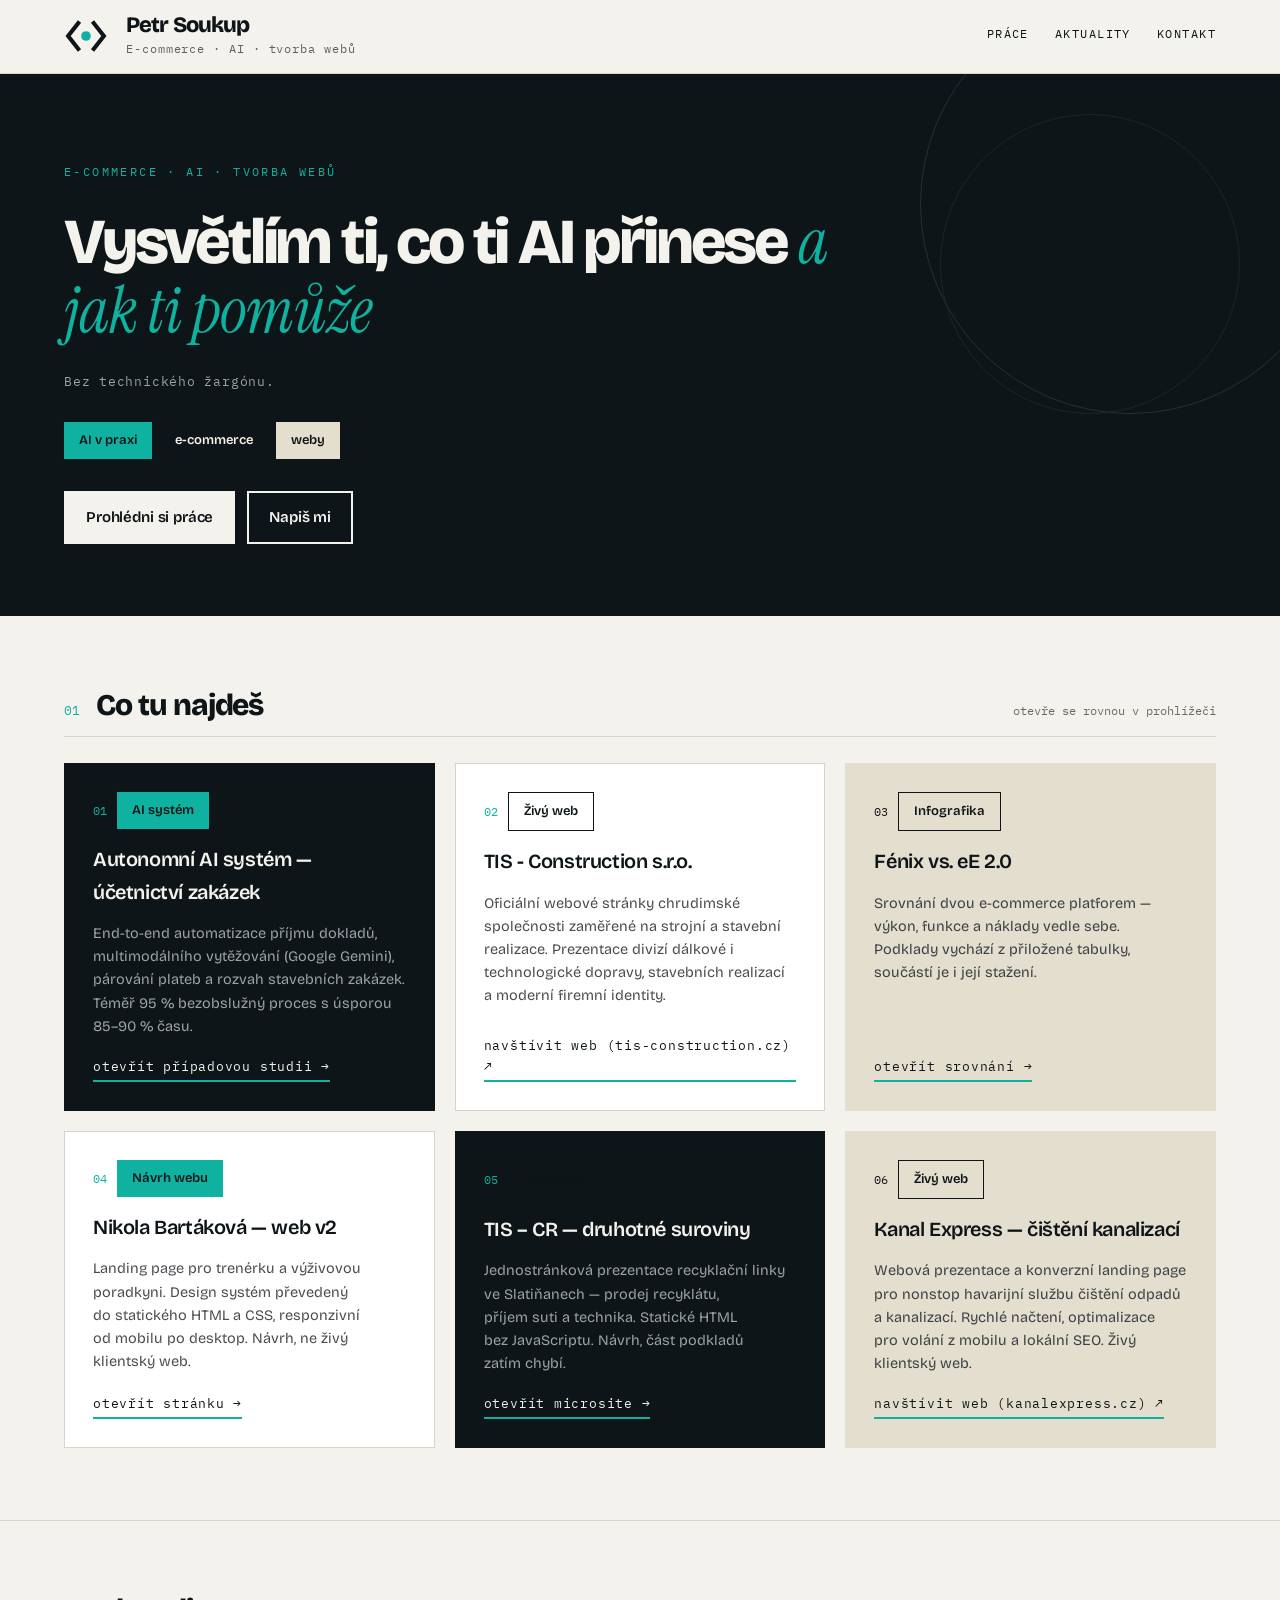
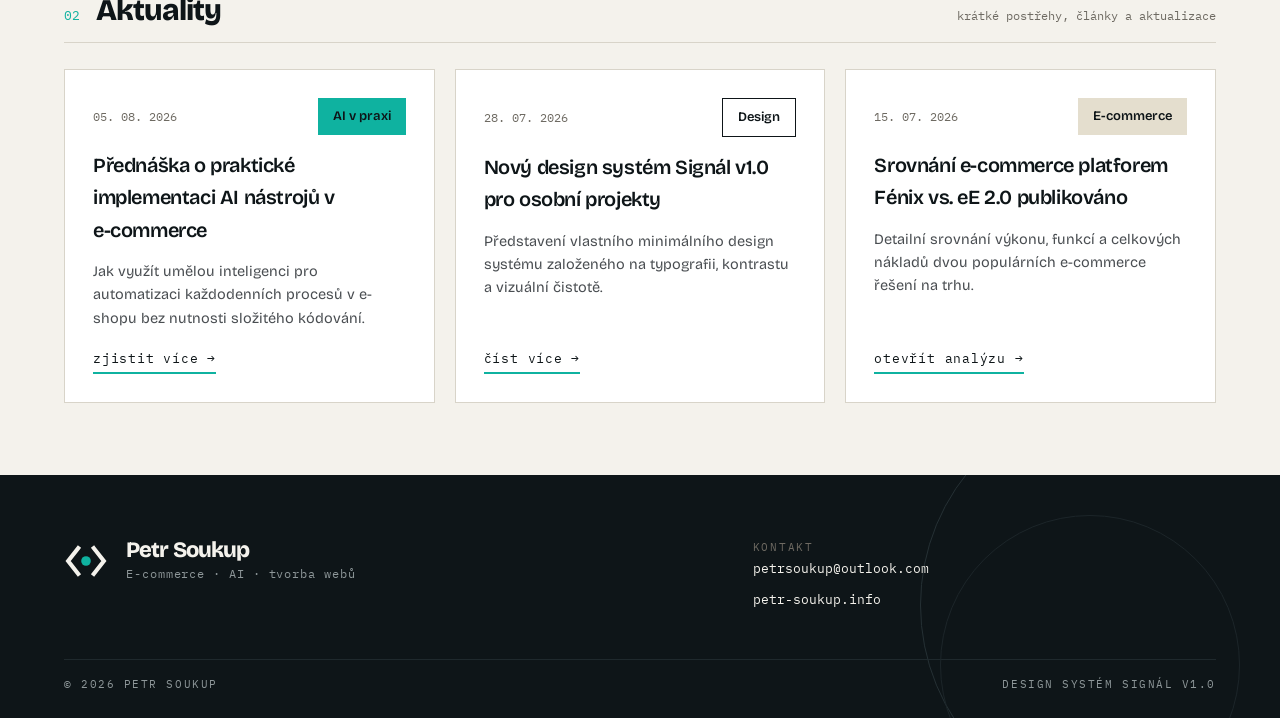
<file: index.html>
<!DOCTYPE html>
<html lang="cs">
  <head>
    <!-- Google Tag Manager -->
    <script>(function(w,d,s,l,i){w[l]=w[l]||[];w[l].push({'gtm.start':
    new Date().getTime(),event:'gtm.js'});var f=d.getElementsByTagName(s)[0],
    j=d.createElement(s),dl=l!='dataLayer'?'&l='+l:'';j.async=true;j.src=
    'https://www.googletagmanager.com/gtm.js?id='+i+dl;f.parentNode.insertBefore(j,f);
    })(window,document,'script','dataLayer','GTM-5NFFHHFL');</script>
    <!-- End Google Tag Manager -->
    <!-- Google tag (gtag.js) -->
    <script async src="https://www.googletagmanager.com/gtag/js?id=G-7S4MZM3EDQ"></script>
    <script>
      window.dataLayer = window.dataLayer || [];
      function gtag(){dataLayer.push(arguments);}
      gtag('js', new Date());

      gtag('config', 'G-7S4MZM3EDQ');
    </script>
    <meta charset="utf-8" />
    <meta name="viewport" content="width=device-width, initial-scale=1" />
    <title>Petr Soukup — e-commerce, AI a tvorba webů</title>
    <meta
      name="description"
      content="Vysvětlím ti, co ti AI přinese a jak ti pomůže. Bez technického žargónu. E-commerce, AI a tvorba webů."
    />
    <meta name="theme-color" content="#0e1518" />

    <meta property="og:type" content="website" />
    <meta property="og:title" content="Petr Soukup — e-commerce, AI a tvorba webů" />
    <meta
      property="og:description"
      content="Vysvětlím ti, co ti AI přinese a jak ti pomůže. Bez technického žargónu. E-commerce, AI a tvorba webů."
    />
    <meta property="og:locale" content="cs_CZ" />

    <!-- monogram ze značky: Signál plocha, „ps" v Inku -->
    <link
      rel="icon"
      href="data:image/svg+xml,%3Csvg xmlns='http://www.w3.org/2000/svg' viewBox='0 0 100 100'%3E%3Crect width='100' height='100' fill='%230FB2A0'/%3E%3Ctext x='50' y='68' text-anchor='middle' font-family='sans-serif' font-weight='800' font-size='52' letter-spacing='-3' fill='%230E1518'%3Eps%3C/text%3E%3C/svg%3E"
    />

    <link rel="preconnect" href="https://fonts.googleapis.com" />
    <link rel="preconnect" href="https://fonts.gstatic.com" crossorigin />
    <link
      rel="stylesheet"
      href="https://fonts.googleapis.com/css2?family=Bricolage+Grotesque:wght@400;600;800&amp;family=IBM+Plex+Mono:wght@400;500&amp;family=Instrument+Serif:ital@0;1&amp;display=swap"
    />
    <link rel="stylesheet" href="assets/site.css" />
    <link rel="stylesheet" href="assets/home.css" />

    <!-- Schema.org structured data -->
    <script type="application/ld+json">
    {
      "@context": "https://schema.org",
      "@graph": [
        {
          "@type": "WebSite",
          "@id": "https://petr-soukup.info/#website",
          "url": "https://petr-soukup.info/",
          "name": "Petr Soukup — e-commerce, AI a tvorba webů",
          "description": "Vysvětlím ti, co ti AI přinese a jak ti pomůže. Bez technického žargónu. E-commerce, AI a tvorba webů.",
          "inLanguage": "cs-CZ",
          "publisher": {
            "@id": "https://petr-soukup.info/#author"
          }
        },
        {
          "@type": "Person",
          "@id": "https://petr-soukup.info/#author",
          "name": "Petr Soukup",
          "jobTitle": "Specialista na e-commerce, AI a tvorbu webů",
          "email": "mailto:petrsoukup@outlook.com",
          "url": "https://petr-soukup.info/",
          "knowsAbout": ["E-commerce", "Umělá inteligence", "Tvorba webů", "Design systémy"]
        },
        {
          "@type": "WebPage",
          "@id": "https://petr-soukup.info/#webpage",
          "url": "https://petr-soukup.info/",
          "name": "Petr Soukup — e-commerce, AI a tvorba webů",
          "isPartOf": {
            "@id": "https://petr-soukup.info/#website"
          },
          "about": {
            "@id": "https://petr-soukup.info/#author"
          },
          "inLanguage": "cs-CZ"
        },
        {
          "@type": "ItemList",
          "@id": "https://petr-soukup.info/#aktuality-list",
          "name": "Aktuality",
          "description": "Krátké postřehy, články a aktualizace",
          "itemListElement": [
            {
              "@type": "ListItem",
              "position": 1,
              "item": {
                "@type": "NewsArticle",
                "headline": "Přednáška o praktické implementaci AI nástrojů v e-commerce",
                "description": "Jak využít umělou inteligenci pro automatizaci každodenních procesů v e-shopu bez nutnosti složitého kódování.",
                "datePublished": "2026-08-05",
                "inLanguage": "cs-CZ",
                "author": {
                  "@id": "https://petr-soukup.info/#author"
                },
                "publisher": {
                  "@id": "https://petr-soukup.info/#author"
                },
                "articleSection": "AI v praxi"
              }
            },
            {
              "@type": "ListItem",
              "position": 2,
              "item": {
                "@type": "NewsArticle",
                "headline": "Nový design systém Signál v1.0 pro osobní projekty",
                "description": "Představení vlastního minimálního design systému založeného na typografii, kontrastu a vizuální čistotě.",
                "datePublished": "2026-07-28",
                "inLanguage": "cs-CZ",
                "author": {
                  "@id": "https://petr-soukup.info/#author"
                },
                "publisher": {
                  "@id": "https://petr-soukup.info/#author"
                },
                "articleSection": "Design"
              }
            },
            {
              "@type": "ListItem",
              "position": 3,
              "item": {
                "@type": "NewsArticle",
                "headline": "Srovnání e-commerce platforem Fénix vs. eE 2.0 publikováno",
                "description": "Detailní srovnání výkonu, funkcí a celkových nákladů dvou populárních e-commerce řešení na trhu.",
                "datePublished": "2026-07-15",
                "url": "https://petr-soukup.info/fenix_vs_ee20.html",
                "inLanguage": "cs-CZ",
                "author": {
                  "@id": "https://petr-soukup.info/#author"
                },
                "publisher": {
                  "@id": "https://petr-soukup.info/#author"
                },
                "articleSection": "E-commerce"
              }
            }
          ]
        }
      ]
    }
    </script>
  </head>
  <body>
    <!-- Google Tag Manager (noscript) -->
    <noscript><iframe src="https://www.googletagmanager.com/ns.html?id=GTM-5NFFHHFL"
    height="0" width="0" style="display:none;visibility:hidden"></iframe></noscript>
    <!-- End Google Tag Manager (noscript) -->
    <a class="skip-link" href="#obsah">Přeskočit na obsah</a>

    <header class="site-header">
      <a class="logo" href="./" aria-label="Petr Soukup — domů">
        <svg
          class="logo__mark"
          viewBox="0 0 96 96"
          aria-hidden="true"
          focusable="false"
        >
          <g
            fill="none"
            stroke="#0E1518"
            stroke-width="9"
            stroke-linecap="square"
          >
            <path d="M31 20 L9 48 L31 76" />
            <path d="M65 20 L87 48 L65 76" />
          </g>
          <circle cx="48" cy="48" r="10.5" fill="#0FB2A0" />
        </svg>
        <span>
          <span class="logo__name">Petr Soukup</span>
          <span class="logo__role">E-commerce · AI · tvorba webů</span>
        </span>
      </a>

      <nav class="site-nav" aria-label="Hlavní navigace">
        <a href="#prace">Práce</a>
        <a href="#aktuality">Aktuality</a>
        <a href="#kontakt">Kontakt</a>
      </nav>
    </header>

    <main id="obsah">
      <section class="hero on-ink">
        <div class="hero__inner">
          <p class="hero__kicker">E-commerce · AI · tvorba webů</p>

          <h1 class="hero__title display">
            Vysvětlím ti, co ti AI přinese
            <span class="accent">a jak ti pomůže</span>
          </h1>

          <p class="hero__lead">Bez technického žargónu.</p>

          <ul class="hero__tags">
            <li><span class="tag tag--signal">AI v praxi</span></li>
            <li><span class="tag">e-commerce</span></li>
            <li><span class="tag tag--sand">weby</span></li>
          </ul>

          <div class="hero__actions">
            <a class="btn btn--primary" href="#prace">Prohlédni si práce</a>
            <a class="btn btn--secondary" href="#kontakt">Napiš mi</a>
          </div>
        </div>
      </section>

      <section class="work" id="prace">
        <div class="work__inner">
          <div class="section-head">
            <span class="section-head__num">01</span>
            <h2 class="h2">Co tu najdeš</h2>
            <span class="section-head__note">otevře se rovnou v prohlížeči</span>
          </div>

          <div class="work__grid">
            <a class="card card--ink work-card" href="automatizace-faktur.html">
              <div class="work-card__meta">
                <span class="card__num">01</span>
                <span class="tag tag--signal">AI systém</span>
              </div>
              <h3 class="card__title">Autonomní AI systém — účetnictví zakázek</h3>
              <p class="card__desc">
                End-to-end automatizace příjmu dokladů, multimodálního vytěžování (Google Gemini), párování plateb a rozvah stavebních zakázek. Téměř 95 % bezobslužný proces s úsporou 85–90 % času.
              </p>
              <span class="link-mono work-card__cue">otevřít případovou studii →</span>
            </a>

            <a class="card work-card" href="https://www.tis-construction.cz/" target="_blank" rel="noopener noreferrer">
              <div class="work-card__meta">
                <span class="card__num">02</span>
                <span class="tag tag--outline">Živý web</span>
              </div>
              <h3 class="card__title">TIS - Construction s.r.o.</h3>
              <p class="card__desc">
                Oficiální webové stránky chrudimské společnosti zaměřené na strojní a stavební realizace. Prezentace divizí dálkové i technologické dopravy, stavebních realizací a moderní firemní identity.
              </p>
              <span class="link-mono work-card__cue">navštívit web (tis-construction.cz) ↗</span>
            </a>

            <a class="card card--sand work-card" href="fenix_vs_ee20.html">
              <div class="work-card__meta">
                <span class="card__num">03</span>
                <span class="tag tag--outline">Infografika</span>
              </div>
              <h3 class="card__title">Fénix vs. eE 2.0</h3>
              <p class="card__desc">
                Srovnání dvou e-commerce platforem — výkon, funkce a náklady
                vedle sebe. Podklady vychází z přiložené tabulky, součástí je
                i její stažení.
              </p>
              <span class="link-mono work-card__cue">otevřít srovnání →</span>
            </a>

            <a class="card work-card" href="nikola/">
              <div class="work-card__meta">
                <span class="card__num">04</span>
                <span class="tag tag--signal">Návrh webu</span>
              </div>
              <h3 class="card__title">Nikola Bartáková — web v2</h3>
              <p class="card__desc">
                Landing page pro trenérku a výživovou poradkyni. Design systém
                převedený do statického HTML a CSS, responzivní od mobilu po
                desktop. Návrh, ne živý klientský web.
              </p>
              <span class="link-mono work-card__cue">otevřít stránku →</span>
            </a>

            <a class="card card--ink work-card" href="tiscr/">
              <div class="work-card__meta">
                <span class="card__num">05</span>
                <span class="tag tag--outline">Microsite</span>
              </div>
              <h3 class="card__title">TIS – CR — druhotné suroviny</h3>
              <p class="card__desc">
                Jednostránková prezentace recyklační linky ve Slatiňanech —
                prodej recyklátu, příjem suti a technika. Statické HTML bez
                JavaScriptu. Návrh, část podkladů zatím chybí.
              </p>
              <span class="link-mono work-card__cue">otevřít microsite →</span>
            </a>

            <a
              class="card card--sand work-card"
              href="https://kanalexpress.cz"
              target="_blank"
              rel="noopener noreferrer"
            >
              <div class="work-card__meta">
                <span class="card__num">06</span>
                <span class="tag tag--outline">Živý web</span>
              </div>
              <h3 class="card__title">Kanal Express — čištění kanalizací</h3>
              <p class="card__desc">
                Webová prezentace a konverzní landing page pro nonstop havarijní
                službu čištění odpadů a kanalizací. Rychlé načtení, optimalizace
                pro volání z mobilu a lokální SEO. Živý klientský web.
              </p>
              <span class="link-mono work-card__cue">navštívit web (kanalexpress.cz) ↗</span>
            </a>
          </div>
        </div>
      </section>

      <section class="news" id="aktuality">
        <div class="news__inner">
          <div class="section-head">
            <span class="section-head__num">02</span>
            <h2 class="h2">Aktuality</h2>
            <span class="section-head__note">krátké postřehy, články a aktualizace</span>
          </div>

          <div class="news__grid">
            <article class="card news-card">
              <div class="news-card__meta">
                <time class="card__date" datetime="2026-08-05">05. 08. 2026</time>
                <span class="tag tag--signal">AI v praxi</span>
              </div>
              <h3 class="card__title">Přednáška o praktické implementaci AI nástrojů v e-commerce</h3>
              <p class="card__desc">
                Jak využít umělou inteligenci pro automatizaci každodenních procesů v e-shopu bez nutnosti složitého kódování.
              </p>
              <a class="link-mono news-card__cue" href="#kontakt">zjistit více →</a>
            </article>

            <article class="card news-card">
              <div class="news-card__meta">
                <time class="card__date" datetime="2026-07-28">28. 07. 2026</time>
                <span class="tag tag--outline">Design</span>
              </div>
              <h3 class="card__title">Nový design systém Signál v1.0 pro osobní projekty</h3>
              <p class="card__desc">
                Představení vlastního minimálního design systému založeného na typografii, kontrastu a vizuální čistotě.
              </p>
              <a class="link-mono news-card__cue" href="#kontakt">číst více →</a>
            </article>

            <article class="card news-card">
              <div class="news-card__meta">
                <time class="card__date" datetime="2026-07-15">15. 07. 2026</time>
                <span class="tag tag--sand">E-commerce</span>
              </div>
              <h3 class="card__title">Srovnání e-commerce platforem Fénix vs. eE 2.0 publikováno</h3>
              <p class="card__desc">
                Detailní srovnání výkonu, funkcí a celkových nákladů dvou populárních e-commerce řešení na trhu.
              </p>
              <a class="link-mono news-card__cue" href="fenix_vs_ee20.html">otevřít analýzu →</a>
            </article>
          </div>
        </div>
      </section>
    </main>

    <footer class="site-footer on-ink" id="kontakt">
      <div class="site-footer__inner">
        <div>
          <span class="logo">
            <svg
              class="logo__mark"
              viewBox="0 0 96 96"
              aria-hidden="true"
              focusable="false"
            >
              <g
                fill="none"
                stroke="#F4F2EC"
                stroke-width="9"
                stroke-linecap="square"
              >
                <path d="M31 20 L9 48 L31 76" />
                <path d="M65 20 L87 48 L65 76" />
              </g>
              <circle cx="48" cy="48" r="10.5" fill="#0FB2A0" />
            </svg>
            <span>
              <span class="logo__name">Petr Soukup</span>
              <span class="logo__role">E-commerce · AI · tvorba webů</span>
            </span>
          </span>
        </div>

        <div>
          <p class="eyebrow">Kontakt</p>
          <ul class="site-footer__contact">
            <li><a href="mailto:petrsoukup@outlook.com">petrsoukup@outlook.com</a></li>
            <li>petr-soukup.info</li>
          </ul>
        </div>
      </div>

      <div class="site-footer__bottom">
        <span>© 2026 Petr Soukup</span>
        <span>Design systém Signál v1.0</span>
      </div>
    </footer>
  </body>
</html>
</file>
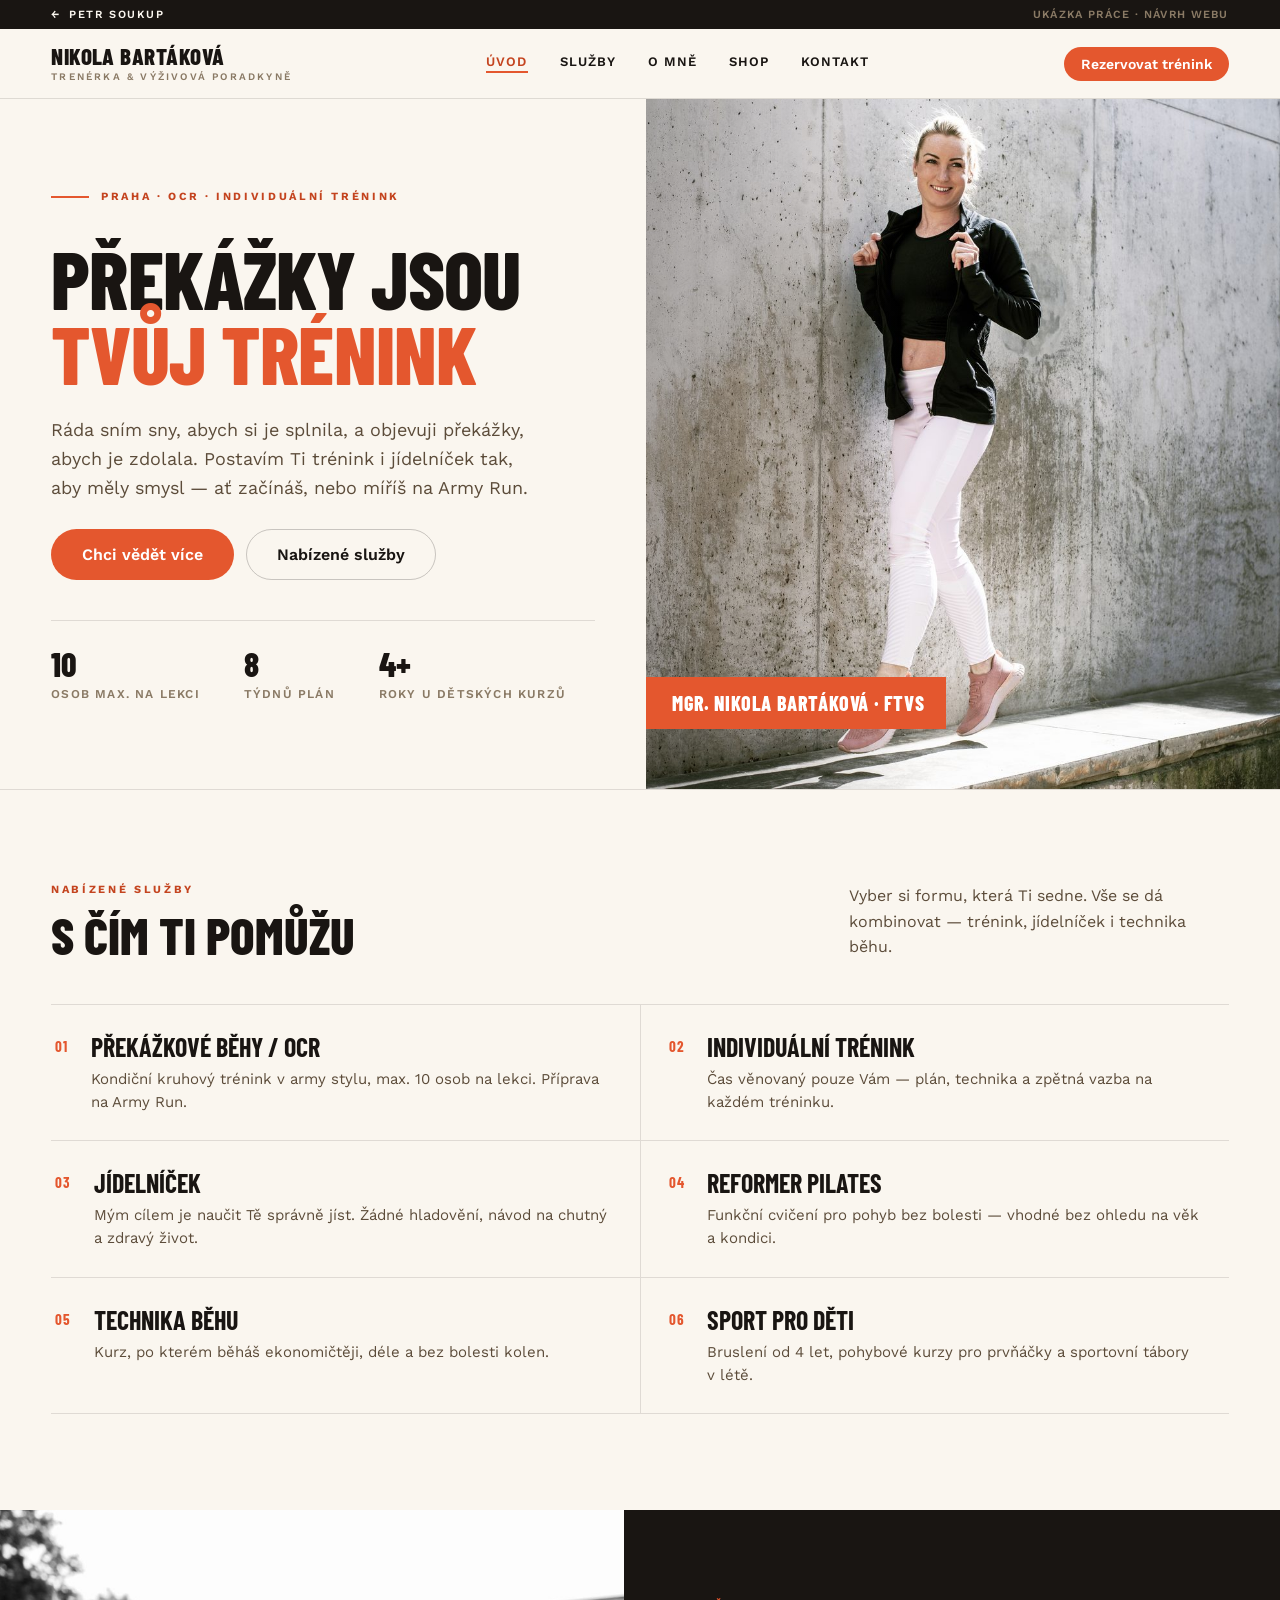
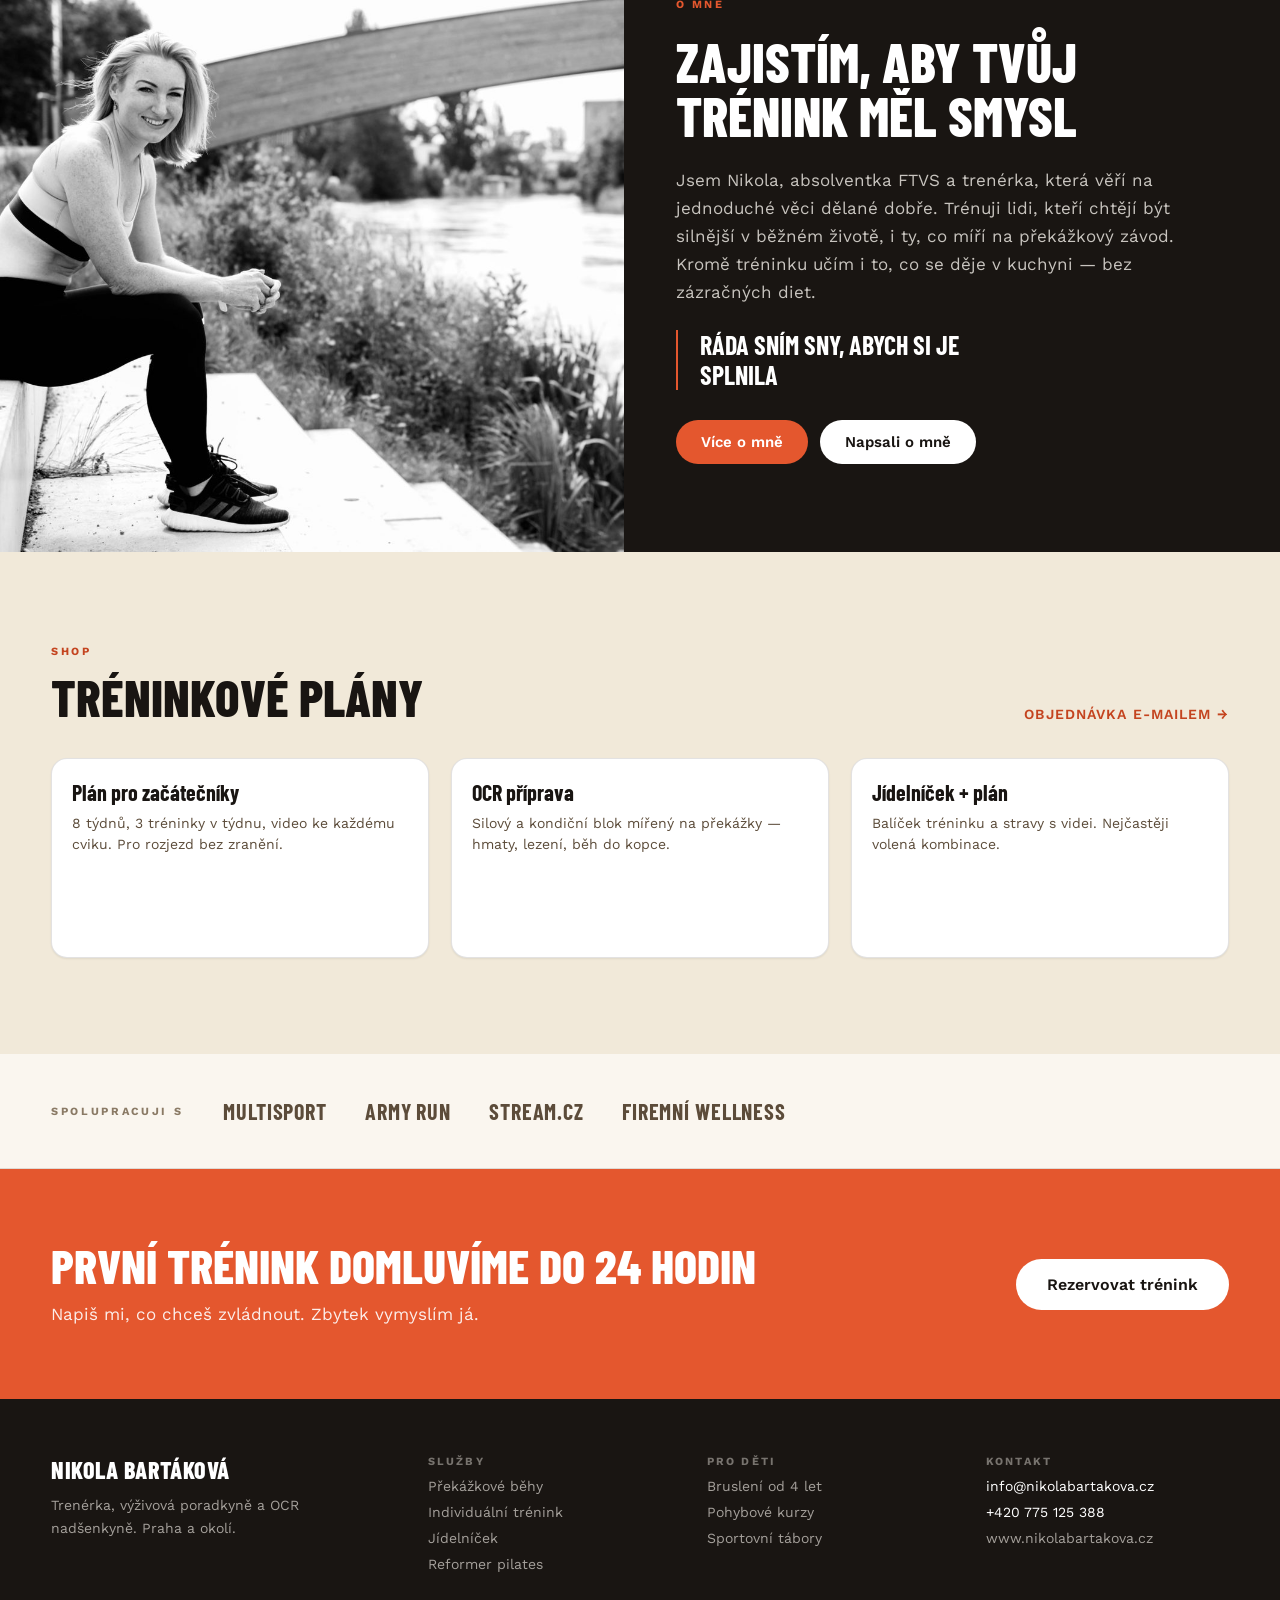
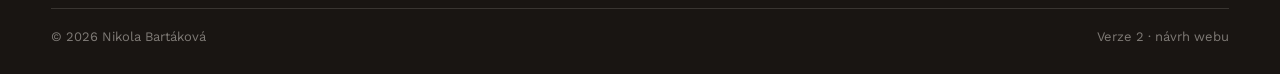
<file: nikola/index.html>
<!DOCTYPE html>
<html lang="cs">
  <head>
    <!-- Google Tag Manager -->
    <script>(function(w,d,s,l,i){w[l]=w[l]||[];w[l].push({'gtm.start':
    new Date().getTime(),event:'gtm.js'});var f=d.getElementsByTagName(s)[0],
    j=d.createElement(s),dl=l!='dataLayer'?'&l='+l:'';j.async=true;j.src=
    'https://www.googletagmanager.com/gtm.js?id='+i+dl;f.parentNode.insertBefore(j,f);
    })(window,document,'script','dataLayer','GTM-5NFFHHFL');</script>
    <!-- End Google Tag Manager -->
    <!-- Google tag (gtag.js) -->
    <script async src="https://www.googletagmanager.com/gtag/js?id=G-7S4MZM3EDQ"></script>
    <script>
      window.dataLayer = window.dataLayer || [];
      function gtag(){dataLayer.push(arguments);}
      gtag('js', new Date());

      gtag('config', 'G-7S4MZM3EDQ');
    </script>
    <meta charset="utf-8" />
    <meta name="viewport" content="width=device-width, initial-scale=1" />
    <title>Nikola Bartáková — trenérka &amp; výživová poradkyně</title>
    <meta
      name="description"
      content="Trenérka a výživová poradkyně z Prahy. Individuální trénink, překážkové běhy (OCR), jídelníček, reformer pilates, technika běhu a sport pro děti."
    />
    <meta name="theme-color" content="#faf6ef" />

    <meta property="og:type" content="website" />
    <meta
      property="og:title"
      content="Nikola Bartáková — trenérka &amp; výživová poradkyně"
    />
    <meta
      property="og:description"
      content="Překážky jsou tvůj trénink. Postavím Ti trénink i jídelníček tak, aby měly smysl."
    />
    <meta property="og:image" content="images/hero.jpg" />
    <meta property="og:locale" content="cs_CZ" />

    <link
      rel="icon"
      href="data:image/svg+xml,%3Csvg xmlns='http://www.w3.org/2000/svg' viewBox='0 0 100 100'%3E%3Crect width='100' height='100' fill='%23faf6ef'/%3E%3Ctext x='50' y='62' text-anchor='middle' font-family='sans-serif' font-weight='800' font-size='34' fill='%23e4572e'%3ENB%3C/text%3E%3C/svg%3E"
    />

    <link rel="preconnect" href="https://fonts.googleapis.com" />
    <link rel="preconnect" href="https://fonts.gstatic.com" crossorigin />
    <link
      rel="stylesheet"
      href="https://fonts.googleapis.com/css2?family=Barlow+Condensed:wght@600;700;800&amp;family=Work+Sans:wght@400;500;600;700&amp;display=swap"
    />
    <link rel="stylesheet" href="styles.css" />

    <!-- Schema.org structured data -->
    <script type="application/ld+json">
    {
      "@context": "https://schema.org",
      "@graph": [
        {
          "@type": ["Person", "LocalBusiness"],
          "@id": "https://petr-soukup.info/nikola/#person",
          "name": "Nikola Bartáková",
          "jobTitle": "Trenérka & výživová poradkyně",
          "description": "Trenérka a výživová poradkyně z Prahy. Individuální trénink, překážkové běhy (OCR), jídelníček, reformer pilates, technika běhu a sport pro děti.",
          "address": {
            "@type": "PostalAddress",
            "addressLocality": "Praha",
            "addressCountry": "CZ"
          },
          "knowsAbout": [
            "Individuální trénink",
            "Výživové poradenství",
            "Překážkové běhy (OCR)",
            "Reformer pilates",
            "Technika běhu",
            "Sport pro děti"
          ]
        },
        {
          "@type": "WebPage",
          "@id": "https://petr-soukup.info/nikola/#webpage",
          "url": "https://petr-soukup.info/nikola/",
          "name": "Nikola Bartáková — trenérka & výživová poradkyně",
          "inLanguage": "cs-CZ"
        },
        {
          "@type": "BreadcrumbList",
          "@id": "https://petr-soukup.info/nikola/#breadcrumb",
          "itemListElement": [
            {
              "@type": "ListItem",
              "position": 1,
              "name": "Domů",
              "item": "https://petr-soukup.info/"
            },
            {
              "@type": "ListItem",
              "position": 2,
              "name": "Nikola Bartáková",
              "item": "https://petr-soukup.info/nikola/"
            }
          ]
        }
      ]
    }
    </script>
  </head>
  <body>
    <!-- Google Tag Manager (noscript) -->
    <noscript><iframe src="https://www.googletagmanager.com/ns.html?id=GTM-5NFFHHFL"
    height="0" width="0" style="display:none;visibility:hidden"></iframe></noscript>
    <!-- End Google Tag Manager (noscript) -->
    <a class="skip-link" href="#obsah">Přeskočit na obsah</a>

    <div class="site-frame">
      <a class="site-frame__back" href="../">
        <span aria-hidden="true">←</span> Petr Soukup
      </a>
      <span class="site-frame__note">Ukázka práce · návrh webu</span>
    </div>

    <header class="site-header">
      <a class="brand" href="#uvod">
        <span class="brand__name">Nikola Bartáková</span>
        <span class="brand__role">Trenérka &amp; výživová poradkyně</span>
      </a>

      <button
        class="nav-toggle"
        type="button"
        aria-expanded="false"
        aria-controls="hlavni-navigace"
      >
        <span></span>
        <span></span>
        <span></span>
        <span class="visually-hidden">Menu</span>
      </button>

      <nav class="main-nav" id="hlavni-navigace" aria-label="Hlavní navigace">
        <a href="#uvod" class="is-active">Úvod</a>
        <a href="#sluzby">Služby</a>
        <a href="#o-mne">O mně</a>
        <a href="#shop">Shop</a>
        <a href="#kontakt">Kontakt</a>
      </nav>

      <a class="btn btn--primary btn--sm" href="mailto:info@nikolabartakova.cz?subject=Rezervace%20tréninku"
        >Rezervovat trénink</a
      >
    </header>

    <main id="obsah">
      <section class="hero" id="uvod">
        <div class="hero__content">
          <p class="hero__kicker eyebrow">Praha · OCR · individuální trénink</p>

          <h1 class="hero__title">
            Překážky jsou<br /><em>tvůj trénink</em>
          </h1>

          <p class="hero__lead">
            Ráda sním sny, abych si je splnila, a objevuji překážky, abych je
            zdolala. Postavím Ti trénink i jídelníček tak, aby měly smysl — ať
            začínáš, nebo míříš na Army Run.
          </p>

          <div class="hero__actions">
            <a class="btn btn--primary btn--lg" href="#sluzby">Chci vědět více</a>
            <a class="btn btn--secondary btn--lg" href="#sluzby">Nabízené služby</a>
          </div>

          <ul class="hero__stats">
            <li class="stat">
              <span class="stat__value">10</span>
              <span class="stat__label">osob max. na lekci</span>
            </li>
            <li class="stat">
              <span class="stat__value">8</span>
              <span class="stat__label">týdnů plán</span>
            </li>
            <li class="stat">
              <span class="stat__value">4+</span>
              <span class="stat__label">roky u dětských kurzů</span>
            </li>
          </ul>
        </div>

        <div class="hero__media">
          <img
            src="images/hero.jpg"
            alt="Nikola Bartáková ve sportovním oblečení opřená o betonovou zeď"
            width="1600"
            height="1068"
            fetchpriority="high"
          />
          <p class="hero__badge">Mgr. Nikola Bartáková · FTVS</p>
        </div>
      </section>

      <section class="services" id="sluzby">
        <div class="section-head">
          <div>
            <span class="eyebrow">Nabízené služby</span>
            <h2 class="section-title">S čím Ti pomůžu</h2>
          </div>
          <p class="section-head__note">
            Vyber si formu, která Ti sedne. Vše se dá kombinovat — trénink,
            jídelníček i technika běhu.
          </p>
        </div>

        <div class="services__grid">
          <article class="service">
            <span class="service__number" aria-hidden="true">01</span>
            <div>
              <h3 class="service__title">Překážkové běhy / OCR</h3>
              <p class="service__desc">
                Kondiční kruhový trénink v army stylu, max. 10 osob na lekci.
                Příprava na Army Run.
              </p>
            </div>
          </article>

          <article class="service">
            <span class="service__number" aria-hidden="true">02</span>
            <div>
              <h3 class="service__title">Individuální trénink</h3>
              <p class="service__desc">
                Čas věnovaný pouze Vám — plán, technika a zpětná vazba na každém
                tréninku.
              </p>
            </div>
          </article>

          <article class="service">
            <span class="service__number" aria-hidden="true">03</span>
            <div>
              <h3 class="service__title">Jídelníček</h3>
              <p class="service__desc">
                Mým cílem je naučit Tě správně jíst. Žádné hladovění, návod na
                chutný a zdravý život.
              </p>
            </div>
          </article>

          <article class="service">
            <span class="service__number" aria-hidden="true">04</span>
            <div>
              <h3 class="service__title">Reformer pilates</h3>
              <p class="service__desc">
                Funkční cvičení pro pohyb bez bolesti — vhodné bez ohledu na věk
                a kondici.
              </p>
            </div>
          </article>

          <article class="service">
            <span class="service__number" aria-hidden="true">05</span>
            <div>
              <h3 class="service__title">Technika běhu</h3>
              <p class="service__desc">
                Kurz, po kterém běháš ekonomičtěji, déle a bez bolesti kolen.
              </p>
            </div>
          </article>

          <article class="service">
            <span class="service__number" aria-hidden="true">06</span>
            <div>
              <h3 class="service__title">Sport pro děti</h3>
              <p class="service__desc">
                Bruslení od 4 let, pohybové kurzy pro prvňáčky a sportovní
                tábory v létě.
              </p>
            </div>
          </article>
        </div>
      </section>

      <section class="about" id="o-mne">
        <div class="about__media">
          <img
            src="images/about.jpg"
            alt="Nikola Bartáková sedící na břehu řeky"
            width="1600"
            height="1067"
            loading="lazy"
          />
        </div>

        <div class="about__content">
          <span class="eyebrow">O mně</span>
          <h2 class="about__title">Zajistím, aby Tvůj trénink měl smysl</h2>
          <p class="about__text">
            Jsem Nikola, absolventka FTVS a trenérka, která věří na jednoduché
            věci dělané dobře. Trénuji lidi, kteří chtějí být silnější v běžném
            životě, i ty, co míří na překážkový závod. Kromě tréninku učím i to,
            co se děje v kuchyni — bez zázračných diet.
          </p>
          <blockquote class="about__quote">
            Ráda sním sny, abych si je splnila
          </blockquote>
          <div class="about__actions">
            <a class="btn btn--primary btn--md" href="#kontakt">Více o mně</a>
            <a class="btn btn--inverse btn--md" href="#kontakt">Napsali o mně</a>
          </div>
        </div>
      </section>

      <section class="shop" id="shop">
        <div class="section-head">
          <div>
            <span class="eyebrow">Shop</span>
            <h2 class="section-title">Tréninkové plány</h2>
          </div>
          <a
            class="shop__link"
            href="mailto:info@nikolabartakova.cz?subject=Objednávka%20tréninkového%20plánu"
            >Objednávka e-mailem →</a
          >
        </div>

        <div class="shop__grid">
          <article class="card">
            <h3 class="card__title">Plán pro začátečníky</h3>
            <p class="card__desc">
              8 týdnů, 3 tréninky v týdnu, video ke každému cviku. Pro rozjezd
              bez zranění.
            </p>
          </article>

          <article class="card">
            <h3 class="card__title">OCR příprava</h3>
            <p class="card__desc">
              Silový a kondiční blok mířený na překážky — hmaty, lezení, běh do
              kopce.
            </p>
          </article>

          <article class="card">
            <h3 class="card__title">Jídelníček + plán</h3>
            <p class="card__desc">
              Balíček tréninku a stravy s videi. Nejčastěji volená kombinace.
            </p>
          </article>
        </div>
      </section>

      <section class="partners" aria-label="Spolupráce">
        <span class="eyebrow">Spolupracuji s</span>
        <ul class="partners__list">
          <li>Multisport</li>
          <li>Army Run</li>
          <li>Stream.cz</li>
          <li>Firemní wellness</li>
        </ul>
      </section>

      <section class="cta" id="kontakt">
        <div>
          <h2 class="cta__title">První trénink domluvíme do 24 hodin</h2>
          <p class="cta__text">
            Napiš mi, co chceš zvládnout. Zbytek vymyslím já.
          </p>
        </div>
        <a
          class="btn btn--inverse btn--lg"
          href="mailto:info@nikolabartakova.cz?subject=Rezervace%20tréninku"
          >Rezervovat trénink</a
        >
      </section>
    </main>

    <footer class="site-footer">
      <div class="site-footer__top">
        <div>
          <div class="site-footer__brand">Nikola Bartáková</div>
          <p class="site-footer__tagline">
            Trenérka, výživová poradkyně a OCR nadšenkyně. Praha a okolí.
          </p>
        </div>

        <div class="site-footer__col">
          <h3>Služby</h3>
          <ul>
            <li><a href="#sluzby">Překážkové běhy</a></li>
            <li><a href="#sluzby">Individuální trénink</a></li>
            <li><a href="#sluzby">Jídelníček</a></li>
            <li><a href="#sluzby">Reformer pilates</a></li>
          </ul>
        </div>

        <div class="site-footer__col">
          <h3>Pro děti</h3>
          <ul>
            <li><a href="#sluzby">Bruslení od 4 let</a></li>
            <li><a href="#sluzby">Pohybové kurzy</a></li>
            <li><a href="#sluzby">Sportovní tábory</a></li>
          </ul>
        </div>

        <div class="site-footer__col">
          <h3>Kontakt</h3>
          <ul>
            <li>
              <a class="is-strong" href="mailto:info@nikolabartakova.cz"
                >info@nikolabartakova.cz</a
              >
            </li>
            <li>
              <a class="is-strong" href="tel:+420775125388">+420 775 125 388</a>
            </li>
            <li>
              <a href="https://www.nikolabartakova.cz"
                >www.nikolabartakova.cz</a
              >
            </li>
          </ul>
        </div>
      </div>

      <div class="site-footer__bottom">
        <span>© 2026 Nikola Bartáková</span>
        <span>Verze 2 · návrh webu</span>
      </div>
    </footer>

    <script>
      // Mobilní menu
      const toggle = document.querySelector(".nav-toggle");
      const nav = document.querySelector(".main-nav");

      toggle.addEventListener("click", () => {
        const open = toggle.getAttribute("aria-expanded") === "true";
        toggle.setAttribute("aria-expanded", String(!open));
        nav.classList.toggle("is-open", !open);
      });

      // Po kliknutí na odkaz menu zavřeme
      nav.addEventListener("click", (e) => {
        if (e.target.tagName === "A") {
          toggle.setAttribute("aria-expanded", "false");
          nav.classList.remove("is-open");
        }
      });

      // Zvýraznění aktivní položky navigace podle scrollu
      const links = Array.from(nav.querySelectorAll("a"));
      const sections = links
        .map((link) => document.querySelector(link.getAttribute("href")))
        .filter(Boolean);

      if ("IntersectionObserver" in window && sections.length) {
        const observer = new IntersectionObserver(
          (entries) => {
            entries.forEach((entry) => {
              if (!entry.isIntersecting) return;
              links.forEach((link) =>
                link.classList.toggle(
                  "is-active",
                  link.getAttribute("href") === "#" + entry.target.id
                )
              );
            });
          },
          { rootMargin: "-45% 0px -50% 0px" }
        );

        sections.forEach((section) => observer.observe(section));
      }
    </script>
  </body>
</html>
</file>
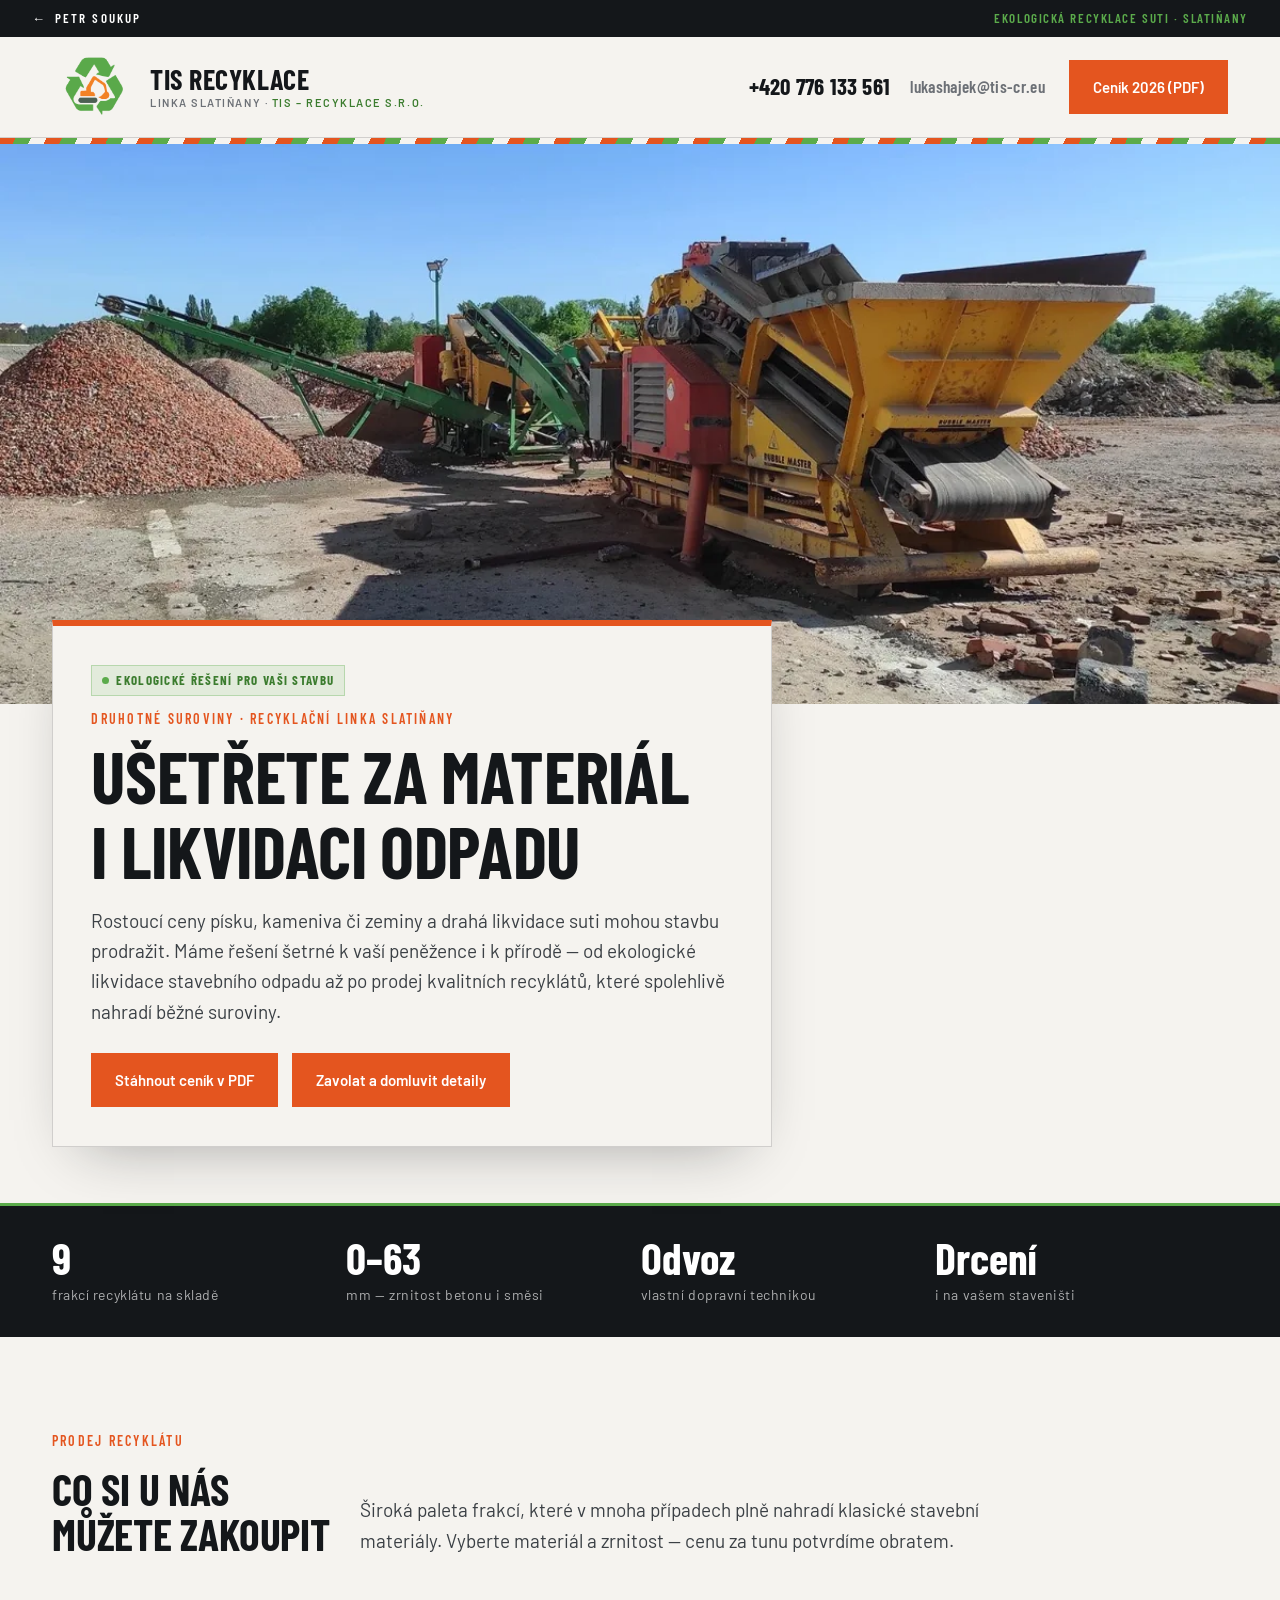
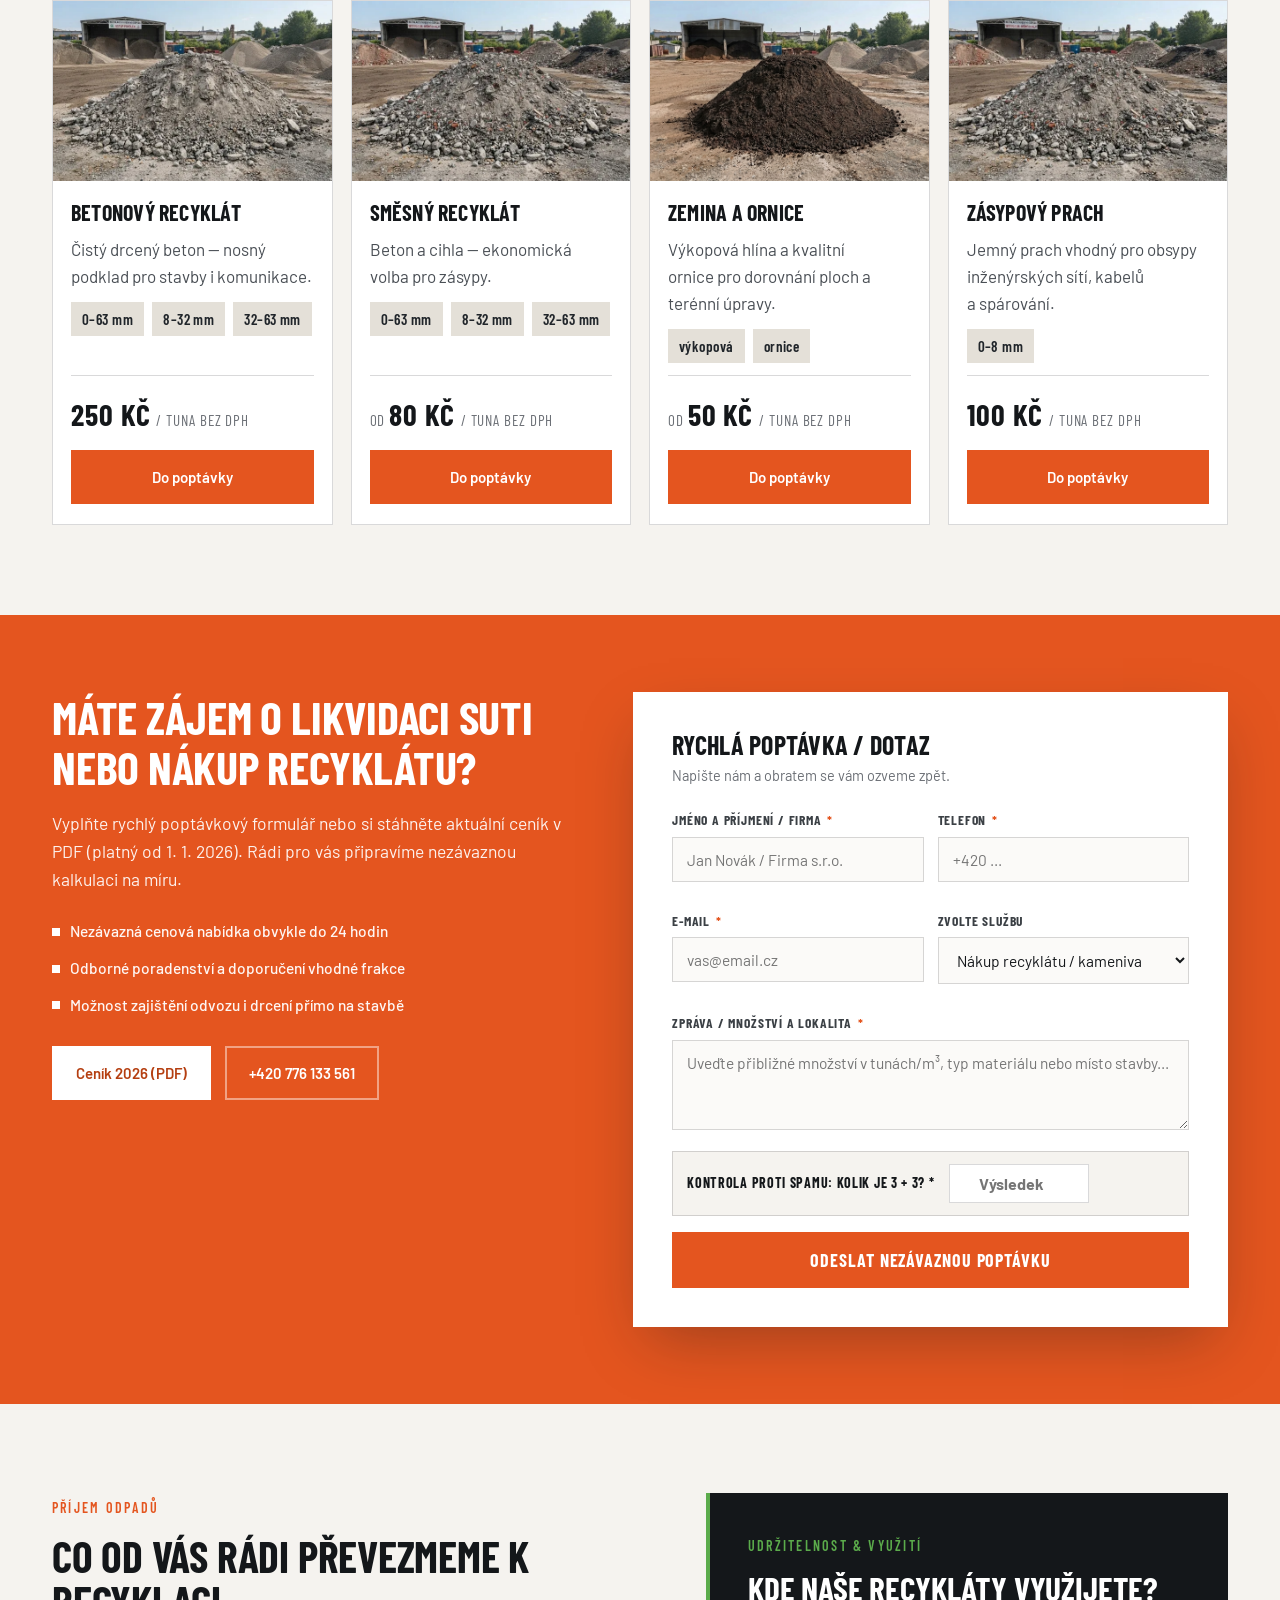
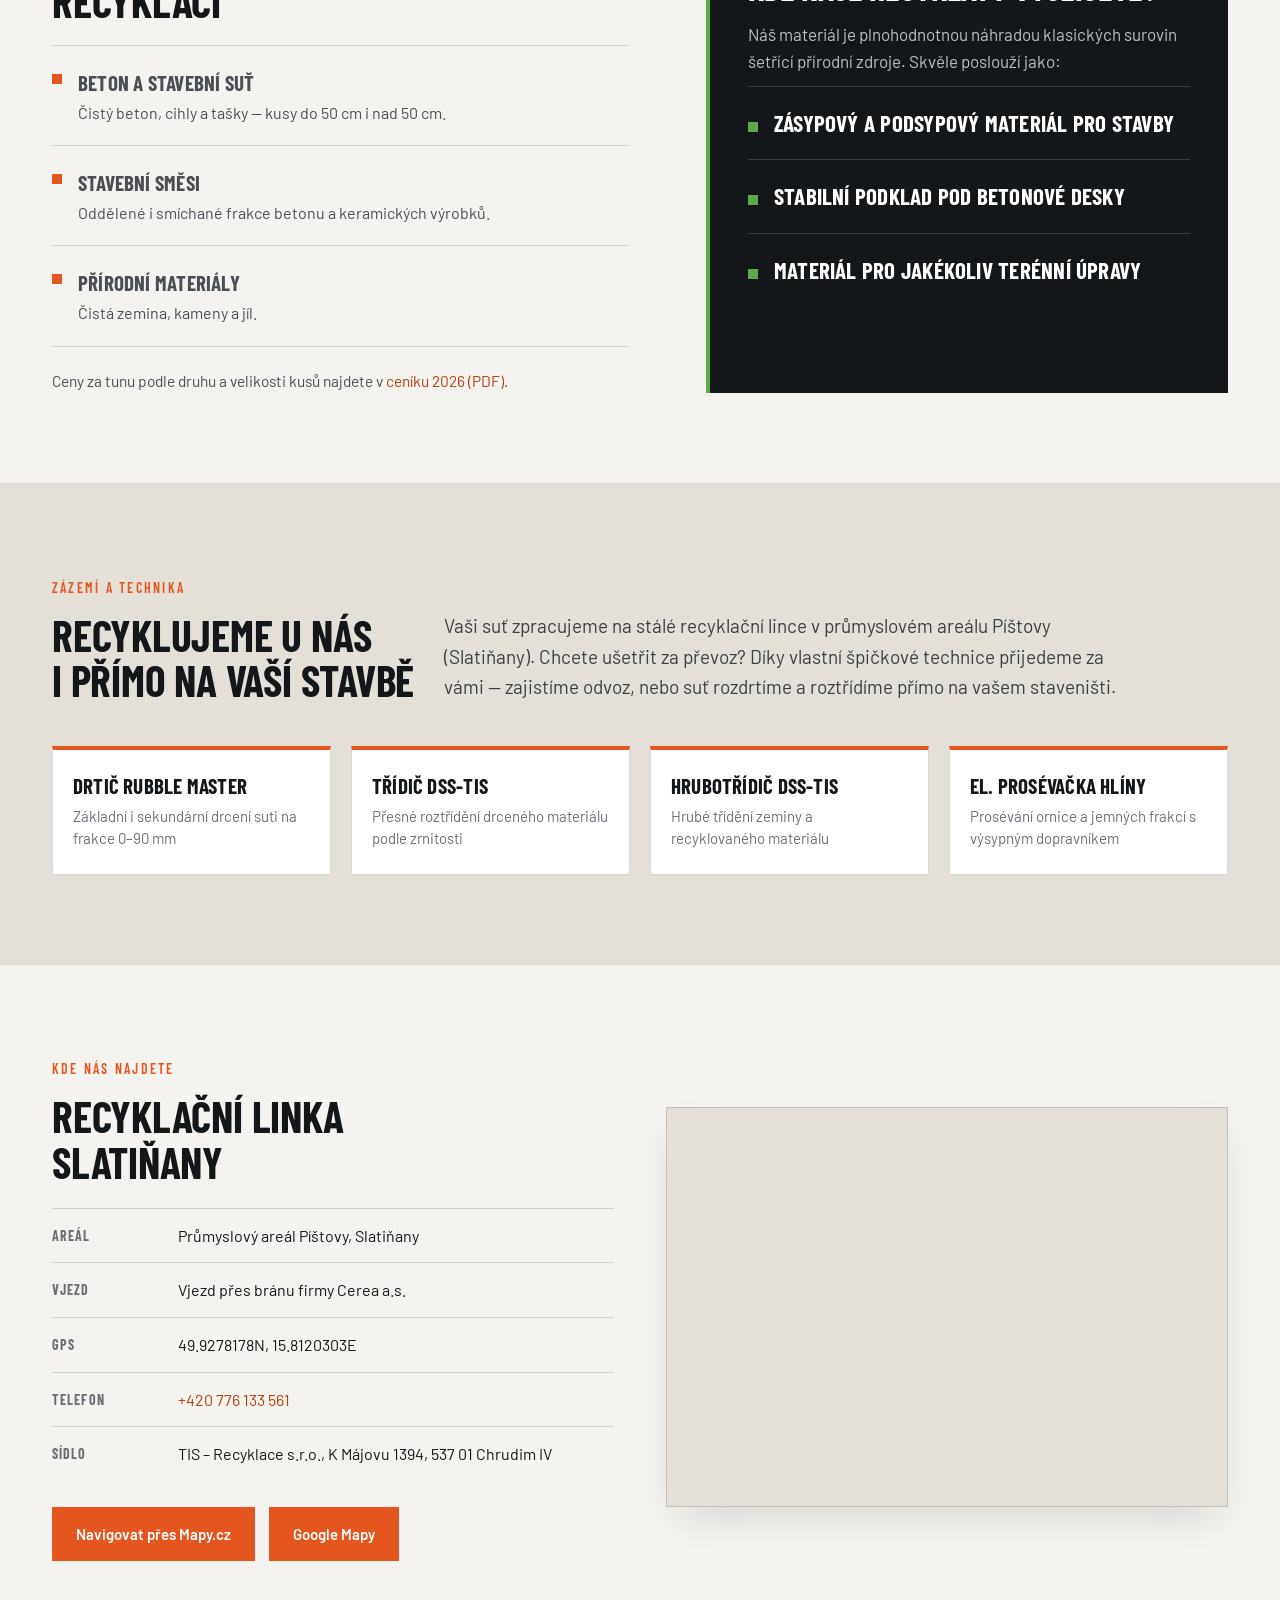
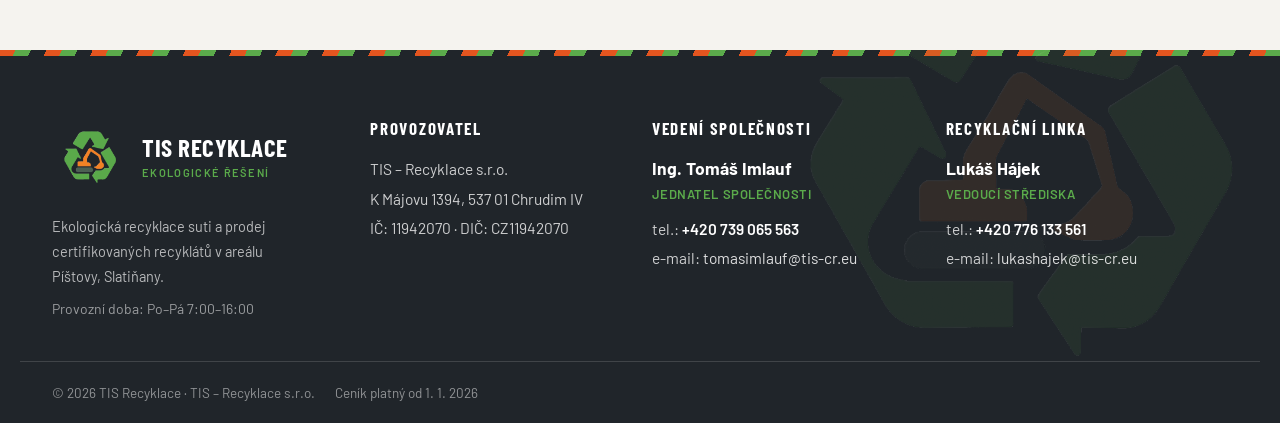
<file: tiscr/index.html>
<!DOCTYPE html>
<html lang="cs">

<head>
  <!-- Google Tag Manager -->
  <script>(function (w, d, s, l, i) {
      w[l] = w[l] || []; w[l].push({
        'gtm.start':
          new Date().getTime(), event: 'gtm.js'
      }); var f = d.getElementsByTagName(s)[0],
        j = d.createElement(s), dl = l != 'dataLayer' ? '&l=' + l : ''; j.async = true; j.src =
          'https://www.googletagmanager.com/gtm.js?id=' + i + dl; f.parentNode.insertBefore(j, f);
    })(window, document, 'script', 'dataLayer', 'GTM-5NFFHHFL');</script>
  <!-- End Google Tag Manager -->
  <!-- Google tag (gtag.js) -->
  <script async src="https://www.googletagmanager.com/gtag/js?id=G-7S4MZM3EDQ"></script>
  <script>
    window.dataLayer = window.dataLayer || [];
    function gtag() { dataLayer.push(arguments); }
    gtag('js', new Date());

    gtag('config', 'G-7S4MZM3EDQ');
  </script>
  <meta charset="utf-8">
  <meta name="viewport" content="width=device-width,initial-scale=1">
  <title>TIS Recyklace — Druhotné suroviny a recyklace suti Slatiňany</title>
  <meta name="description"
    content="TIS Recyklace — Recyklační linka Slatiňany. Prodej betonového a směsného recyklátu, zeminy a prachu, ekologická likvidace stavební suti. Drcení a třídění i přímo na stavbě.">
  <meta name="theme-color" content="#f5f3ef">

  <meta property="og:type" content="website">
  <meta property="og:title" content="TIS Recyklace — Druhotné suroviny a recyklační linka">
  <meta property="og:description"
    content="Ušetřete za materiál i likvidaci odpadu. Recykláty, které nahradí běžné stavební suroviny.">
  <meta property="og:image" content="assets/hero.webp">
  <meta property="og:locale" content="cs_CZ">

  <link rel="icon" type="image/png" href="logo_tis_recyklace.png">

  <link rel="preconnect" href="https://fonts.googleapis.com">
  <link rel="preconnect" href="https://fonts.gstatic.com" crossorigin>
  <link rel="stylesheet"
    href="https://fonts.googleapis.com/css2?family=Barlow:wght@400;500;600;700&amp;family=Barlow+Condensed:wght@600;700&amp;display=swap">

  <!-- Schema.org structured data -->
  <script type="application/ld+json">
{
  "@context": "https://schema.org",
  "@graph": [
    {
      "@type": ["Organization", "LocalBusiness"],
      "@id": "https://petr-soukup.info/tiscr/#organization",
      "name": "TIS Recyklace",
      "legalName": "TIS – CR s.r.o.",
      "description": "Recyklační linka Slatiňany — prodej betonového a směsného recyklátu, zeminy a prachu, ekologická likvidace stavební suti. Drcení a třídění i přímo na stavbě.",
      "address": {
        "@type": "PostalAddress",
        "addressLocality": "Slatiňany",
        "addressCountry": "CZ"
      },
      "knowsAbout": [
        "Druhotné suroviny",
        "Recyklace stavební suti",
        "Betonový recyklát",
        "Drcení a třídění na stavbě"
      ]
    },
    {
      "@type": "WebPage",
      "@id": "https://petr-soukup.info/tiscr/#webpage",
      "url": "https://petr-soukup.info/tiscr/",
      "name": "TIS Recyklace — Druhotné suroviny Slatiňany",
      "inLanguage": "cs-CZ"
    },
    {
      "@type": "BreadcrumbList",
      "@id": "https://petr-soukup.info/tiscr/#breadcrumb",
      "itemListElement": [
        {
          "@type": "ListItem",
          "position": 1,
          "name": "Domů",
          "item": "https://petr-soukup.info/"
        },
        {
          "@type": "ListItem",
          "position": 2,
          "name": "TIS Recyklace",
          "item": "https://petr-soukup.info/tiscr/"
        }
      ]
    }
  ]
}
</script>

  <style>
    :root {
      --ink: #14171a;
      --ink2: #20252a;
      --paper: #f5f3ef;
      --conc: #e4e0d8;
      --acc: #e4551f;
      --accdk: #b53f11;
      --green: #5bab4b;
      --greendk: #3b7c2e;
      --green-bg: rgba(91, 171, 75, .12);
      --green-border: rgba(91, 171, 75, .32);
      --line: rgba(20, 23, 26, .16);
      --mut: #6c7076
    }

    * {
      box-sizing: border-box
    }

    html {
      scroll-behavior: smooth
    }

    body {
      margin: 0;
      background: var(--paper);
      color: var(--ink);
      font-family: Barlow, system-ui, sans-serif;
      font-size: 17px;
      line-height: 1.6;
      -webkit-font-smoothing: antialiased;
      overflow-wrap: break-word
    }

    img {
      display: block
    }

    .fill {
      width: 100%;
      height: 100%;
      object-fit: cover
    }

    .ph-todo {
      width: 100%;
      height: 100%;
      display: flex;
      align-items: center;
      justify-content: center;
      text-align: center;
      padding: 16px;
      font-size: 13px;
      letter-spacing: .06em;
      text-transform: uppercase;
      color: var(--mut);
      font-family: "Barlow Condensed", sans-serif;
      font-weight: 600;
      background: repeating-linear-gradient(135deg, var(--conc) 0 10px, #dcd7cd 10px 20px)
    }

    a {
      color: var(--accdk);
      text-decoration: none
    }

    a:hover {
      color: var(--ink)
    }

    h1,
    h2,
    h3,
    .dsp {
      font-family: "Barlow Condensed", Barlow, sans-serif;
      font-weight: 700;
      text-transform: uppercase;
      line-height: 1.04;
      letter-spacing: -.005em;
      margin: 0
    }

    h1 {
      font-size: clamp(44px, 5.6vw, 86px)
    }

    h2 {
      font-size: clamp(30px, 3.4vw, 50px)
    }

    h3 {
      font-size: 22px;
      letter-spacing: .01em
    }

    p {
      margin: 0;
      text-wrap: pretty
    }

    .wrap {
      max-width: 1240px;
      margin: 0 auto;
      padding: 0 32px
    }

    .kick {
      font-family: "Barlow Condensed", sans-serif;
      font-weight: 600;
      text-transform: uppercase;
      letter-spacing: .16em;
      font-size: 14px;
      color: var(--acc)
    }

    .kick.green {
      color: var(--greendk)
    }

    .eco-pill {
      display: inline-flex;
      align-items: center;
      gap: 7px;
      background: var(--green-bg);
      border: 1px solid var(--green-border);
      color: var(--greendk);
      font-family: "Barlow Condensed", sans-serif;
      font-weight: 700;
      font-size: 13px;
      letter-spacing: .1em;
      text-transform: uppercase;
      padding: 4px 10px;
      margin-bottom: 12px
    }

    .eco-pill i {
      width: 7px;
      height: 7px;
      background: var(--green);
      border-radius: 50%;
      display: inline-block
    }

    .lead {
      font-size: 19px;
      color: #3b4045;
      max-width: 62ch
    }

    .body {
      color: #4a4f55
    }

    .hair {
      height: 6px;
      background: repeating-linear-gradient(115deg, var(--acc) 0 14px, var(--green) 14px 28px, transparent 28px 42px)
    }

    /* header */
    header {
      position: sticky;
      top: 0;
      z-index: 50;
      background: rgba(245, 243, 239, .95);
      backdrop-filter: blur(10px);
      border-bottom: 1px solid var(--line)
    }

    .hd {
      display: flex;
      align-items: center;
      gap: 24px;
      padding-block: 8px
    }

    .logo {
      font-family: "Barlow Condensed", sans-serif;
      font-weight: 700;
      text-transform: uppercase;
      font-size: 28px;
      letter-spacing: .02em;
      line-height: 1.05;
      display: flex;
      align-items: center;
      gap: 14px;
      color: var(--ink);
      text-decoration: none
    }

    .logo-img {
      width: 84px;
      height: 84px;
      object-fit: contain;
      flex-shrink: 0;
      transition: transform .2s ease
    }

    .logo:hover .logo-img {
      transform: scale(1.05) rotate(-2deg)
    }

    .logo-text {
      display: flex;
      flex-direction: column
    }

    .logo small {
      display: block;
      font-family: Barlow;
      font-size: 11px;
      font-weight: 600;
      letter-spacing: .14em;
      color: var(--mut);
      text-transform: uppercase;
      margin-top: 2px
    }

    .logo small span {
      color: var(--greendk)
    }

    .hd-contact {
      display: flex;
      align-items: center;
      gap: 20px;
      margin-left: auto
    }

    .tel {
      font-family: "Barlow Condensed", sans-serif;
      font-weight: 700;
      font-size: 23px;
      letter-spacing: .01em;
      color: var(--ink);
      white-space: nowrap
    }

    .hd-mail {
      font-family: "Barlow Condensed", sans-serif;
      font-weight: 600;
      font-size: 17px;
      letter-spacing: .02em;
      color: var(--mut);
      white-space: nowrap;
      transition: color .15s
    }

    .hd-mail:hover {
      color: var(--acc)
    }

    .btn {
      display: inline-flex;
      align-items: center;
      justify-content: center;
      gap: 10px;
      font-weight: 600;
      font-size: 15px;
      padding: 13px 22px;
      border: 2px solid var(--acc);
      background: var(--acc);
      color: #fff;
      cursor: pointer;
      transition: .15s
    }

    .btn:hover {
      background: var(--accdk);
      border-color: var(--accdk);
      color: #fff
    }

    .btn.pri {
      background: var(--acc);
      border-color: var(--acc);
      color: #fff
    }

    .btn.pri:hover {
      background: var(--accdk);
      border-color: var(--accdk);
      color: #fff
    }

    .btn.gh {
      background: transparent;
      border-color: rgba(255, 255, 255, .45);
      color: #fff
    }

    .btn.gh:hover {
      background: #fff;
      color: var(--ink);
      border-color: #fff
    }

    .btn.eco {
      background: var(--green);
      border-color: var(--green);
      color: #fff
    }

    .btn.eco:hover {
      background: var(--greendk);
      border-color: var(--greendk);
      color: #fff
    }

    /* hero */
    .hero {
      position: relative
    }

    .heroimg {
      height: clamp(340px, 44vw, 560px);
      position: relative;
      background: var(--conc)
    }

    .card {
      background: var(--paper);
      border: 1px solid var(--line);
      border-top: 6px solid var(--acc);
      padding: clamp(26px, 3vw, 44px);
      max-width: 720px;
      position: relative;
      margin-top: -84px;
      box-shadow: 0 24px 60px -30px rgba(20, 23, 26, .4)
    }

    .hero .card .kick {
      margin-bottom: 8px;
      display: block
    }

    .hero h1 {
      margin-bottom: 18px
    }

    .cta {
      display: flex;
      gap: 14px;
      flex-wrap: wrap;
      margin-top: 26px
    }

    /* stats */
    .stats {
      background: var(--ink);
      color: var(--paper);
      margin-top: 56px;
      border-top: 3px solid var(--green)
    }

    .stats .wrap {
      display: grid;
      grid-template-columns: repeat(4, 1fr);
      gap: 1px;
      padding: 0 32px
    }

    .stat {
      padding: 30px 0
    }

    .stat b {
      display: block;
      font-family: "Barlow Condensed", sans-serif;
      font-size: 44px;
      font-weight: 700;
      line-height: 1;
      color: #fff
    }

    .stat span {
      font-size: 14px;
      letter-spacing: .04em;
      color: rgba(255, 255, 255, .65)
    }

    /* sections */
    section {
      padding: clamp(60px, 7vw, 104px) 0
    }

    .shead {
      display: flex;
      align-items: flex-end;
      gap: 30px;
      flex-wrap: wrap;
      margin-bottom: 44px
    }

    .shead .lead {
      flex: 1;
      min-width: min(280px, 100%)
    }

    /* product cards */
    .prods {
      display: grid;
      grid-template-columns: repeat(4, 1fr);
      gap: 18px
    }

    .prod {
      background: #fff;
      border: 1px solid var(--line);
      display: flex;
      flex-direction: column;
      transition: transform .2s ease, border-color .2s ease
    }

    .prod:hover {
      border-color: rgba(91, 171, 75, .4);
      transform: translateY(-3px)
    }

    .prod .ph {
      height: 180px;
      background: var(--conc)
    }

    .prod .in {
      padding: 20px 18px;
      display: flex;
      flex-direction: column;
      gap: 12px;
      flex: 1
    }

    .chips {
      display: flex;
      gap: 8px;
      flex-wrap: wrap
    }

    .chip {
      font-family: "Barlow Condensed", sans-serif;
      font-weight: 600;
      font-size: 15px;
      letter-spacing: .03em;
      padding: 5px 11px;
      background: var(--conc);
      color: var(--ink2);
      transition: background .15s
    }

    .chip.eco {
      background: var(--green-bg);
      color: var(--greendk);
      border: 1px solid var(--green-border)
    }

    .price {
      font-family: "Barlow Condensed", sans-serif;
      font-size: 15px;
      letter-spacing: .06em;
      text-transform: uppercase;
      color: var(--mut);
      margin-top: auto;
      border-top: 1px solid var(--line);
      padding-top: 14px
    }

    .price b {
      font-size: 30px;
      color: var(--ink);
      display: inline-block;
      margin-right: 6px
    }

    /* orange band & contact form */
    .band {
      background: var(--acc);
      color: #fff;
      position: relative;
    }

    .band .wrap {
      padding-block: clamp(48px, 6vw, 80px);
    }

    .band-grid {
      display: grid;
      grid-template-columns: 1fr 1.15fr;
      gap: clamp(36px, 5vw, 64px);
      align-items: start;
    }

    .band-info h2 {
      color: #fff;
      font-size: clamp(32px, 3.6vw, 48px);
      line-height: 1.08;
      margin-bottom: 18px;
    }

    .band-info p {
      color: rgba(255, 255, 255, .92);
      font-size: 17.5px;
      line-height: 1.6;
    }

    .band-perks {
      list-style: none;
      padding: 0;
      margin: 26px 0 28px;
      display: flex;
      flex-direction: column;
      gap: 12px;
    }

    .band-perks li {
      display: flex;
      align-items: center;
      gap: 10px;
      font-size: 15.5px;
      color: rgba(255, 255, 255, .95);
      font-weight: 500;
    }

    .band-perks li i {
      width: 8px;
      height: 8px;
      background: #fff;
      flex-shrink: 0;
    }

    .inquiry-card {
      background: #ffffff;
      color: var(--ink);
      padding: clamp(26px, 3.5vw, 38px);
      border: 1px solid rgba(255, 255, 255, .4);
      box-shadow: 0 24px 60px -15px rgba(20, 23, 26, .35);
    }

    .inquiry-card h3 {
      font-size: 26px;
      color: var(--ink);
      margin-bottom: 6px;
    }

    .inquiry-card .form-sub {
      font-size: 14.5px;
      color: var(--mut);
      margin-bottom: 22px;
    }

    .form-row {
      display: grid;
      grid-template-columns: 1fr 1fr;
      gap: 14px;
      margin-bottom: 14px;
    }

    .form-group {
      margin-bottom: 14px;
    }

    .form-group label {
      display: block;
      font-family: "Barlow Condensed", sans-serif;
      font-weight: 700;
      text-transform: uppercase;
      font-size: 13.5px;
      letter-spacing: .06em;
      color: #3b4045;
      margin-bottom: 6px;
    }

    .form-group label span.req {
      color: var(--acc);
      margin-left: 2px;
    }

    .form-group input,
    .form-group select,
    .form-group textarea {
      width: 100%;
      padding: 12px 14px;
      font-family: Barlow, system-ui, sans-serif;
      font-size: 15.5px;
      color: var(--ink);
      background: #fbfaf8;
      border: 1.5px solid var(--line);
      border-radius: 0;
      transition: border-color .15s, background .15s, box-shadow .15s;
    }

    .form-group input:focus,
    .form-group select:focus,
    .form-group textarea:focus {
      outline: none;
      background: #fff;
      border-color: var(--acc);
      box-shadow: 0 0 0 3px rgba(228, 85, 31, .15);
    }

    .form-group textarea {
      resize: vertical;
      min-height: 90px;
    }

    .spam-check-box {
      background: #f5f3ef;
      border: 1px solid var(--line);
      padding: 12px 14px;
      margin-bottom: 16px;
      display: flex;
      align-items: center;
      gap: 14px;
      flex-wrap: wrap;
    }

    .spam-check-box label {
      margin: 0;
      font-size: 14px;
      font-family: "Barlow Condensed", sans-serif;
      font-weight: 700;
      text-transform: uppercase;
      letter-spacing: .05em;
      color: var(--ink);
    }

    .spam-check-box input {
      width: 140px;
      min-width: 130px;
      padding: 9px 14px;
      background: #fff;
      border: 1.5px solid var(--line);
      font-family: Barlow, sans-serif;
      font-weight: 700;
      font-size: 16px;
      text-align: center;
    }

    .spam-check-box input:focus {
      outline: none;
      border-color: var(--acc);
      box-shadow: 0 0 0 3px rgba(228, 85, 31, .15);
    }

    .form-submit-btn {
      width: 100%;
      padding: 15px 24px;
      font-family: "Barlow Condensed", sans-serif;
      font-weight: 700;
      text-transform: uppercase;
      font-size: 18px;
      letter-spacing: .05em;
      background: var(--acc);
      color: #fff;
      border: 2px solid var(--acc);
      cursor: pointer;
      display: inline-flex;
      align-items: center;
      justify-content: center;
      gap: 10px;
      transition: background .15s, color .15s, border-color .15s;
    }

    .form-submit-btn:hover {
      background: var(--accdk);
      border-color: var(--accdk);
    }

    .form-submit-btn:disabled {
      opacity: .65;
      cursor: not-allowed;
    }

    .form-status {
      margin-top: 14px;
      padding: 14px 16px;
      font-size: 15px;
      display: none;
      line-height: 1.5;
    }

    .form-status.success {
      display: block;
      background: var(--green-bg);
      border: 1px solid var(--green-border);
      color: var(--greendk);
      font-weight: 500;
    }

    .form-status.error {
      display: block;
      background: rgba(228, 85, 31, .12);
      border: 1px solid rgba(228, 85, 31, .35);
      color: var(--accdk);
      font-weight: 500;
    }

    @media (max-width: 950px) {
      .band-grid {
        grid-template-columns: 1fr;
      }

      .form-row {
        grid-template-columns: 1fr;
      }
    }

    /* two col lists */
    .two {
      display: grid;
      grid-template-columns: 1.05fr .95fr;
      gap: clamp(40px, 6vw, 84px)
    }

    .gl {
      list-style: none;
      margin: 22px 0 0;
      padding: 0;
      display: flex;
      flex-direction: column
    }

    .gl li {
      display: grid;
      grid-template-columns: auto 1fr;
      gap: 16px;
      padding: 20px 0;
      border-top: 1px solid var(--line);
      align-items: start;
    }

    .gl li:last-child {
      border-bottom: 1px solid var(--line)
    }

    .gl li i {
      width: 10px;
      height: 10px;
      background: var(--acc);
      display: block;
      margin-top: 8px;
      flex-shrink: 0;
    }

    .gl strong {
      display: block;
      font-family: "Barlow Condensed", sans-serif;
      font-weight: 700;
      text-transform: uppercase;
      font-size: 21px;
      letter-spacing: .01em
    }

    .gl span {
      font-size: 16px;
      color: #4a4f55
    }

    .use {
      background: var(--ink);
      color: #fff;
      padding: clamp(26px, 3vw, 38px);
      border-left: 4px solid var(--green)
    }

    .use h2 {
      color: #fff;
      font-size: clamp(26px, 2.6vw, 38px)
    }

    .use p {
      color: rgba(255, 255, 255, .72);
      margin: 16px 0 10px
    }

    .use ul {
      list-style: none;
      margin: 0;
      padding: 0
    }

    .use li {
      padding: 18px 0;
      border-top: 1px solid rgba(255, 255, 255, .16);
      display: flex;
      gap: 16px;
      align-items: baseline;
      font-family: "Barlow Condensed", sans-serif;
      text-transform: uppercase;
      font-weight: 700;
      font-size: 23px;
      letter-spacing: .01em
    }

    .use li i {
      width: 10px;
      height: 10px;
      background: var(--green);
      flex: none
    }

    /* technika */
    .tech {
      display: grid;
      grid-template-columns: repeat(4, 1fr);
      gap: 20px;
      margin-top: 44px;
    }

    .tech .t {
      background: #fff;
      border: 1px solid var(--line);
      border-top: 4px solid var(--acc);
      padding: 24px 20px;
      display: flex;
      flex-direction: column;
      gap: 8px;
      transition: transform .2s ease, border-color .2s ease;
    }

    .tech .t:hover {
      transform: translateY(-3px);
      border-color: var(--acc);
    }

    .tech .t b {
      font-family: "Barlow Condensed", sans-serif;
      text-transform: uppercase;
      font-size: 21px;
      letter-spacing: .01em;
      line-height: 1.15;
      display: block;
      color: var(--ink);
    }

    .tech .t span {
      font-size: 15px;
      color: var(--mut);
      line-height: 1.45;
    }

    /* location */
    .loc {
      display: grid;
      grid-template-columns: 1fr 1fr;
      gap: clamp(30px, 4vw, 60px);
      align-items: center
    }

    .locmap {
      height: 400px;
      background: var(--conc);
      border: 1px solid var(--line);
      overflow: hidden;
      position: relative;
      box-shadow: 0 16px 40px -15px rgba(20, 23, 26, .18);
    }

    .locmap iframe {
      width: 100%;
      height: 100%;
      border: 0;
      display: block;
    }

    .meta {
      list-style: none;
      margin: 24px 0 0;
      padding: 0
    }

    .meta li {
      display: flex;
      gap: 16px;
      padding: 14px 0;
      border-top: 1px solid var(--line);
      font-size: 16px
    }

    .meta li b {
      font-family: "Barlow Condensed", sans-serif;
      text-transform: uppercase;
      letter-spacing: .08em;
      font-size: 14px;
      color: var(--mut);
      min-width: 110px;
      padding-top: 2px
    }

    /* proužek zpět na rozcestník */
    .pf {
      display: flex;
      align-items: center;
      justify-content: space-between;
      flex-wrap: wrap;
      gap: 6px 20px;
      padding: 8px 32px;
      background: var(--ink);
      color: rgba(255, 255, 255, .62);
      font-family: "Barlow Condensed", sans-serif;
      font-weight: 600;
      font-size: 13px;
      letter-spacing: .16em;
      text-transform: uppercase
    }

    .pf a {
      display: inline-flex;
      align-items: center;
      gap: 8px;
      color: #fff
    }

    .pf a:hover {
      color: var(--green)
    }

    .pf .eco-tag {
      color: var(--green);
      letter-spacing: .12em
    }

    @media(max-width:640px) {
      .pf {
        padding: 8px 20px
      }
    }

    /* footer */
    footer {
      position: relative;
      background: var(--ink2);
      color: rgba(255, 255, 255, .78);
      font-size: 15.5px;
      overflow: hidden
    }

    .footer-bg-logo {
      position: absolute;
      right: -50px;
      bottom: -40px;
      width: min(620px, 60vw);
      height: auto;
      opacity: .085;
      pointer-events: none;
      user-select: none
    }

    .fgrid {
      display: grid;
      grid-template-columns: 1.15fr 1fr 1.05fr 1.15fr;
      gap: 36px;
      padding-block: 64px 40px;
      position: relative;
      z-index: 1
    }

    footer h3 {
      color: #fff;
      font-size: 17px;
      letter-spacing: .1em;
      margin-bottom: 16px
    }

    footer a {
      color: #fff;
      transition: color .15s
    }

    footer a:hover {
      color: var(--acc)
    }

    .fbot {
      border-top: 1px solid rgba(255, 255, 255, .14);
      padding-block: 20px;
      display: flex;
      gap: 20px;
      flex-wrap: wrap;
      font-size: 13.5px;
      color: rgba(255, 255, 255, .5);
      position: relative;
      z-index: 1
    }

    @media(max-width:1000px) {
      .hd {
        flex-wrap: nowrap;
        gap: 14px
      }

      .tel {
        margin-left: auto
      }

      .stats .wrap {
        grid-template-columns: 1fr 1fr
      }

      .prods,
      .tech {
        grid-template-columns: 1fr 1fr
      }

      .two,
      .loc {
        grid-template-columns: 1fr
      }

      .fgrid {
        grid-template-columns: 1fr 1fr;
        gap: 32px 36px
      }
    }

    @media(max-width:860px) {
      header .btn {
        display: none
      }
    }

    @media(max-width:640px) {
      body {
        font-size: 16px
      }

      .wrap {
        padding: 0 20px
      }

      header .wrap {
        padding: 0 14px
      }

      .hd {
        padding-block: 5px;
        flex-wrap: nowrap;
        justify-content: space-between;
        gap: 8px
      }

      .logo {
        font-size: 18px;
        gap: 8px;
        line-height: 1;
        white-space: nowrap;
        flex-shrink: 1;
        min-width: 0
      }

      .logo-img {
        width: 32px;
        height: 32px
      }

      .logo small {
        display: none
      }

      .hd-contact {
        display: flex;
        flex-direction: column;
        align-items: flex-end;
        gap: 2px;
        margin-left: auto;
        line-height: 1.15
      }

      .tel {
        font-size: 14.5px;
        white-space: nowrap;
        margin-left: 0;
        flex-shrink: 0
      }

      .hd-mail {
        font-size: 12px;
        color: var(--mut);
        white-space: nowrap
      }

      .pf {
        padding: 6px 14px;
        font-size: 11px;
        flex-wrap: nowrap
      }

      .pf .eco-tag {
        display: none
      }

      .stats .wrap {
        padding: 0 20px
      }

      .card {
        margin-top: -40px
      }

      .prods,
      .tech,
      .fgrid {
        grid-template-columns: 1fr
      }

      .cta .btn {
        flex: 1
      }

      header .btn {
        display: none
      }

      .stat b {
        font-size: 34px
      }
    }
  </style>
</head>

<body id="top">
  <!-- Google Tag Manager (noscript) -->
  <noscript><iframe src="https://www.googletagmanager.com/ns.html?id=GTM-5NFFHHFL" height="0" width="0"
      style="display:none;visibility:hidden"></iframe></noscript>
  <!-- End Google Tag Manager (noscript) -->
  <div class="pf">
    <a href="../"><span aria-hidden="true">&#8592;</span> Petr Soukup</a>
    <span class="eco-tag">Ekologická recyklace suti &middot; Slatiňany</span>
  </div>
  <header>
    <div class="wrap hd">
      <a class="logo" href="#top">
        <img class="logo-img" src="logo_tis_recyklace.png" alt="TIS Recyklace" width="84" height="84">
        <span class="logo-text">TIS Recyklace<small>Linka Slatiňany · <span>TIS – Recyklace s.r.o.</span></small></span>
      </a>
      <div class="hd-contact">
        <a class="tel" href="tel:+420776133561">+420 776 133 561</a>
        <a class="hd-mail" href="mailto:lukashajek@tis-cr.eu">lukashajek@tis-cr.eu</a>
      </div>
      <a class="btn pri" href="cenik-2026.pdf" target="_blank" rel="noopener">Ceník 2026 (PDF)</a>
    </div>
  </header>
  <div class="hair"></div>

  <div class="hero">
    <div class="heroimg"><img class="fill" src="assets/hero.webp" alt="TIS Recyklace — Recyklační linka a haldy frakcí"
        width="1200" height="642" fetchpriority="high"></div>
    <div class="wrap">
      <div class="card">
        <div class="eco-pill"><i></i> Ekologické řešení pro vaši stavbu</div>
        <span class="kick">Druhotné suroviny · Recyklační linka Slatiňany</span>
        <h1>Ušetřete za materiál<br>i likvidaci odpadu</h1>
        <p class="lead">Rostoucí ceny písku, kameniva či zeminy a drahá likvidace suti mohou stavbu prodražit. Máme
          řešení šetrné k vaší peněžence i k přírodě — od ekologické likvidace stavebního odpadu až po prodej kvalitních
          recyklátů, které spolehlivě nahradí běžné suroviny.</p>
        <div class="cta"><a class="btn pri" href="cenik-2026.pdf" target="_blank" rel="noopener">Stáhnout ceník v
            PDF</a><a class="btn pri" href="tel:+420776133561">Zavolat a domluvit detaily</a></div>
      </div>
    </div>
  </div>

  <div class="stats">
    <div class="wrap">
      <div class="stat"><b>9</b><span>frakcí recyklátu na skladě</span></div>
      <div class="stat"><b>0–63</b><span>mm — zrnitost betonu i směsi</span></div>
      <div class="stat"><b>Odvoz</b><span>vlastní dopravní technikou</span></div>
      <div class="stat"><b>Drcení</b><span>i na vašem staveništi</span></div>
    </div>
  </div>

  <section id="prodej">
    <div class="wrap">
      <div class="shead">
        <div><span class="kick">Prodej recyklátu</span>
          <h2 style="margin-top:12px">Co si u nás<br>můžete zakoupit</h2>
        </div>
        <p class="lead">Široká paleta frakcí, které v mnoha případech plně nahradí klasické stavební materiály. Vyberte
          materiál a zrnitost — cenu za tunu potvrdíme obratem.</p>
      </div>
      <div class="prods">
        <article class="prod">
          <div class="ph"><img class="fill" src="assets/beton.webp" alt="Betonový recyklát" width="748" height="408"
              loading="lazy"></div>
          <div class="in">
            <h3>Betonový recyklát</h3>
            <p class="body">Čistý drcený beton — nosný podklad pro stavby i komunikace.</p>
            <div class="chips"><span class="chip">0–63 mm</span><span class="chip">8–32 mm</span><span
                class="chip">32–63 mm</span></div>
            <div class="price"><b>250 Kč</b>/ tuna bez DPH</div><a class="btn pri" href="#cenik">Do poptávky</a>
          </div>
        </article>
        <article class="prod">
          <div class="ph"><img class="fill" src="assets/smes.webp" alt="Směsný recyklát" width="748" height="408"
              loading="lazy"></div>
          <div class="in">
            <h3>Směsný recyklát</h3>
            <p class="body">Beton a cihla — ekonomická volba pro zásypy.</p>
            <div class="chips"><span class="chip">0–63 mm</span><span class="chip">8–32 mm</span><span
                class="chip">32–63 mm</span></div>
            <div class="price">od <b>80 Kč</b>/ tuna bez DPH</div><a class="btn pri" href="#cenik">Do poptávky</a>
          </div>
        </article>
        <article class="prod">
          <div class="ph"><img class="fill" src="assets/zemina.webp" alt="Zemina a ornice" width="748" height="408"
              loading="lazy"></div>
          <div class="in">
            <h3>Zemina a ornice</h3>
            <p class="body">Výkopová hlína a kvalitní ornice pro dorovnání ploch a terénní úpravy.</p>
            <div class="chips"><span class="chip">výkopová</span><span class="chip">ornice</span></div>
            <div class="price">od <b>50 Kč</b>/ tuna bez DPH</div><a class="btn pri" href="#cenik">Do poptávky</a>
          </div>
        </article>
        <article class="prod">
          <div class="ph"><img class="fill" src="assets/smes.webp" alt="Zásypový prach" width="748" height="408"
              loading="lazy"></div>
          <div class="in">
            <h3>Zásypový prach</h3>
            <p class="body">Jemný prach vhodný pro obsypy inženýrských sítí, kabelů a spárování.</p>
            <div class="chips"><span class="chip">0–8 mm</span></div>
            <div class="price"><b>100 Kč</b>/ tuna bez DPH</div><a class="btn pri" href="#cenik">Do poptávky</a>
          </div>
        </article>
      </div>
    </div>
  </section>

  <div class="band" id="cenik">
    <div class="wrap">
      <div class="band-grid">
        <div class="band-info">
          <h2>Máte zájem o likvidaci suti nebo nákup recyklátu?</h2>
          <p>Vyplňte rychlý poptávkový formulář nebo si stáhněte aktuální ceník v PDF (platný od 1. 1. 2026). Rádi pro
            vás připravíme nezávaznou kalkulaci na míru.</p>
          <ul class="band-perks">
            <li><i></i> Nezávazná cenová nabídka obvykle do 24 hodin</li>
            <li><i></i> Odborné poradenství a doporučení vhodné frakce</li>
            <li><i></i> Možnost zajištění odvozu i drcení přímo na stavbě</li>
          </ul>
          <div class="cta" style="margin-top:28px">
            <a class="btn gh" style="background:#fff;color:var(--accdk);border-color:#fff" href="cenik-2026.pdf"
              target="_blank" rel="noopener">Ceník 2026 (PDF)</a>
            <a class="btn gh" href="tel:+420776133561">+420 776 133 561</a>
          </div>
        </div>

        <div class="inquiry-card">
          <h3>Rychlá poptávka / Dotaz</h3>
          <p class="form-sub">Napište nám a obratem se vám ozveme zpět.</p>

          <form id="inquiryForm" action="https://formsubmit.co/tomasimlauf@tis-cr.eu" method="POST">
            <!-- FormSubmit configuration -->
            <input type="hidden" name="_subject" value="Nová poptávka — TIS Recyklace">
            <input type="hidden" name="_template" value="table">
            <input type="hidden" name="_captcha" value="false">

            <!-- Anti-spam Honeypots -->
            <input type="text" name="_honey" style="display:none !important" tabindex="-1" autocomplete="off">
            <div style="position: absolute; left: -5000px;" aria-hidden="true">
              <input type="text" name="b_url_protect" tabindex="-1" value="" autocomplete="off">
            </div>

            <div class="form-row">
              <div class="form-group">
                <label for="form-name">Jméno a příjmení / Firma <span class="req">*</span></label>
                <input type="text" id="form-name" name="Jméno / Firma" required placeholder="Jan Novák / Firma s.r.o.">
              </div>
              <div class="form-group">
                <label for="form-phone">Telefon <span class="req">*</span></label>
                <input type="tel" id="form-phone" name="Telefon" required placeholder="+420 ...">
              </div>
            </div>

            <div class="form-row">
              <div class="form-group">
                <label for="form-email">E-mail <span class="req">*</span></label>
                <input type="email" id="form-email" name="E-mail" required placeholder="vas@email.cz">
              </div>
              <div class="form-group">
                <label for="form-service">Zvolte službu</label>
                <select id="form-service" name="Poptávaná služba">
                  <option value="Nákup recyklátu / kameniva">Nákup recyklátu / kameniva</option>
                  <option value="Likvidace a uložení stavební suti">Likvidace / uložení stavební suti</option>
                  <option value="Drcení a třídění přímo na stavbě">Drcení a třídění přímo na stavbě</option>
                  <option value="Doprava a odvoz materiálu">Doprava a odvoz materiálu</option>
                  <option value="Jiný dotaz / konzultace">Jiný dotaz / konzultace</option>
                </select>
              </div>
            </div>

            <div class="form-group">
              <label for="form-message">Zpráva / Množství a lokalita <span class="req">*</span></label>
              <textarea id="form-message" name="Zpráva / Detaily poptávky" rows="3" required
                placeholder="Uveďte přibližné množství v tunách/m³, typ materiálu nebo místo stavby..."></textarea>
            </div>

            <!-- Anti-spam dynamic challenge -->
            <div class="spam-check-box">
              <label for="spam-quiz"><span id="spam-question">Kontrola proti spamu</span> <span
                  class="req">*</span></label>
              <input type="number" id="spam-quiz" required placeholder="Výsledek">
            </div>

            <button type="submit" id="formSubmitBtn" class="form-submit-btn">
              <span>Odeslat nezávaznou poptávku</span>
            </button>

            <div id="formStatus" class="form-status"></div>
          </form>
        </div>
      </div>
    </div>
  </div>

  <section id="prijem">
    <div class="wrap two">
      <div><span class="kick">Příjem odpadů</span>
        <h2 style="margin-top:12px">Co od vás rádi převezmeme k recyklaci</h2>
        <ul class="gl">
          <li><i></i><span><strong>Beton a stavební suť</strong><span>Čistý beton, cihly a tašky —
                kusy do 50 cm i nad 50 cm.</span></span></li>
          <li><i></i><span><strong>Stavební směsi</strong><span>Oddělené i smíchané frakce betonu a
                keramických výrobků.</span></span></li>
          <li><i></i><span><strong>Přírodní materiály</strong><span>Čistá zemina, kameny a
                jíl.</span></span></li>
        </ul>
        <p class="body" style="margin-top:22px;font-size:15.5px">Ceny za tunu podle druhu a velikosti kusů najdete v <a
            href="cenik-2026.pdf" target="_blank" rel="noopener">ceníku 2026 (PDF)</a>.</p>
      </div>
      <div class="use"><span class="kick green" style="color:var(--green)">Udržitelnost & využití</span>
        <h2 style="margin-top:12px">Kde naše recykláty využijete?</h2>
        <p>Náš materiál je plnohodnotnou náhradou klasických surovin šetřící přírodní zdroje. Skvěle poslouží jako:</p>
        <ul>
          <li><i></i>Zásypový a podsypový materiál pro stavby</li>
          <li><i></i>Stabilní podklad pod betonové desky</li>
          <li><i></i>Materiál pro jakékoliv terénní úpravy</li>
        </ul>
      </div>
    </div>
  </section>

  <section id="technika" style="background:var(--conc)">
    <div class="wrap">
      <div class="shead">
        <div><span class="kick">Zázemí a technika</span>
          <h2 style="margin-top:12px">Recyklujeme u nás<br>i přímo na vaší stavbě</h2>
        </div>
        <p class="lead">Vaši suť zpracujeme na stálé recyklační lince v průmyslovém areálu Píštovy (Slatiňany). Chcete
          ušetřit za převoz? Díky vlastní špičkové technice přijedeme za vámi — zajistíme odvoz, nebo suť rozdrtíme a
          roztřídíme přímo na vašem staveništi.</p>
      </div>
      <div class="tech">
        <div class="t">
          <b>Drtič RUBBLE MASTER</b>
          <span>Základní i sekundární drcení suti na frakce 0–90 mm</span>
        </div>
        <div class="t">
          <b>Třídič DSS-TIS</b>
          <span>Přesné roztřídění drceného materiálu podle zrnitosti</span>
        </div>
        <div class="t">
          <b>Hrubotřídič DSS-TIS</b>
          <span>Hrubé třídění zeminy a recyklovaného materiálu</span>
        </div>
        <div class="t">
          <b>El. prosévačka hlíny</b>
          <span>Prosévání ornice a jemných frakcí s výsypným dopravníkem</span>
        </div>
      </div>
    </div>
  </section>

  <section id="kontakt">
    <div class="wrap loc">
      <div><span class="kick">Kde nás najdete</span>
        <h2 style="margin-top:12px">Recyklační linka<br>Slatiňany</h2>
        <ul class="meta">
          <li><b>Areál</b><span>Průmyslový areál Píštovy, Slatiňany</span></li>
          <li><b>Vjezd</b><span>Vjezd přes bránu firmy Cerea a.s.</span></li>
          <li><b>GPS</b><span>49.9278178N, 15.8120303E</span></li>
          <li><b>Telefon</b><span><a href="tel:+420776133561">+420 776 133 561</a></span></li>
          <li><b>Sídlo</b><span>TIS – Recyklace s.r.o., K Májovu 1394, 537 01 Chrudim IV</span></li>
        </ul>
        <div class="cta"><a class="btn pri" href="https://mapy.cz/zakladni?q=49.9278178%2C15.8120303" target="_blank"
            rel="noopener">Navigovat přes Mapy.cz</a><a class="btn pri"
            href="https://www.google.com/maps/search/?api=1&query=49.9278178,15.8120303" target="_blank"
            rel="noopener">Google Mapy</a></div>
      </div>
      <div class="locmap">
        <iframe src="https://maps.google.com/maps?q=49.9278178,15.8120303&hl=cs&z=15&output=embed"
          title="Mapa - TIS Recyklace Slatiňany" loading="lazy" referrerpolicy="no-referrer-when-downgrade">
        </iframe>
      </div>
    </div>
  </section>

  <footer>
    <div class="hair"></div>
    <img class="footer-bg-logo" src="logo_tis_recyklace.png" alt="" aria-hidden="true">
    <div class="wrap fgrid">
      <div>
        <div style="display:flex;align-items:center;gap:14px;margin-bottom:18px">
          <img src="logo_tis_recyklace.png" alt="TIS Recyklace" width="76" height="76" style="object-fit:contain">
          <div style="display:flex;flex-direction:column">
            <span
              style="font-family:'Barlow Condensed',sans-serif;font-weight:700;text-transform:uppercase;font-size:25px;color:#fff;letter-spacing:.02em;line-height:1">TIS
              Recyklace</span>
            <span
              style="font-family:Barlow,sans-serif;font-size:11px;color:var(--green);text-transform:uppercase;letter-spacing:.12em;font-weight:600;margin-top:4px">Ekologické
              řešení</span>
          </div>
        </div>
        <p style="line-height:1.7;color:rgba(255,255,255,.68);font-size:14.5px">Ekologická recyklace suti a prodej
          certifikovaných recyklátů v areálu Píštovy, Slatiňany.</p>
        <p style="margin-top:10px;color:rgba(255,255,255,.55);font-size:14px">Provozní doba: Po–Pá 7:00–16:00</p>
      </div>
      <div>
        <h3>Provozovatel</h3>
        <p style="line-height:1.9">TIS – Recyklace s.r.o.<br>K Májovu 1394, 537 01 Chrudim IV<br>IČ: 11942070 · DIČ:
          CZ11942070</p>
      </div>
      <div>
        <h3>Vedení společnosti</h3>
        <p style="font-weight:700;color:#fff;font-size:17.5px;margin-bottom:2px">Ing. Tomáš Imlauf</p>
        <p
          style="color:var(--green);font-size:13px;margin-bottom:10px;font-weight:600;text-transform:uppercase;letter-spacing:.04em">
          jednatel společnosti</p>
        <p style="line-height:1.85">
          tel.: <a href="tel:+420739065563" style="color:#fff;font-weight:600">+420 739 065 563</a><br>
          e-mail: <a href="mailto:tomasimlauf@tis-cr.eu" style="color:rgba(255,255,255,.85)">tomasimlauf@tis-cr.eu</a>
        </p>
      </div>
      <div>
        <h3>Recyklační linka</h3>
        <p style="font-weight:700;color:#fff;font-size:17.5px;margin-bottom:2px">Lukáš Hájek</p>
        <p
          style="color:var(--green);font-size:13px;margin-bottom:10px;font-weight:600;text-transform:uppercase;letter-spacing:.04em">
          vedoucí střediska</p>
        <p style="line-height:1.85">
          tel.: <a href="tel:+420776133561" style="color:#fff;font-weight:600">+420 776 133 561</a><br>
          e-mail: <a href="mailto:lukashajek@tis-cr.eu" style="color:rgba(255,255,255,.85)">lukashajek@tis-cr.eu</a>
        </p>
      </div>
    </div>
    <div class="wrap fbot"><span>© 2026 TIS Recyklace · TIS – Recyklace s.r.o.</span><span>Ceník platný od 1. 1.
        2026</span>
    </div>
  </footer>

  <script>
    (function () {
      const form = document.getElementById('inquiryForm');
      if (!form) return;

      // Generate dynamic human verification question
      const num1 = Math.floor(Math.random() * 6) + 2;
      const num2 = Math.floor(Math.random() * 5) + 1;
      const correctSum = num1 + num2;
      const questionEl = document.getElementById('spam-question');
      const quizInput = document.getElementById('spam-quiz');
      const statusEl = document.getElementById('formStatus');
      const submitBtn = document.getElementById('formSubmitBtn');
      const formLoadTime = Date.now();

      if (questionEl) {
        questionEl.textContent = 'Kontrola proti spamu: Kolik je ' + num1 + ' + ' + num2 + '?';
      }

      form.addEventListener('submit', function (e) {
        e.preventDefault();

        // 1. Multi-layer Honeypot anti-spam check
        const honey1 = form.querySelector('input[name="_honey"]')?.value;
        const honey2 = form.querySelector('input[name="b_url_protect"]')?.value;
        if (honey1 || honey2) {
          console.warn('Spam bot detected.');
          return;
        }

        // 2. Time-based spam check (must take at least 1.5 seconds)
        if (Date.now() - formLoadTime < 1500) {
          showStatus('Požadavek byl odeslán příliš rychle. Zkuste to prosím znovu.', 'error');
          return;
        }

        // 3. Phone number validation (must contain at least 9 digits)
        const phoneInput = document.getElementById('form-phone');
        const phoneVal = phoneInput ? phoneInput.value.trim() : '';
        const phoneDigits = phoneVal.replace(/\D/g, '');
        if (phoneDigits.length < 9) {
          showStatus('Zadejte prosím platné telefonní číslo (musí obsahovat alespoň 9 číslic).', 'error');
          if (phoneInput) phoneInput.focus();
          return;
        }

        // 4. Email validation (min 3 characters before @ and min 3 characters domain name)
        const emailInput = document.getElementById('form-email');
        const emailVal = emailInput ? emailInput.value.trim() : '';
        const emailParts = emailVal.split('@');
        let validEmail = false;

        if (emailParts.length === 2) {
          const localPart = emailParts[0];
          const domainPart = emailParts[1];
          const domainSubparts = domainPart.split('.');

          if (localPart.length >= 3 && /^[a-zA-Z0-9._%+-]+$/.test(localPart)) {
            if (domainSubparts.length >= 2 && domainSubparts[0].length >= 3 && domainSubparts[domainSubparts.length - 1].length >= 2) {
              validEmail = true;
            }
          }
        }

        if (!validEmail) {
          showStatus('Zadejte prosím platný e-mail (alespoň 3 znaky před zavináčem a 3 znaky v názvu domény, např. jmeno@domena.cz).', 'error');
          if (emailInput) emailInput.focus();
          return;
        }

        // 5. Human verification anti-spam answer check
        if (parseInt(quizInput.value, 10) !== correctSum) {
          showStatus('Chybně vyplněná kontrolní otázka proti spamu. Zkontrolujte prosím výsledek (' + num1 + ' + ' + num2 + ').', 'error');
          quizInput.focus();
          return;
        }

        // Submit via AJAX for instant feedback
        submitBtn.disabled = true;
        const originalBtnText = submitBtn.innerHTML;
        submitBtn.innerHTML = '<span>Odesílám poptávku...</span>';
        statusEl.style.display = 'none';

        const formData = new FormData(form);

        fetch('https://formsubmit.co/ajax/tomasimlauf@tis-cr.eu', {
          method: 'POST',
          headers: {
            'Accept': 'application/json'
          },
          body: formData
        })
          .then(function (response) {
            if (response.ok) {
              return response.json();
            }
            throw new Error('Chyba při odesílání');
          })
          .then(function () {
            showStatus('Děkujeme! Vaše zpráva byla úspěšně odeslána na tomasimlauf@tis-cr.eu. Brzy se vám ozveme zpět.', 'success');
            form.reset();
            submitBtn.innerHTML = '<span>Poptávka úspěšně odeslána &#10003;</span>';
          })
          .catch(function () {
            // Fallback to standard form submit if fetch is blocked
            showStatus('Odesílám standardní cestou...', 'success');
            form.submit();
          })
          .finally(function () {
            setTimeout(function () {
              submitBtn.disabled = false;
              submitBtn.innerHTML = originalBtnText;
            }, 7000);
          });
      });

      function showStatus(msg, type) {
        statusEl.className = 'form-status ' + type;
        statusEl.textContent = msg;
        statusEl.style.display = 'block';
      }
    })();
  </script>
</body>

</html>
</file>
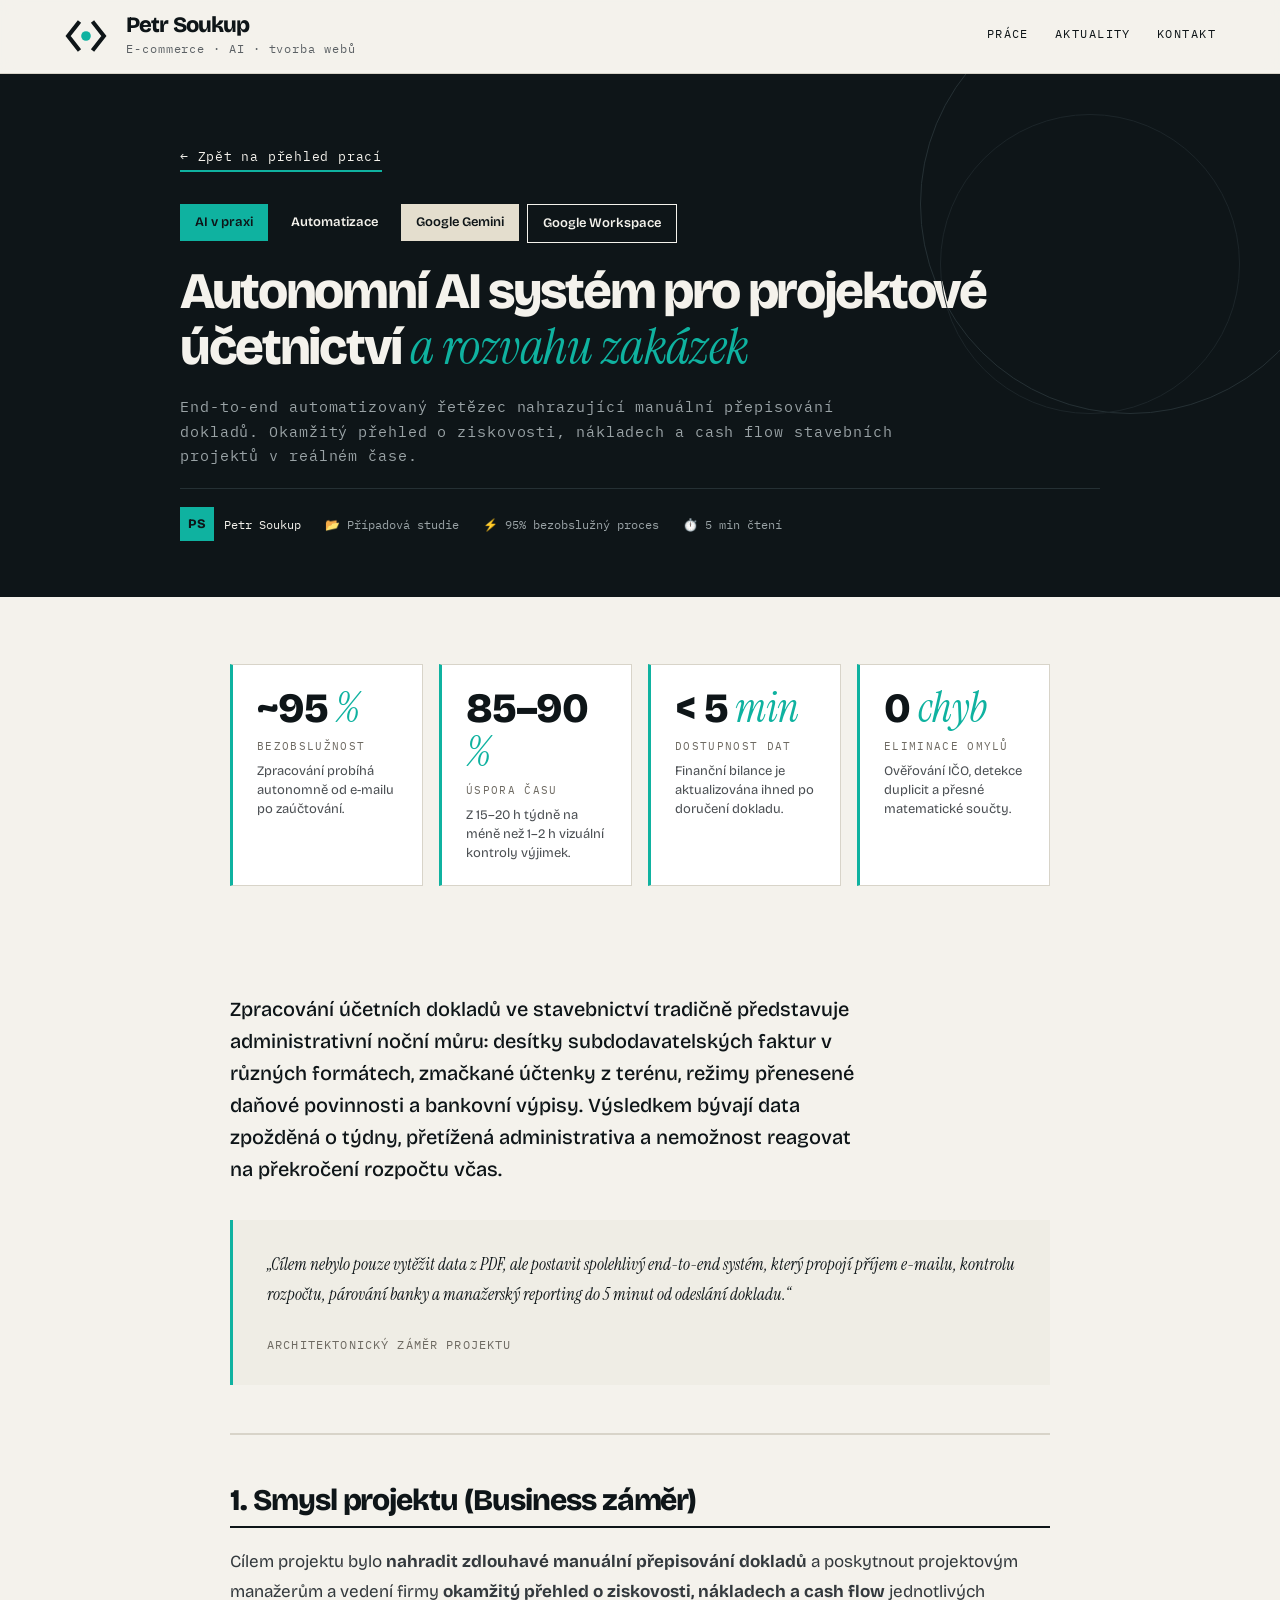
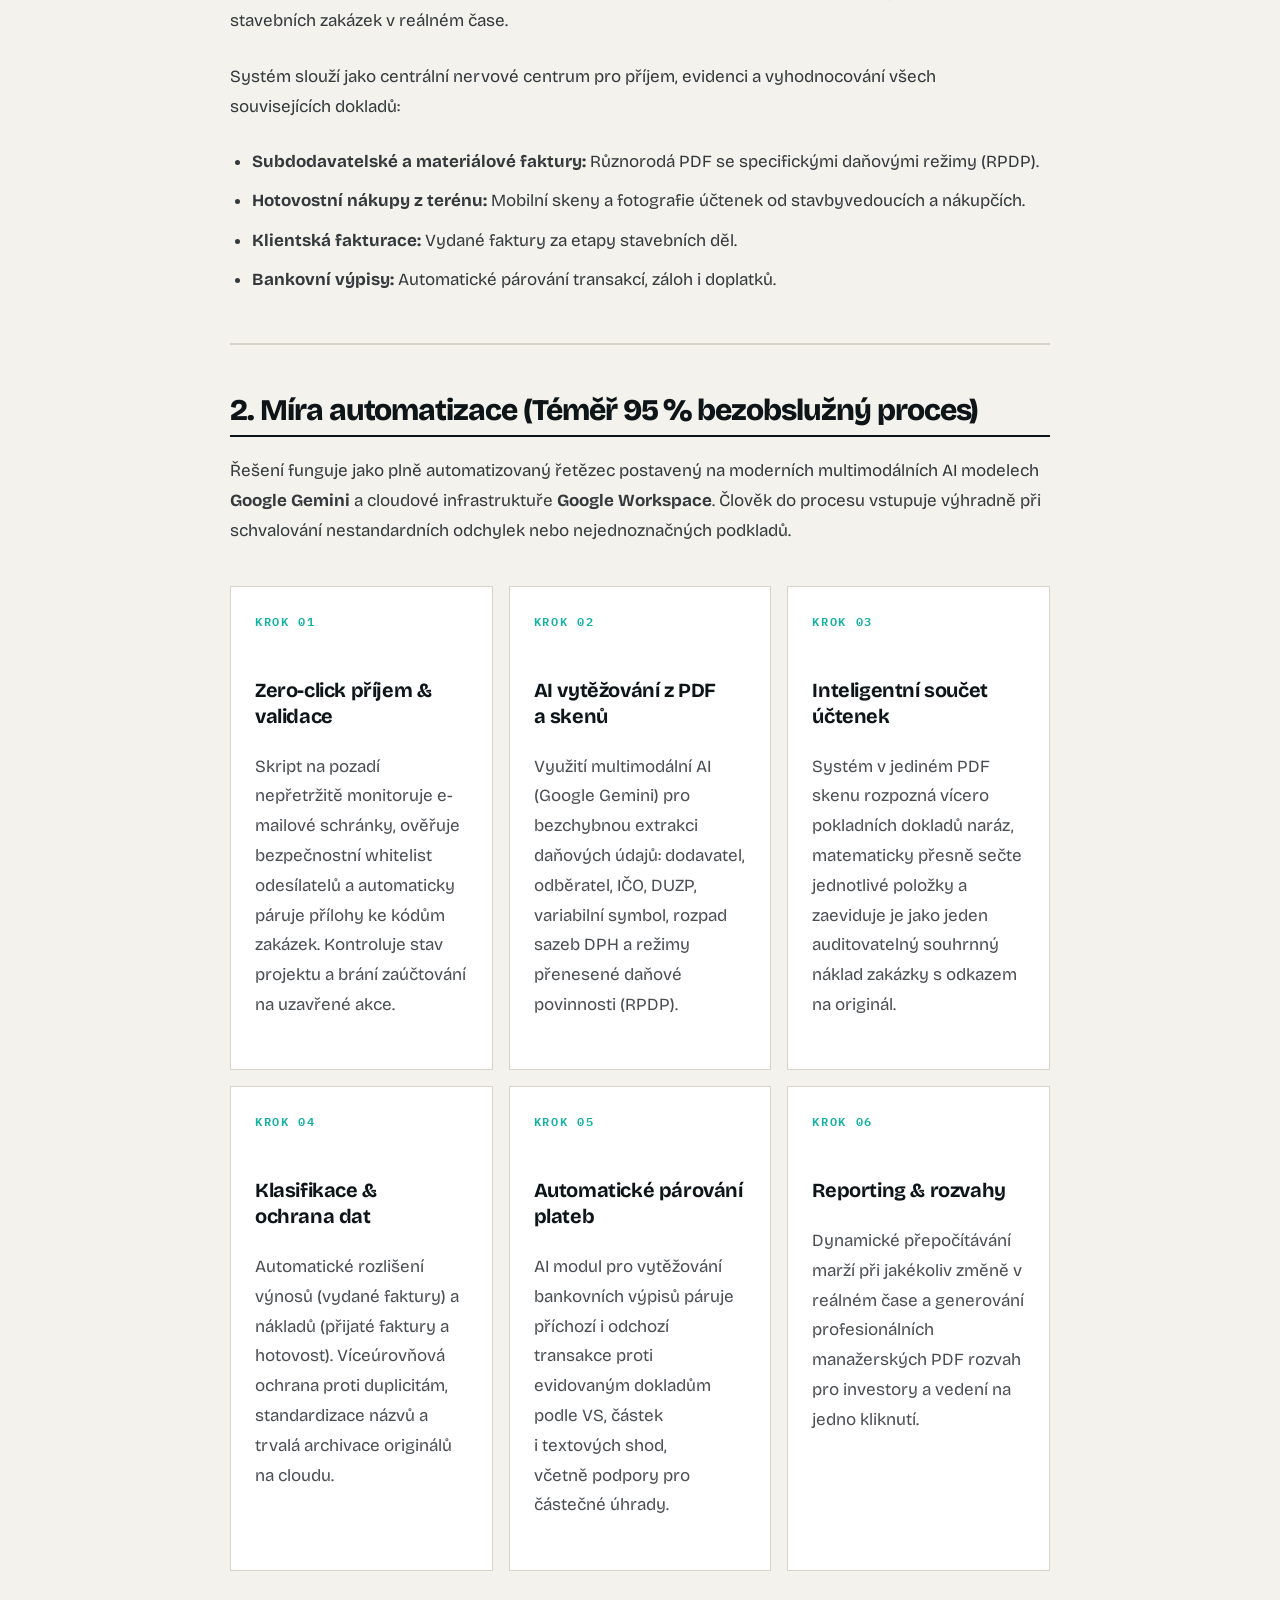
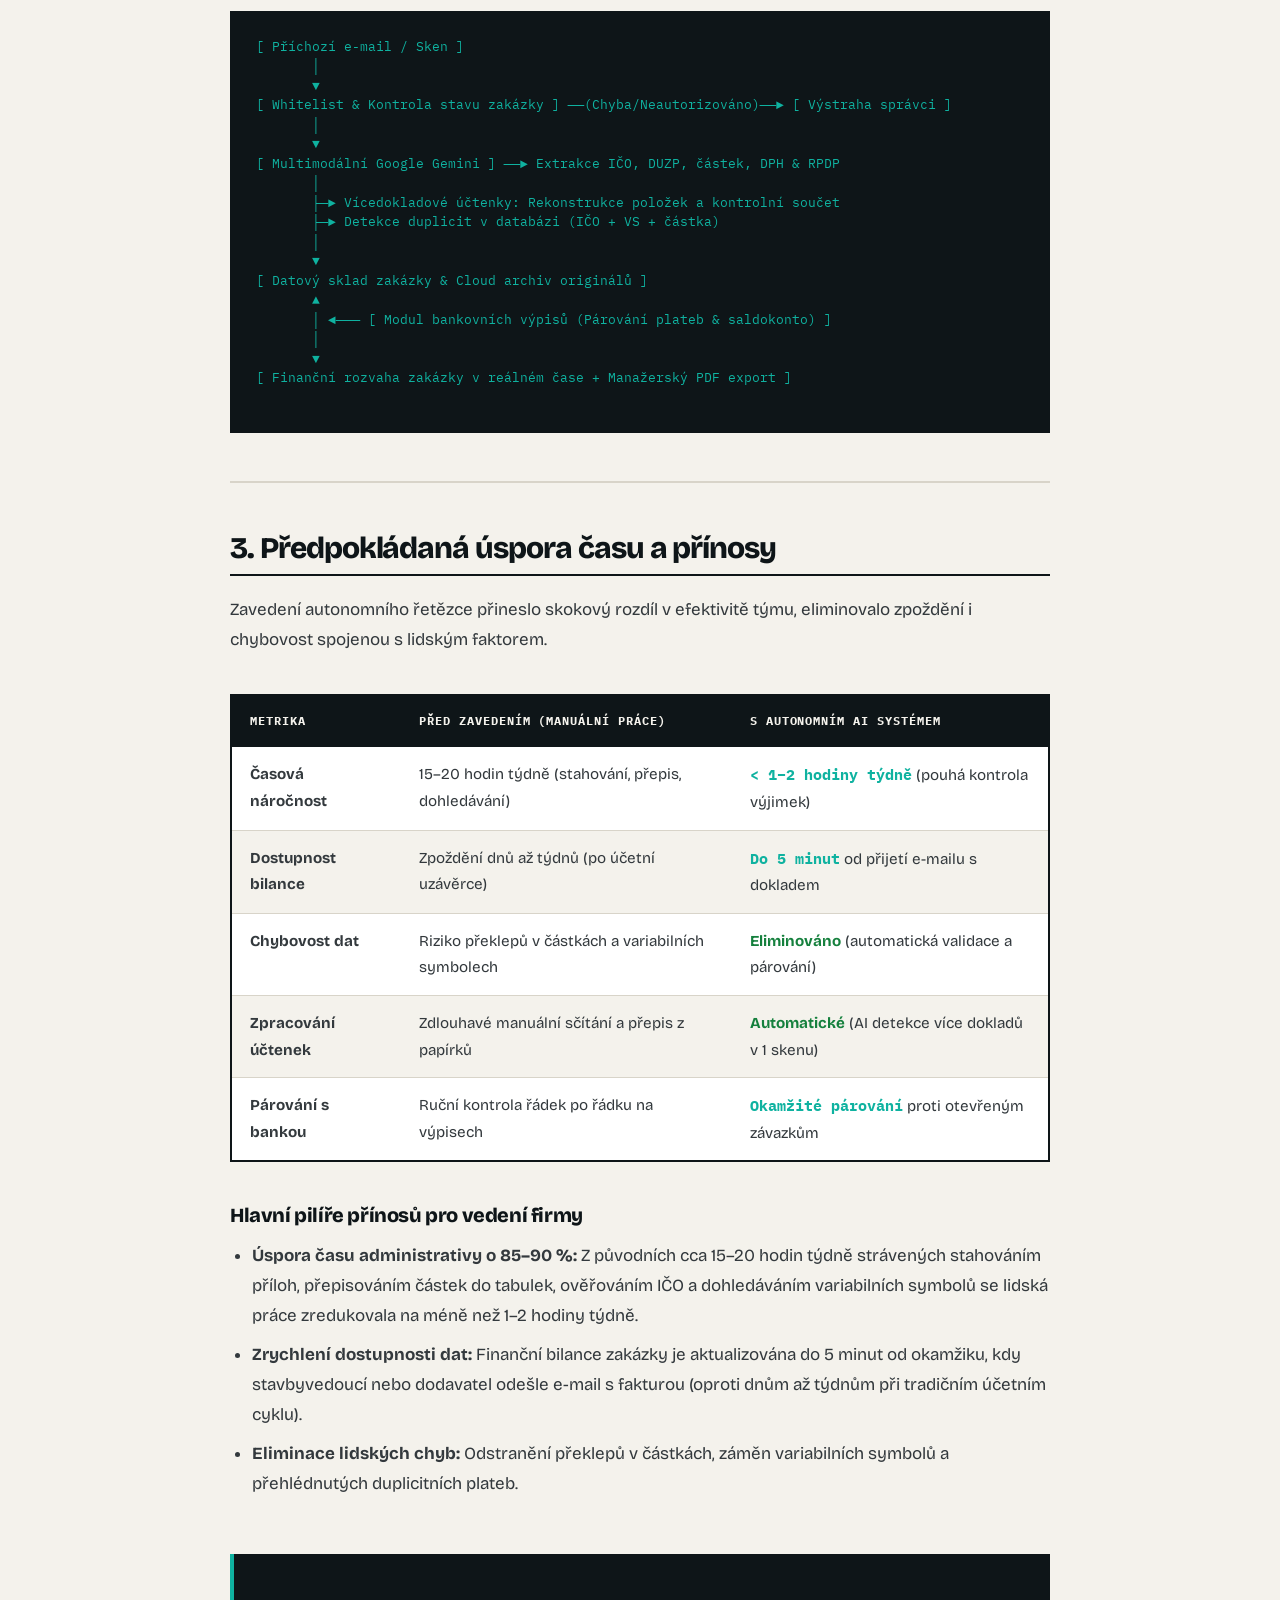
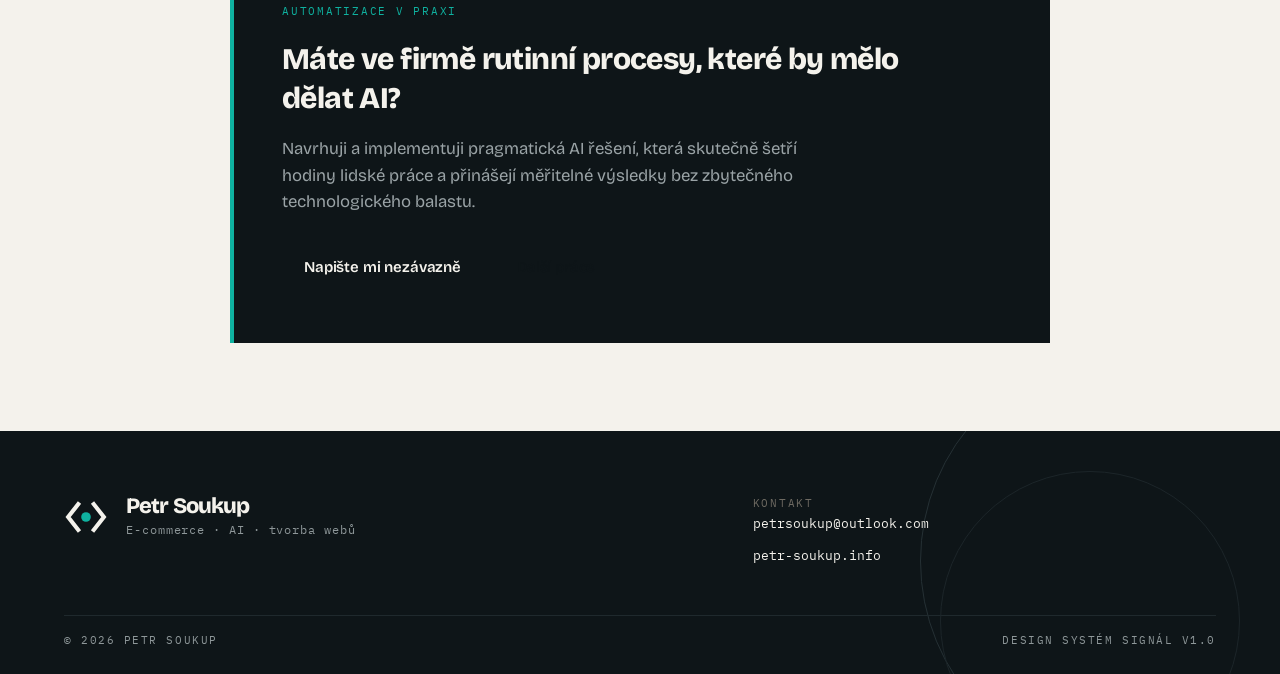
<file: automatizace-faktur.html>
<!DOCTYPE html>
<html lang="cs">
  <head>
    <!-- Google Tag Manager -->
    <script>(function(w,d,s,l,i){w[l]=w[l]||[];w[l].push({'gtm.start':
    new Date().getTime(),event:'gtm.js'});var f=d.getElementsByTagName(s)[0],
    j=d.createElement(s),dl=l!='dataLayer'?'&l='+l:'';j.async=true;j.src=
    'https://www.googletagmanager.com/gtm.js?id='+i+dl;f.parentNode.insertBefore(j,f);
    })(window,document,'script','dataLayer','GTM-5NFFHHFL');</script>
    <!-- End Google Tag Manager -->
    <!-- Google tag (gtag.js) -->
    <script async src="https://www.googletagmanager.com/gtag/js?id=G-7S4MZM3EDQ"></script>
    <script>
      window.dataLayer = window.dataLayer || [];
      function gtag(){dataLayer.push(arguments);}
      gtag('js', new Date());

      gtag('config', 'G-7S4MZM3EDQ');
    </script>
    <meta charset="utf-8" />
    <meta name="viewport" content="width=device-width, initial-scale=1" />
    <title>Autonomní AI systém pro projektové účetnictví a rozvahu zakázek — Petr Soukup</title>
    <meta
      name="description"
      content="Případová studie autonomního AI systému pro projektové účetnictví zakázek. Multimodální AI (Google Gemini), 95% bezobslužnost, párování plateb a manažerské rozvahy v reálném čase."
    />
    <meta name="theme-color" content="#0e1518" />

    <meta property="og:type" content="article" />
    <meta property="og:title" content="Autonomní AI systém pro projektové účetnictví a rozvahu zakázek" />
    <meta
      property="og:description"
      content="Případová studie end-to-end automatizace účetnictví stavebních zakázek. Úspora 85–90 % administrativního času a finanční bilance dostupná do 5 minut."
    />
    <meta property="og:locale" content="cs_CZ" />

    <!-- monogram ze značky: Signál plocha, „ps" v Inku -->
    <link
      rel="icon"
      href="data:image/svg+xml,%3Csvg xmlns='http://www.w3.org/2000/svg' viewBox='0 0 100 100'%3E%3Crect width='100' height='100' fill='%230FB2A0'/%3E%3Ctext x='50' y='68' text-anchor='middle' font-family='sans-serif' font-weight='800' font-size='52' letter-spacing='-3' fill='%230E1518'%3Eps%3C/text%3E%3C/svg%3E"
    />

    <link rel="preconnect" href="https://fonts.googleapis.com" />
    <link rel="preconnect" href="https://fonts.gstatic.com" crossorigin />
    <link
      rel="stylesheet"
      href="https://fonts.googleapis.com/css2?family=Bricolage+Grotesque:wght@400;600;800&amp;family=IBM+Plex+Mono:wght@400;500&amp;family=Instrument+Serif:ital@0;1&amp;display=swap"
    />
    <link rel="stylesheet" href="assets/site.css" />
    <link rel="stylesheet" href="assets/home.css" />
    <link rel="stylesheet" href="assets/article.css" />

    <!-- Schema.org structured data -->
    <script type="application/ld+json">
    {
      "@context": "https://schema.org",
      "@graph": [
        {
          "@type": "TechArticle",
          "@id": "https://petr-soukup.info/automatizace-faktur.html#article",
          "headline": "Autonomní AI systém pro projektové účetnictví a rozvahu zakázek",
          "description": "Případová studie end-to-end automatizace účetnictví a rozvahy zakázek pomocí multimodální AI (Google Gemini) a Google Workspace.",
          "datePublished": "2026-09-29",
          "inLanguage": "cs-CZ",
          "author": {
            "@type": "Person",
            "name": "Petr Soukup",
            "url": "https://petr-soukup.info/"
          },
          "publisher": {
            "@type": "Person",
            "name": "Petr Soukup",
            "url": "https://petr-soukup.info/"
          }
        },
        {
          "@type": "BreadcrumbList",
          "@id": "https://petr-soukup.info/automatizace-faktur.html#breadcrumb",
          "itemListElement": [
            {
              "@type": "ListItem",
              "position": 1,
              "name": "Domů",
              "item": "https://petr-soukup.info/"
            },
            {
              "@type": "ListItem",
              "position": 2,
              "name": "Práce",
              "item": "https://petr-soukup.info/#prace"
            },
            {
              "@type": "ListItem",
              "position": 3,
              "name": "AI systém projektového účetnictví",
              "item": "https://petr-soukup.info/automatizace-faktur.html"
            }
          ]
        }
      ]
    }
    </script>
  </head>
  <body>
    <!-- Reading Progress Bar -->
    <div class="reading-progress">
      <div class="reading-progress__bar" id="progressBar"></div>
    </div>

    <!-- Google Tag Manager (noscript) -->
    <noscript><iframe src="https://www.googletagmanager.com/ns.html?id=GTM-5NFFHHFL"
    height="0" width="0" style="display:none;visibility:hidden"></iframe></noscript>
    <!-- End Google Tag Manager (noscript) -->

    <a class="skip-link" href="#obsah">Přeskočit na obsah</a>

    <!-- Site Header -->
    <header class="site-header">
      <a class="logo" href="./" aria-label="Petr Soukup — domů">
        <svg
          class="logo__mark"
          viewBox="0 0 96 96"
          aria-hidden="true"
          focusable="false"
        >
          <g
            fill="none"
            stroke="#0E1518"
            stroke-width="9"
            stroke-linecap="square"
          >
            <path d="M31 20 L9 48 L31 76" />
            <path d="M65 20 L87 48 L65 76" />
          </g>
          <circle cx="48" cy="48" r="10.5" fill="#0FB2A0" />
        </svg>
        <span>
          <span class="logo__name">Petr Soukup</span>
          <span class="logo__role">E-commerce · AI · tvorba webů</span>
        </span>
      </a>

      <nav class="site-nav" aria-label="Hlavní navigace">
        <a href="./#prace">Práce</a>
        <a href="./#aktuality">Aktuality</a>
        <a href="./#kontakt">Kontakt</a>
      </nav>
    </header>

    <main id="obsah">
      <!-- Article Hero Header (on-ink dark surface) -->
      <section class="hero on-ink article-hero">
        <div class="article-hero__inner">
          <a href="./#prace" class="link-mono article-hero__back">← Zpět na přehled prací</a>

          <ul class="hero__tags">
            <li><span class="tag tag--signal">AI v praxi</span></li>
            <li><span class="tag">Automatizace</span></li>
            <li><span class="tag tag--sand">Google Gemini</span></li>
            <li><span class="tag tag--outline" style="border-color: var(--paper); color: var(--paper);">Google Workspace</span></li>
          </ul>

          <h1 class="article-hero__title">
            Autonomní AI systém pro projektové účetnictví
            <span class="accent">a rozvahu zakázek</span>
          </h1>

          <p class="hero__lead" style="max-width: 720px; font-size: 15px; color: var(--on-ink-muted);">
            End-to-end automatizovaný řetězec nahrazující manuální přepisování dokladů. Okamžitý přehled o ziskovosti, nákladech a cash flow stavebních projektů v reálném čase.
          </p>

          <div class="article-hero__meta">
            <div class="article-hero__author">
              <div class="article-hero__avatar">PS</div>
              <span>Petr Soukup</span>
            </div>
            <div>📂 Případová studie</div>
            <div>⚡ 95% bezobslužný proces</div>
            <div>⏱️ 5 min čtení</div>
          </div>
        </div>
      </section>

      <!-- Key Metrics Strip -->
      <section class="article-body" style="padding-top: 2rem; padding-bottom: 0;">
        <div class="article-body__inner">
          <div class="stat-grid">
            <div class="stat-box">
              <span class="stat-box__val">~95 <span class="accent">%</span></span>
              <span class="stat-box__label">Bezobslužnost</span>
              <span class="stat-box__desc">Zpracování probíhá autonomně od e-mailu po zaúčtování.</span>
            </div>
            <div class="stat-box">
              <span class="stat-box__val">85–90 <span class="accent">%</span></span>
              <span class="stat-box__label">Úspora času</span>
              <span class="stat-box__desc">Z 15–20 h týdně na méně než 1–2 h vizuální kontroly výjimek.</span>
            </div>
            <div class="stat-box">
              <span class="stat-box__val">&lt; 5 <span class="accent">min</span></span>
              <span class="stat-box__label">Dostupnost dat</span>
              <span class="stat-box__desc">Finanční bilance je aktualizována ihned po doručení dokladu.</span>
            </div>
            <div class="stat-box">
              <span class="stat-box__val">0 <span class="accent">chyb</span></span>
              <span class="stat-box__label">Eliminace omylů</span>
              <span class="stat-box__desc">Ověřování IČO, detekce duplicit a přesné matematické součty.</span>
            </div>
          </div>
        </div>
      </section>

      <!-- Article Content Body (Paper background) -->
      <section class="article-body">
        <div class="article-body__inner">
          <p class="lede">
            Zpracování účetních dokladů ve stavebnictví tradičně představuje administrativní noční můru: desítky subdodavatelských faktur v různých formátech, zmačkané účtenky z terénu, režimy přenesené daňové povinnosti a bankovní výpisy. Výsledkem bývají data zpožděná o týdny, přetížená administrativa a nemožnost reagovat na překročení rozpočtu včas.
          </p>

          <div class="quote">
            <p class="quote__text">
              „Cílem nebylo pouze vytěžit data z PDF, ale postavit spolehlivý end-to-end systém, který propojí příjem e-mailu, kontrolu rozpočtu, párování banky a manažerský reporting do 5 minut od odeslání dokladu.“
            </p>
            <div class="quote__source">Architektonický záměr projektu</div>
          </div>

          <hr />

          <h2>1. Smysl projektu (Business záměr)</h2>

          <p>
            Cílem projektu bylo <strong>nahradit zdlouhavé manuální přepisování dokladů</strong> a poskytnout projektovým manažerům a vedení firmy <strong>okamžitý přehled o ziskovosti, nákladech a cash flow</strong> jednotlivých stavebních zakázek v reálném čase.
          </p>

          <p>
            Systém slouží jako centrální nervové centrum pro příjem, evidenci a vyhodnocování všech souvisejících dokladů:
          </p>

          <ul>
            <li><strong>Subdodavatelské a materiálové faktury:</strong> Různorodá PDF se specifickými daňovými režimy (RPDP).</li>
            <li><strong>Hotovostní nákupy z terénu:</strong> Mobilní skeny a fotografie účtenek od stavbyvedoucích a nákupčích.</li>
            <li><strong>Klientská fakturace:</strong> Vydané faktury za etapy stavebních děl.</li>
            <li><strong>Bankovní výpisy:</strong> Automatické párování transakcí, záloh i doplatků.</li>
          </ul>

          <hr />

          <h2>2. Míra automatizace (Téměř 95 % bezobslužný proces)</h2>

          <p>
            Řešení funguje jako plně automatizovaný řetězec postavený na moderních multimodálních AI modelech <strong>Google Gemini</strong> a cloudové infrastruktuře <strong>Google Workspace</strong>. Člověk do procesu vstupuje výhradně při schvalování nestandardních odchylek nebo nejednoznačných podkladů.
          </p>

          <!-- Pipeline Architecture Grid -->
          <div class="pipeline-grid">
            <div class="pipeline-step">
              <span class="pipeline-step__num">KROK 01</span>
              <h3 class="pipeline-step__title">Zero-click příjem &amp; validace</h3>
              <p class="pipeline-step__desc">
                Skript na pozadí nepřetržitě monitoruje e-mailové schránky, ověřuje bezpečnostní whitelist odesílatelů a automaticky páruje přílohy ke kódům zakázek. Kontroluje stav projektu a brání zaúčtování na uzavřené akce.
              </p>
            </div>

            <div class="pipeline-step">
              <span class="pipeline-step__num">KROK 02</span>
              <h3 class="pipeline-step__title">AI vytěžování z PDF a skenů</h3>
              <p class="pipeline-step__desc">
                Využití multimodální AI (Google Gemini) pro bezchybnou extrakci daňových údajů: dodavatel, odběratel, IČO, DUZP, variabilní symbol, rozpad sazeb DPH a režimy přenesené daňové povinnosti (RPDP).
              </p>
            </div>

            <div class="pipeline-step">
              <span class="pipeline-step__num">KROK 03</span>
              <h3 class="pipeline-step__title">Inteligentní součet účtenek</h3>
              <p class="pipeline-step__desc">
                Systém v jediném PDF skenu rozpozná vícero pokladních dokladů naráz, matematicky přesně sečte jednotlivé položky a zaeviduje je jako jeden auditovatelný souhrnný náklad zakázky s odkazem na originál.
              </p>
            </div>

            <div class="pipeline-step">
              <span class="pipeline-step__num">KROK 04</span>
              <h3 class="pipeline-step__title">Klasifikace &amp; ochrana dat</h3>
              <p class="pipeline-step__desc">
                Automatické rozlišení výnosů (vydané faktury) a nákladů (přijaté faktury a hotovost). Víceúrovňová ochrana proti duplicitám, standardizace názvů a trvalá archivace originálů na cloudu.
              </p>
            </div>

            <div class="pipeline-step">
              <span class="pipeline-step__num">KROK 05</span>
              <h3 class="pipeline-step__title">Automatické párování plateb</h3>
              <p class="pipeline-step__desc">
                AI modul pro vytěžování bankovních výpisů páruje příchozí i odchozí transakce proti evidovaným dokladům podle VS, částek i textových shod, včetně podpory pro částečné úhrady.
              </p>
            </div>

            <div class="pipeline-step">
              <span class="pipeline-step__num">KROK 06</span>
              <h3 class="pipeline-step__title">Reporting &amp; rozvahy</h3>
              <p class="pipeline-step__desc">
                Dynamické přepočítávání marží při jakékoliv změně v reálném čase a generování profesionálních manažerských PDF rozvah pro investory a vedení na jedno kliknutí.
              </p>
            </div>
          </div>

          <div class="article-code-block">
            <pre>
[ Příchozí e-mail / Sken ] 
       │
       ▼
[ Whitelist & Kontrola stavu zakázky ] ──(Chyba/Neautorizováno)──► [ Výstraha správci ]
       │
       ▼
[ Multimodální Google Gemini ] ──► Extrakce IČO, DUZP, částek, DPH & RPDP
       │
       ├─► Vícedokladové účtenky: Rekonstrukce položek a kontrolní součet
       ├─► Detekce duplicit v databázi (IČO + VS + částka)
       │
       ▼
[ Datový sklad zakázky & Cloud archiv originálů ]
       ▲
       │ ◄─── [ Modul bankovních výpisů (Párování plateb & saldokonto) ]
       │
       ▼
[ Finanční rozvaha zakázky v reálném čase + Manažerský PDF export ]
            </pre>
          </div>

          <hr />

          <h2>3. Předpokládaná úspora času a přínosy</h2>

          <p>
            Zavedení autonomního řetězce přineslo skokový rozdíl v efektivitě týmu, eliminovalo zpoždění i chybovost spojenou s lidským faktorem.
          </p>

          <div class="article-table-wrapper">
            <table class="article-table">
              <thead>
                <tr>
                  <th>Metrika</th>
                  <th>Před zavedením (manuální práce)</th>
                  <th>S autonomním AI systémem</th>
                </tr>
              </thead>
              <tbody>
                <tr>
                  <td><strong>Časová náročnost</strong></td>
                  <td>15–20 hodin týdně (stahování, přepis, dohledávání)</td>
                  <td><span class="badge-signal">&lt; 1–2 hodiny týdně</span> (pouhá kontrola výjimek)</td>
                </tr>
                <tr>
                  <td><strong>Dostupnost bilance</strong></td>
                  <td>Zpoždění dnů až týdnů (po účetní uzávěrce)</td>
                  <td><span class="badge-signal">Do 5 minut</span> od přijetí e-mailu s dokladem</td>
                </tr>
                <tr>
                  <td><strong>Chybovost dat</strong></td>
                  <td>Riziko překlepů v částkách a variabilních symbolech</td>
                  <td><span class="badge-ok">Eliminováno</span> (automatická validace a párování)</td>
                </tr>
                <tr>
                  <td><strong>Zpracování účtenek</strong></td>
                  <td>Zdlouhavé manuální sčítání a přepis z papírků</td>
                  <td><span class="badge-ok">Automatické</span> (AI detekce více dokladů v 1 skenu)</td>
                </tr>
                <tr>
                  <td><strong>Párování s bankou</strong></td>
                  <td>Ruční kontrola řádek po řádku na výpisech</td>
                  <td><span class="badge-signal">Okamžité párování</span> proti otevřeným závazkům</td>
                </tr>
              </tbody>
            </table>
          </div>

          <h3>Hlavní pilíře přínosů pro vedení firmy</h3>

          <ul>
            <li>
              <strong>Úspora času administrativy o 85–90 %:</strong> Z původních cca 15–20 hodin týdně strávených stahováním příloh, přepisováním částek do tabulek, ověřováním IČO a dohledáváním variabilních symbolů se lidská práce zredukovala na méně než 1–2 hodiny týdně.
            </li>
            <li>
              <strong>Zrychlení dostupnosti dat:</strong> Finanční bilance zakázky je aktualizována do 5 minut od okamžiku, kdy stavbyvedoucí nebo dodavatel odešle e-mail s fakturou (oproti dnům až týdnům při tradičním účetním cyklu).
            </li>
            <li>
              <strong>Eliminace lidských chyb:</strong> Odstranění překlepů v částkách, záměn variabilních symbolů a přehlédnutých duplicitních plateb.
            </li>
          </ul>

          <!-- Call to Action Box -->
          <div class="cta-box">
            <span class="eyebrow" style="color: var(--signal);">Automatizace v praxi</span>
            <h3>Máte ve firmě rutinní procesy, které by mělo dělat AI?</h3>
            <p>
              Navrhuji a implementuji pragmatická AI řešení, která skutečně šetří hodiny lidské práce a přinášejí měřitelné výsledky bez zbytečného technologického balastu.
            </p>
            <div style="display: flex; gap: 12px; flex-wrap: wrap; margin-top: 6px;">
              <a class="btn btn--primary" href="mailto:petrsoukup@outlook.com">Napište mi nezávazně</a>
              <a class="btn btn--secondary" href="./#prace">Další práce</a>
            </div>
          </div>
        </div>
      </section>
    </main>

    <!-- Site Footer -->
    <footer class="site-footer on-ink" id="kontakt">
      <div class="site-footer__inner">
        <div>
          <span class="logo">
            <svg
              class="logo__mark"
              viewBox="0 0 96 96"
              aria-hidden="true"
              focusable="false"
            >
              <g
                fill="none"
                stroke="#F4F2EC"
                stroke-width="9"
                stroke-linecap="square"
              >
                <path d="M31 20 L9 48 L31 76" />
                <path d="M65 20 L87 48 L65 76" />
              </g>
              <circle cx="48" cy="48" r="10.5" fill="#0FB2A0" />
            </svg>
            <span>
              <span class="logo__name">Petr Soukup</span>
              <span class="logo__role">E-commerce · AI · tvorba webů</span>
            </span>
          </span>
        </div>

        <div>
          <p class="eyebrow">Kontakt</p>
          <ul class="site-footer__contact">
            <li><a href="mailto:petrsoukup@outlook.com">petrsoukup@outlook.com</a></li>
            <li>petr-soukup.info</li>
          </ul>
        </div>
      </div>

      <div class="site-footer__bottom">
        <span>© 2026 Petr Soukup</span>
        <span>Design systém Signál v1.0</span>
      </div>
    </footer>

    <!-- Reading Progress Script -->
    <script>
      window.addEventListener('scroll', function () {
        const winScroll = document.body.scrollTop || document.documentElement.scrollTop;
        const height = document.documentElement.scrollHeight - document.documentElement.clientHeight;
        const scrolled = (winScroll / height) * 100;
        const bar = document.getElementById('progressBar');
        if (bar) {
          bar.style.width = scrolled + '%';
        }
      });
    </script>
  </body>
</html>
</file>
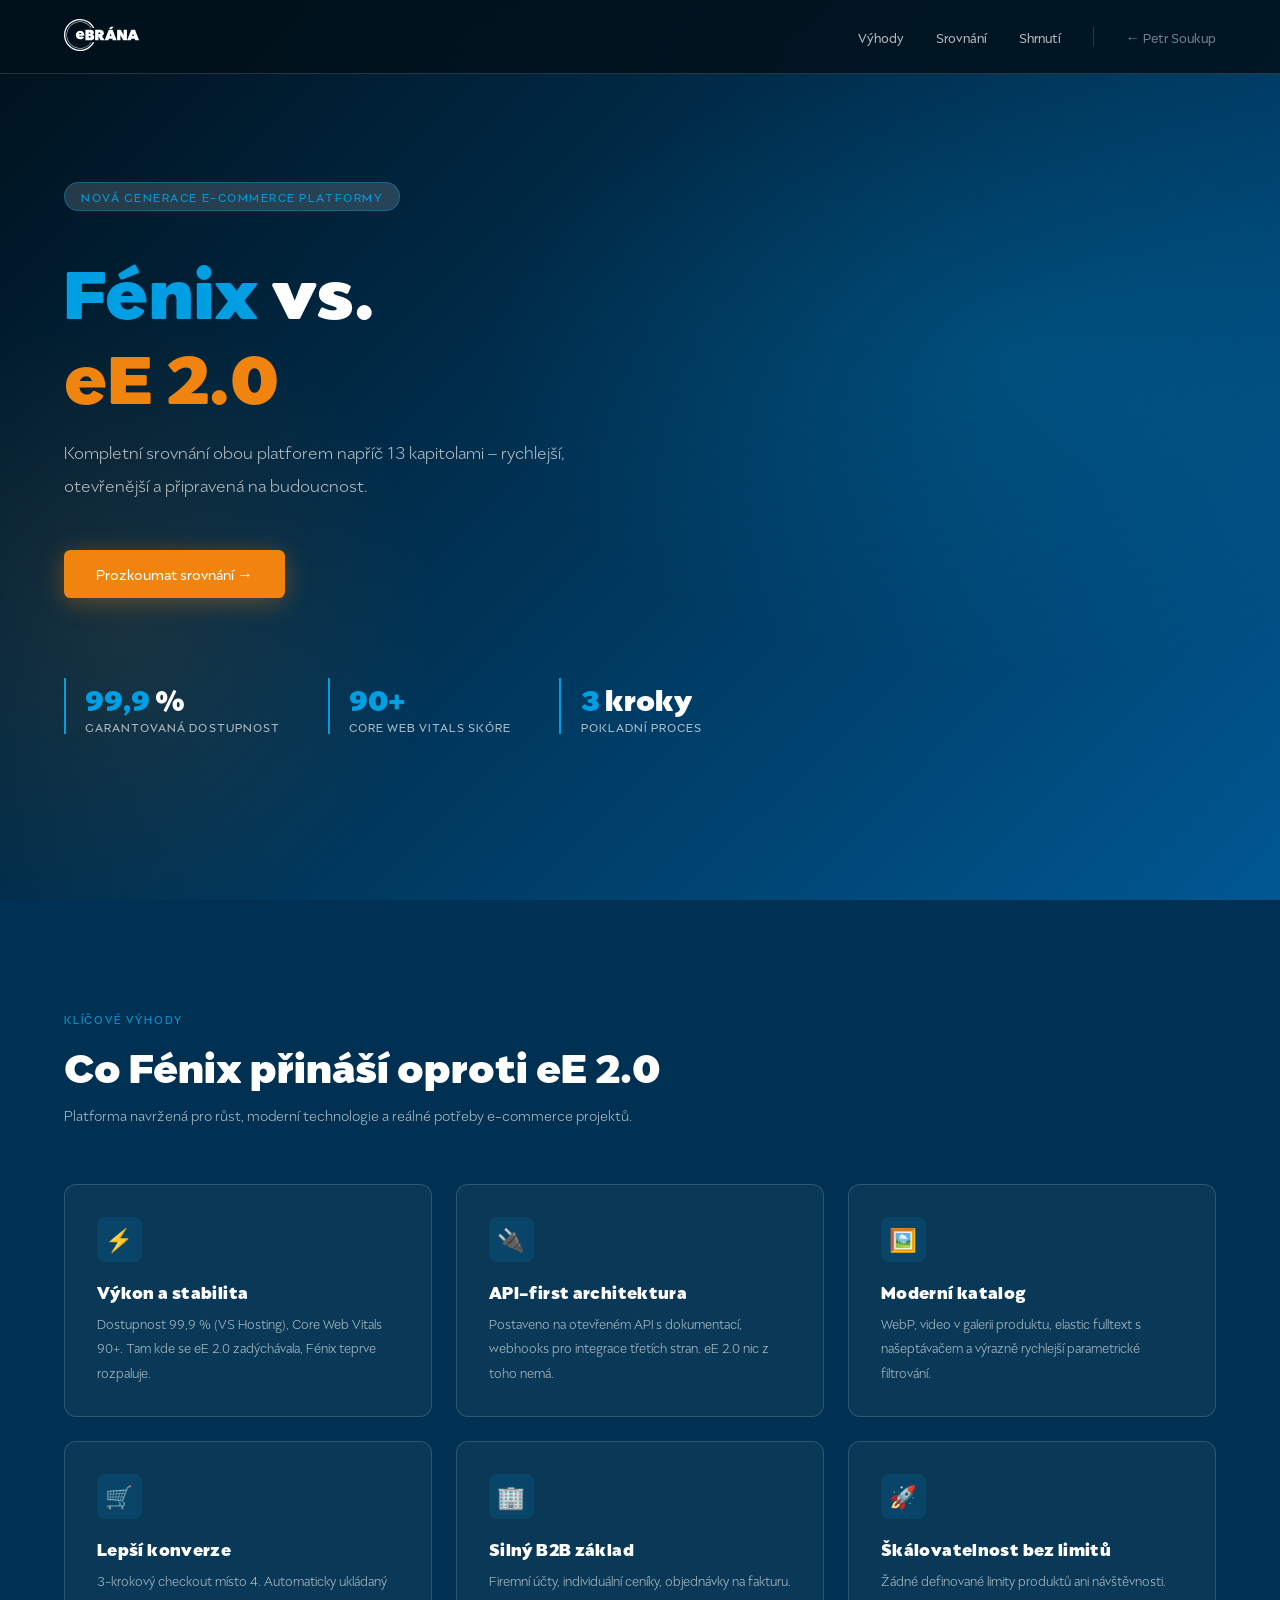
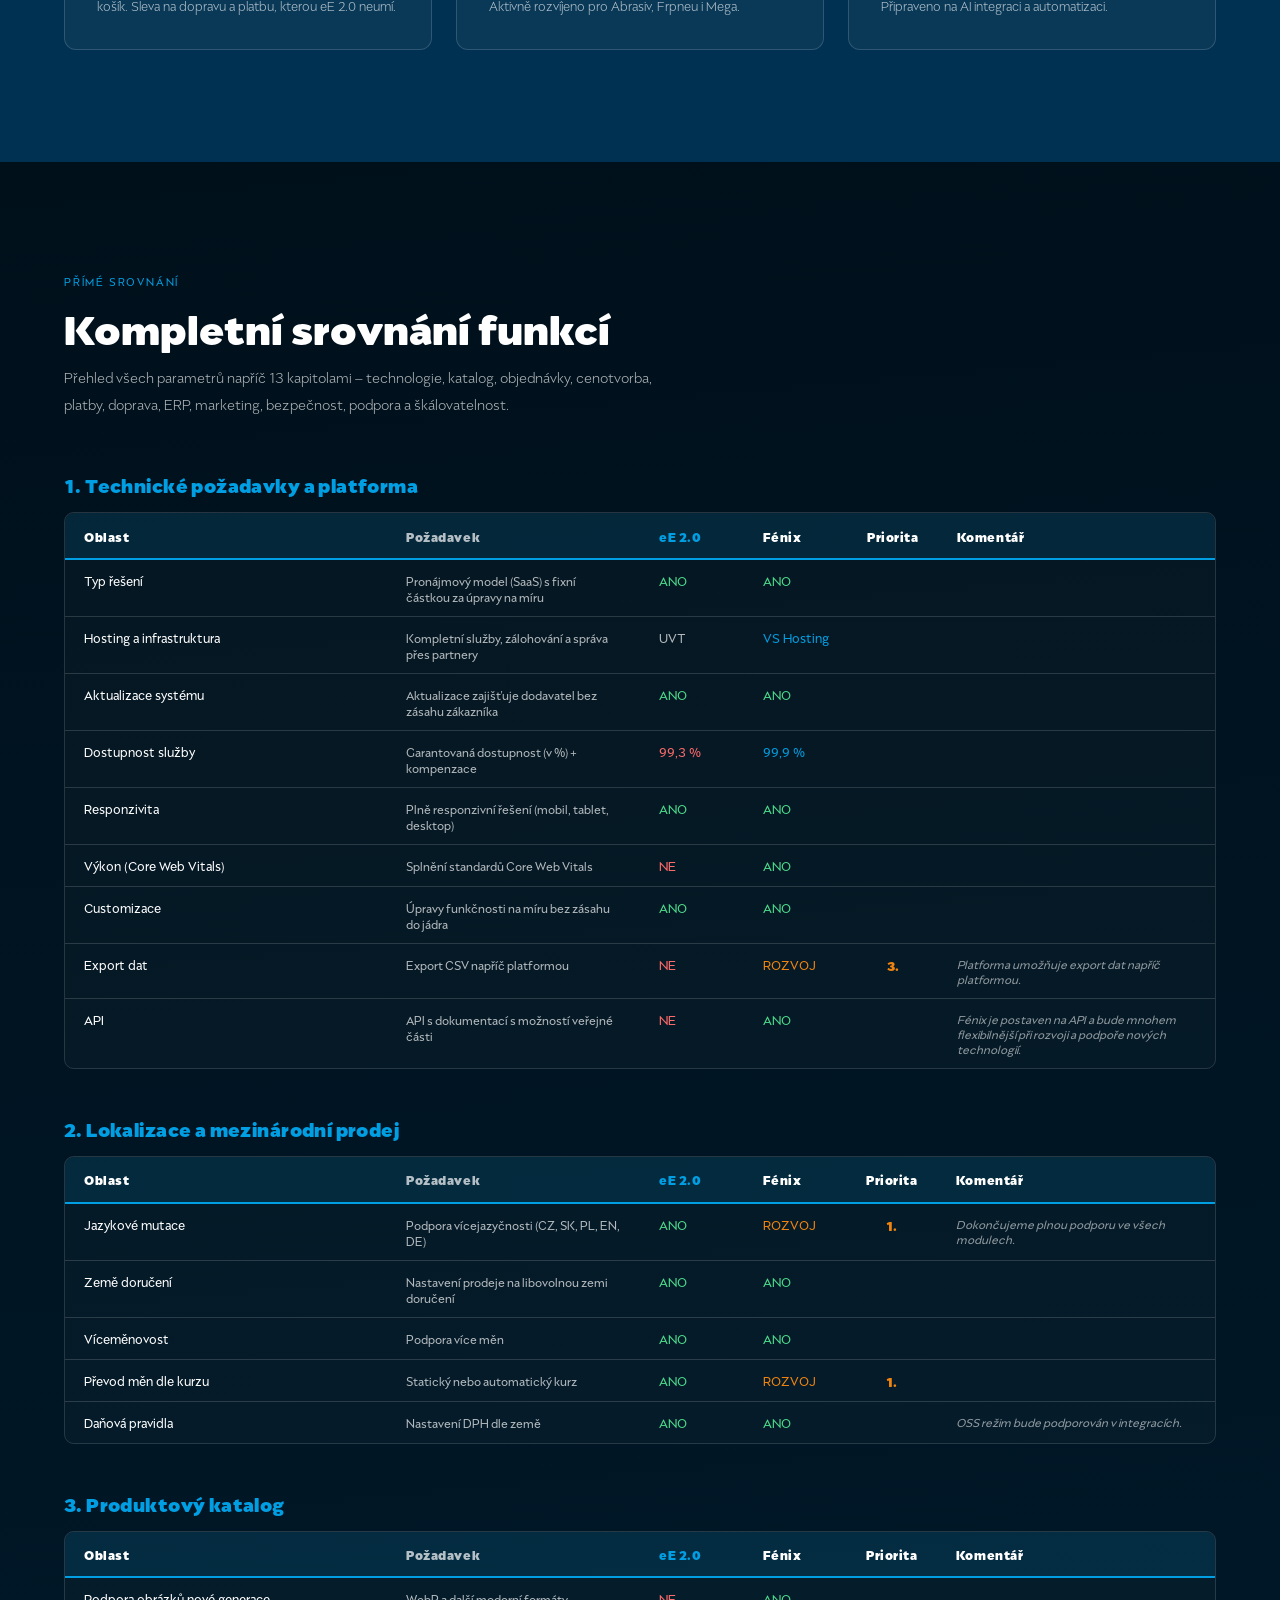
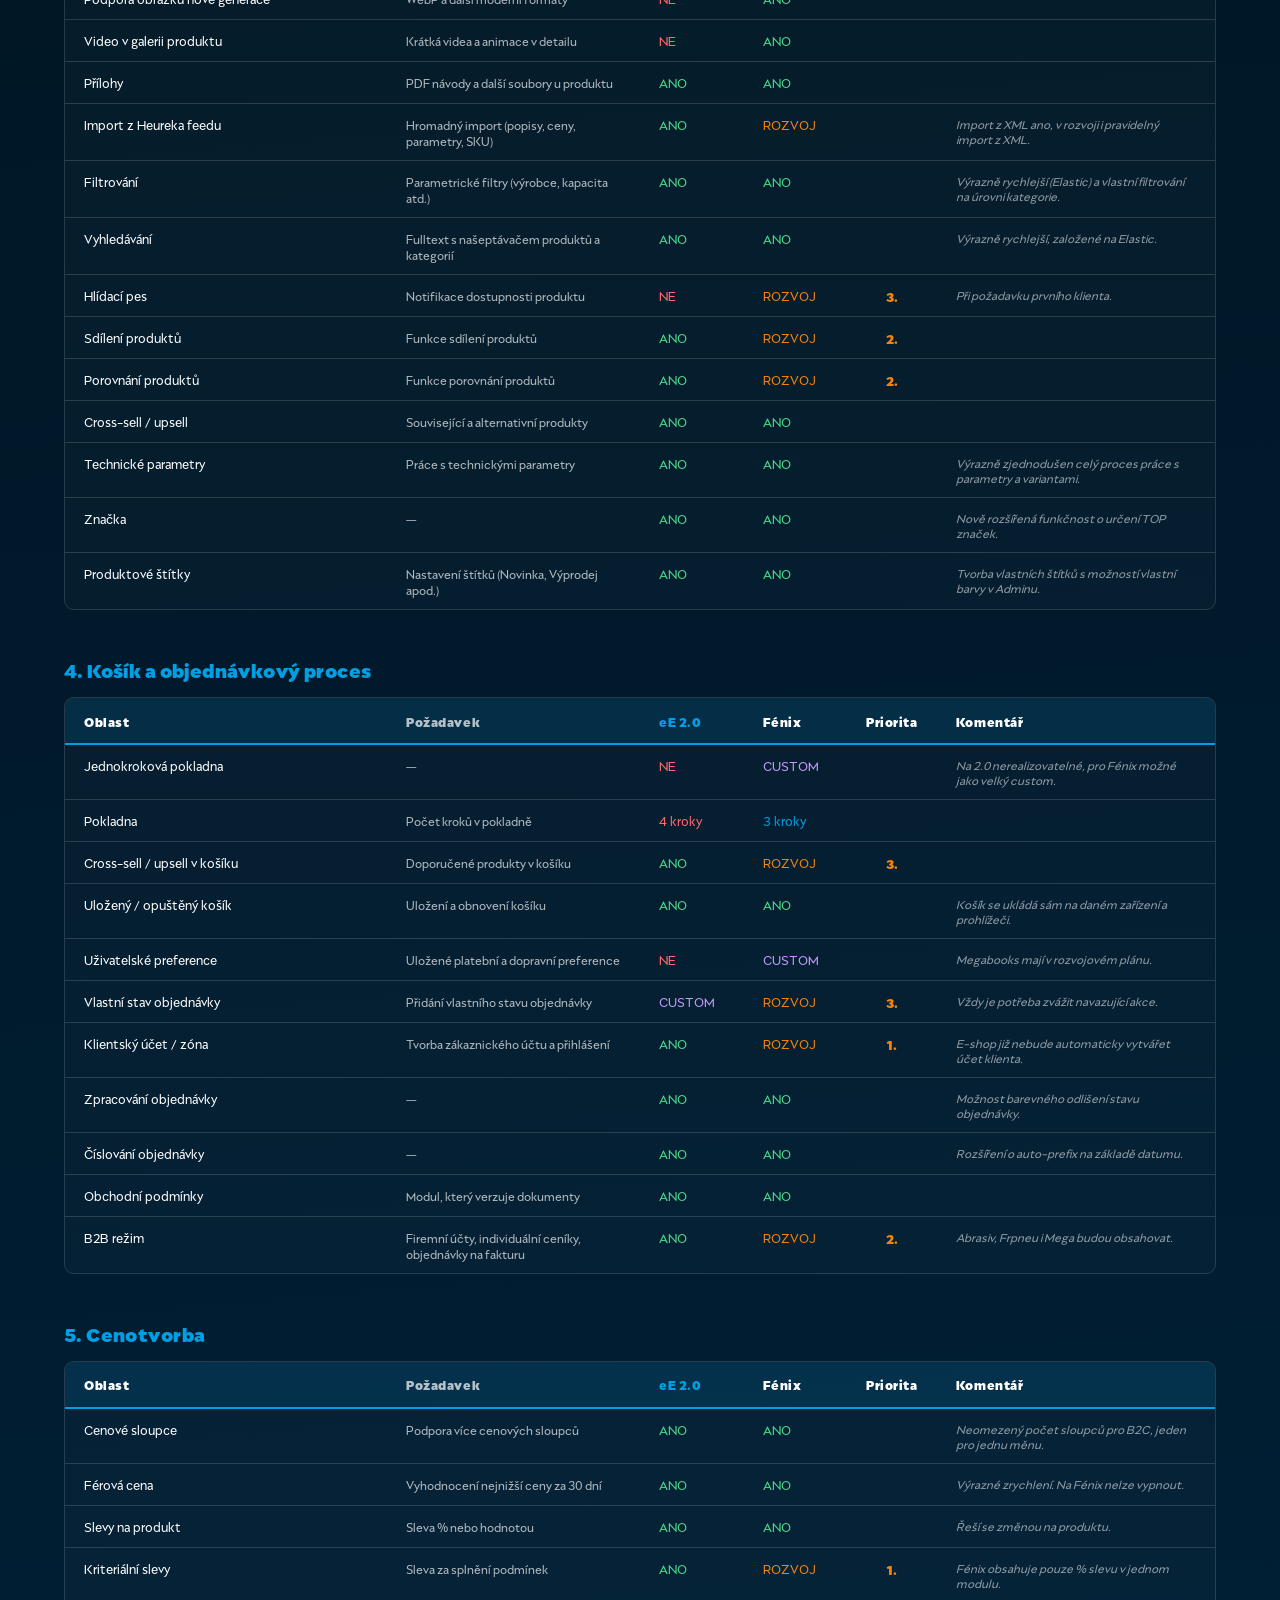
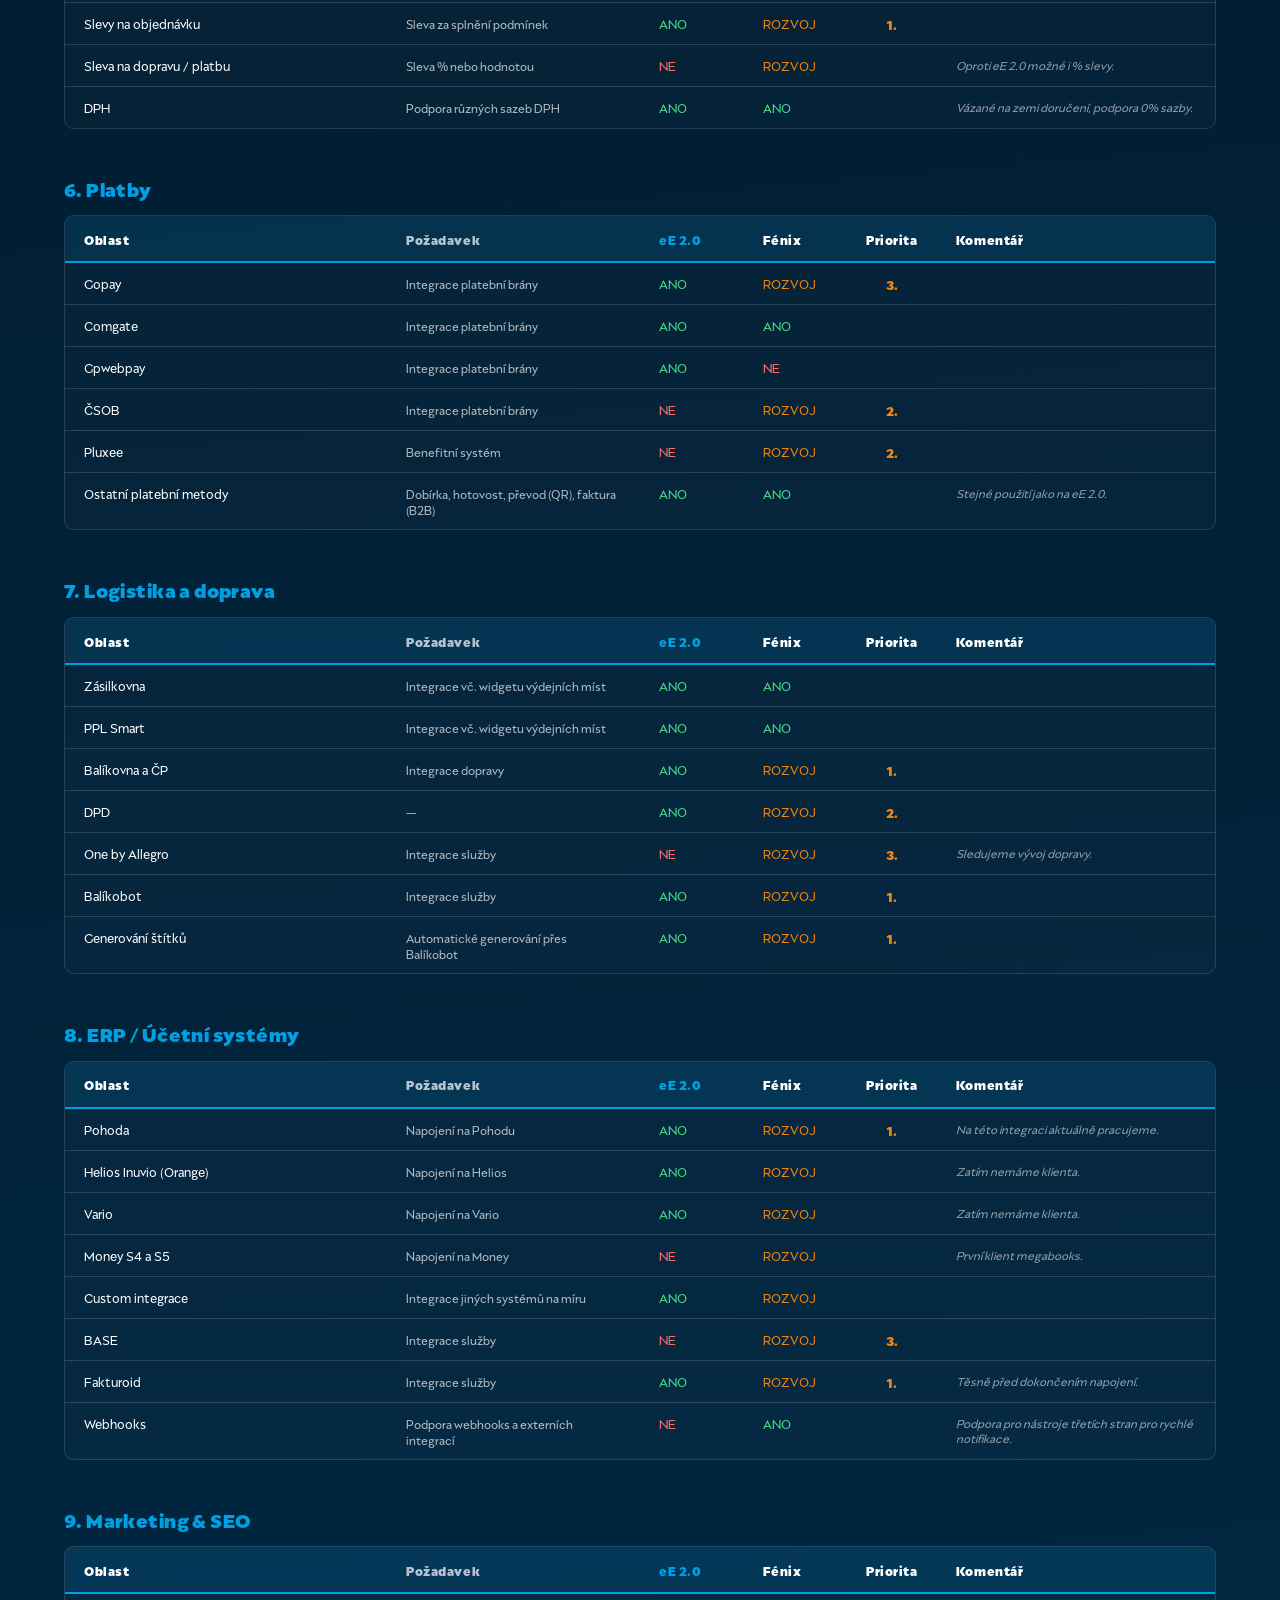
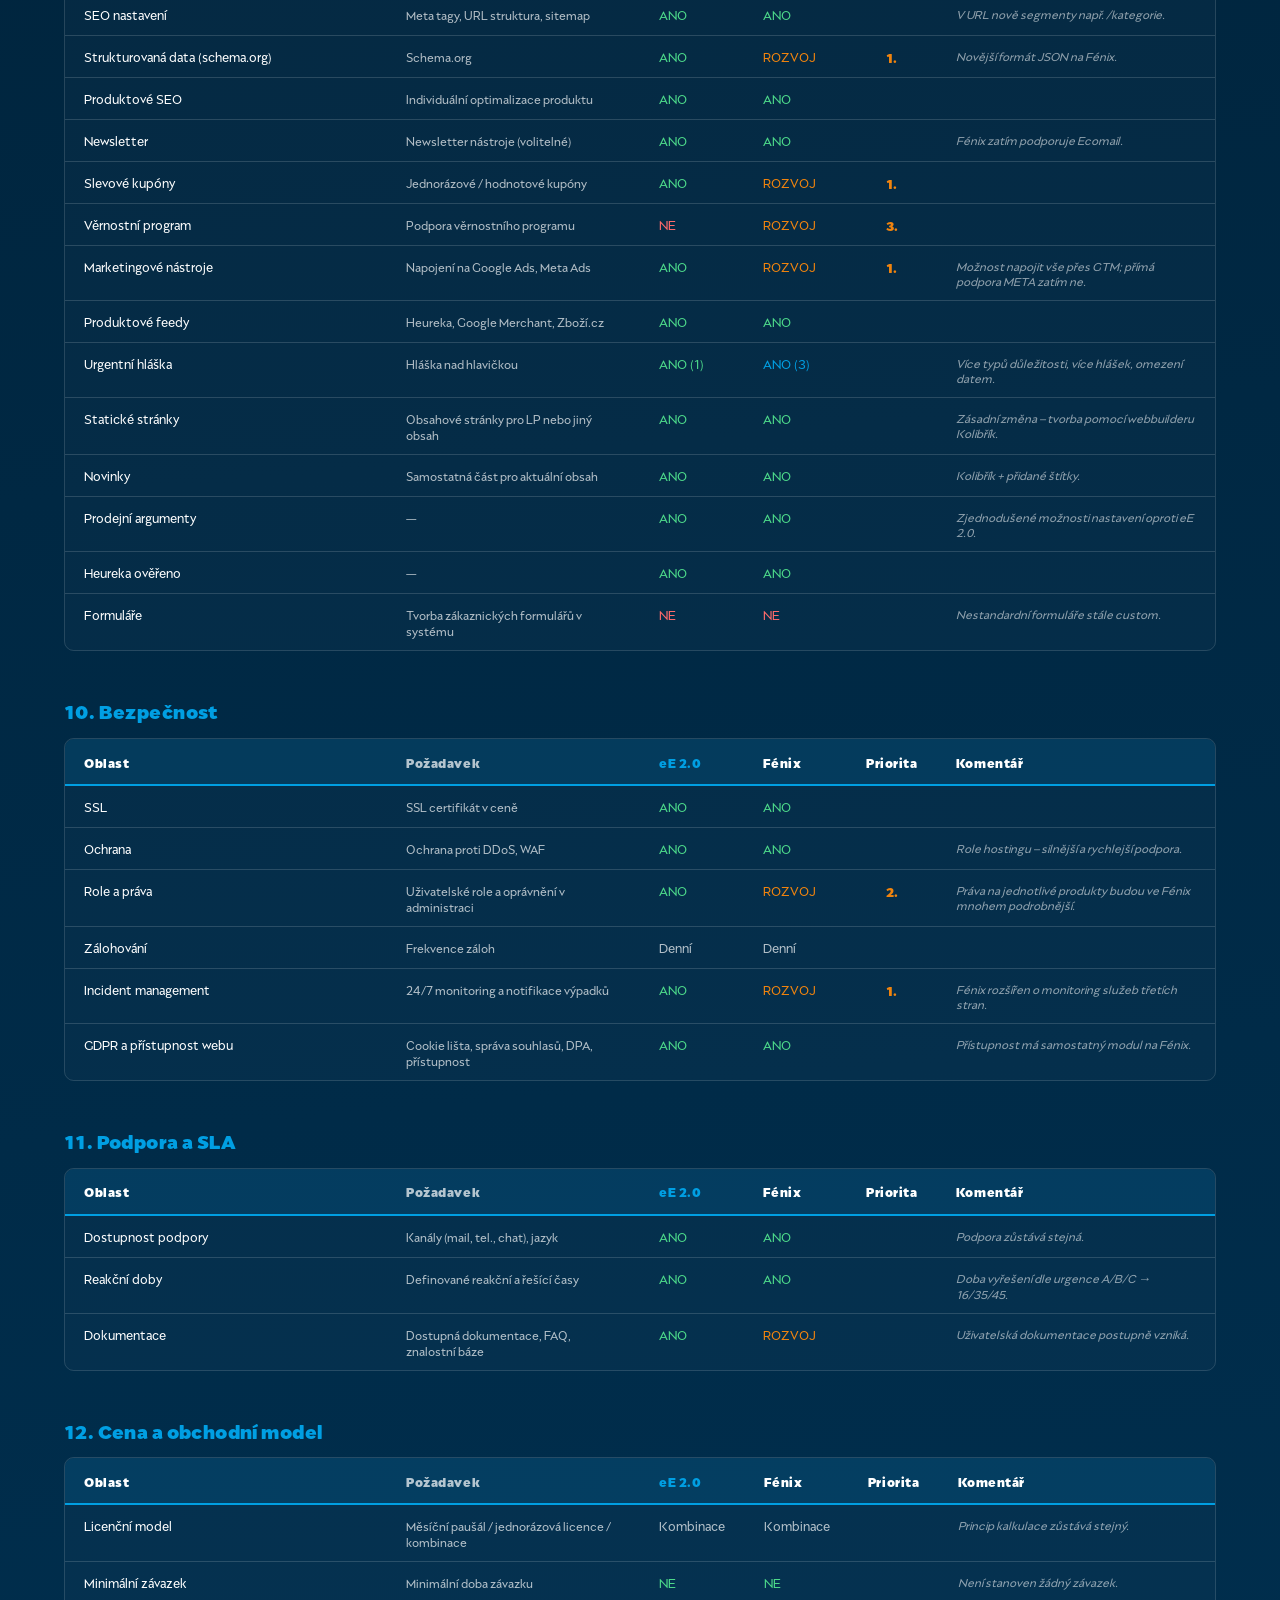
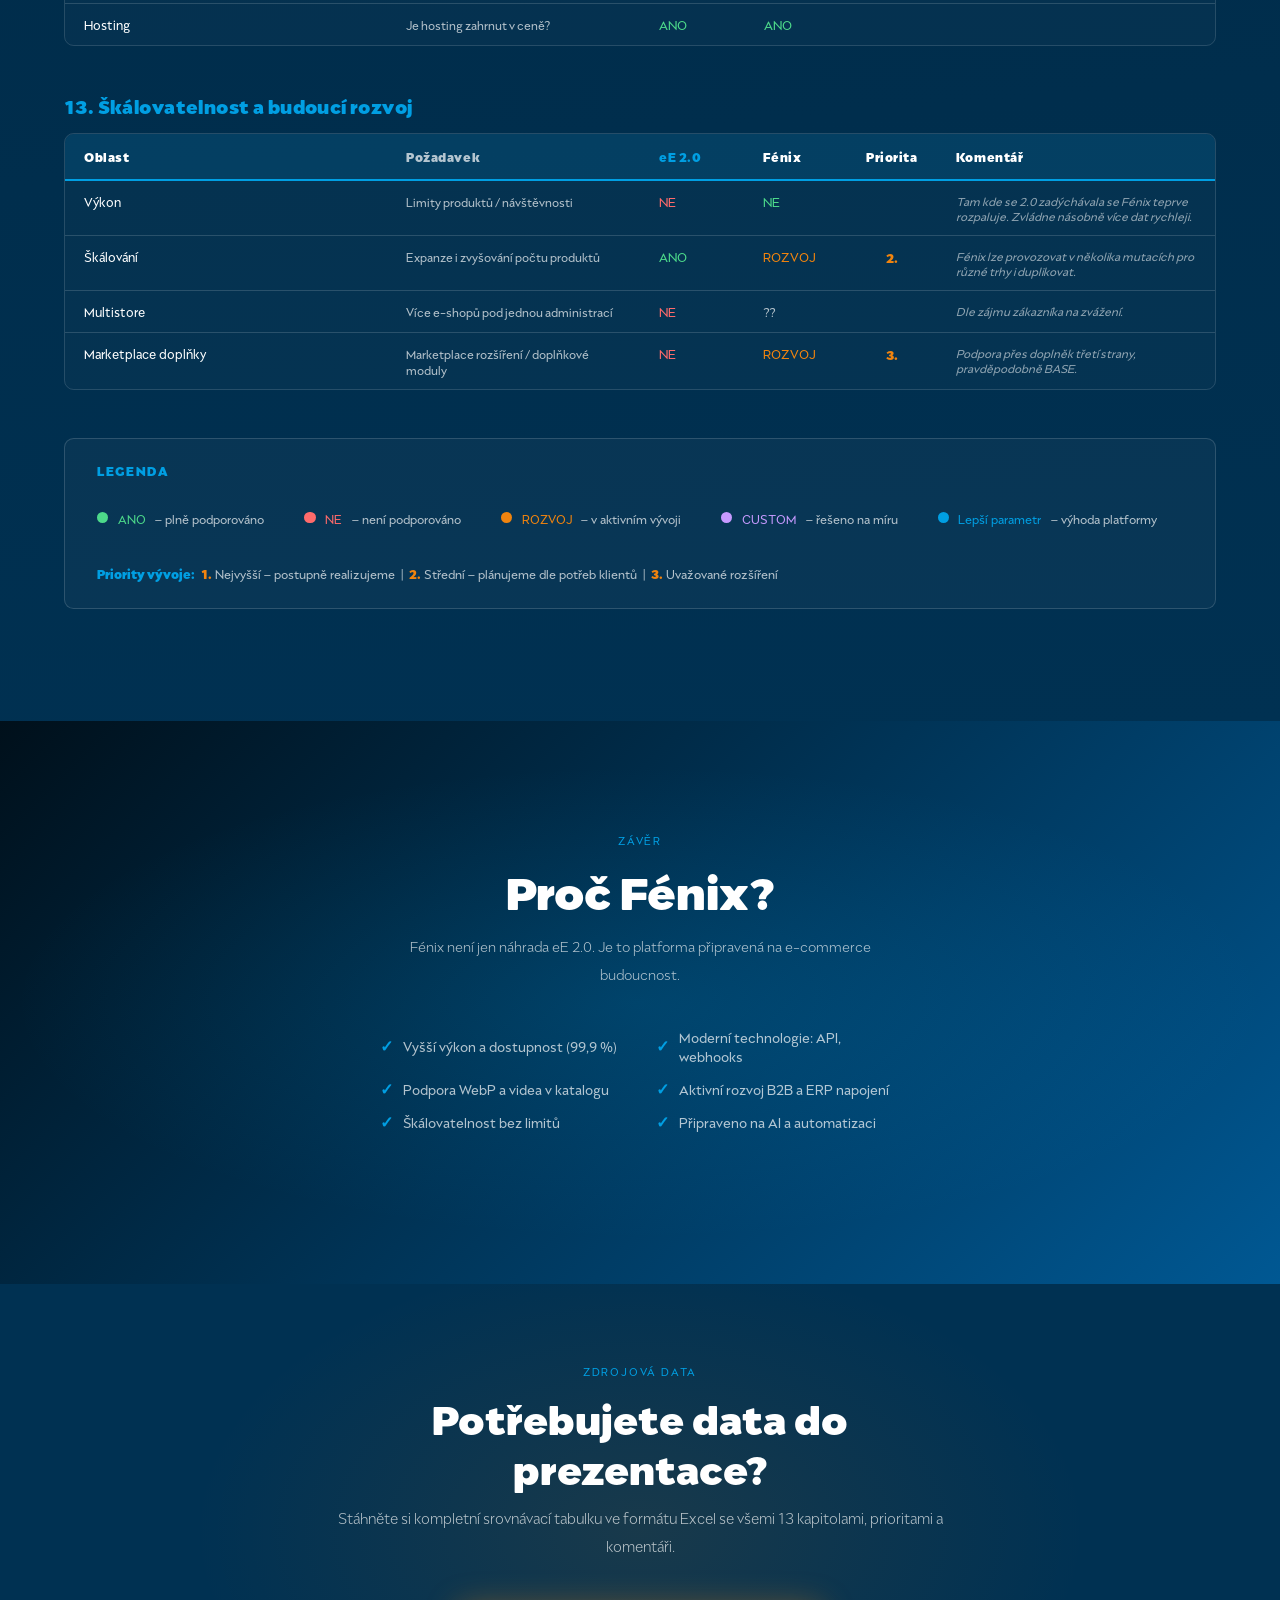
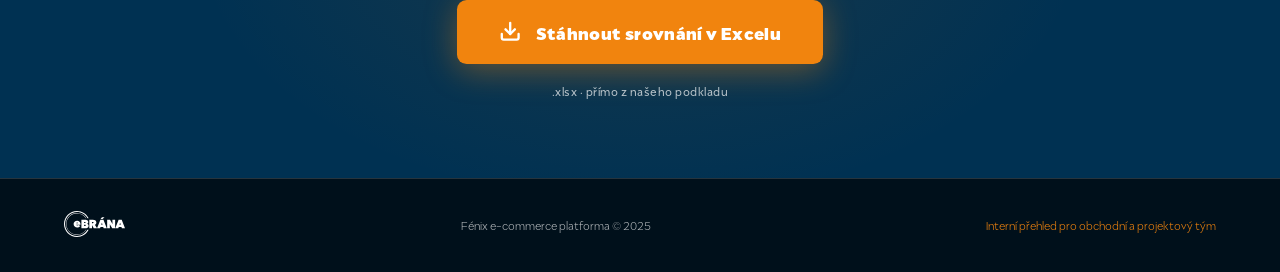
<file: fenix_vs_ee20.html>
<!DOCTYPE html>
<html lang="cs">
<head>
  <!-- Google Tag Manager -->
  <script>(function(w,d,s,l,i){w[l]=w[l]||[];w[l].push({'gtm.start':
  new Date().getTime(),event:'gtm.js'});var f=d.getElementsByTagName(s)[0],
  j=d.createElement(s),dl=l!='dataLayer'?'&l='+l:'';j.async=true;j.src=
  'https://www.googletagmanager.com/gtm.js?id='+i+dl;f.parentNode.insertBefore(j,f);
  })(window,document,'script','dataLayer','GTM-5NFFHHFL');</script>
  <!-- End Google Tag Manager -->
  <!-- Google tag (gtag.js) -->
  <script async src="https://www.googletagmanager.com/gtag/js?id=G-7S4MZM3EDQ"></script>
  <script>
    window.dataLayer = window.dataLayer || [];
    function gtag(){dataLayer.push(arguments);}
    gtag('js', new Date());

    gtag('config', 'G-7S4MZM3EDQ');
  </script>
<meta name="description" content="Detailní srovnání dvou e-commerce platforem Fénix vs. eE 2.0 — výkon, funkce a celkové náklady vedle sebe.">

<!-- Schema.org structured data -->
<script type="application/ld+json">
{
  "@context": "https://schema.org",
  "@graph": [
    {
      "@type": "TechArticle",
      "@id": "https://petr-soukup.info/fenix_vs_ee20.html/#article",
      "headline": "Fénix vs. eE 2.0 – Kompletní srovnání platforem",
      "description": "Detailní srovnání dvou e-commerce platforem Fénix vs. eE 2.0 — výkon, funkce a celkové náklady vedle sebe.",
      "datePublished": "2026-07-15",
      "inLanguage": "cs-CZ",
      "author": {
        "@type": "Person",
        "name": "Petr Soukup",
        "url": "https://petr-soukup.info/"
      },
      "publisher": {
        "@type": "Person",
        "name": "Petr Soukup",
        "url": "https://petr-soukup.info/"
      }
    },
    {
      "@type": "BreadcrumbList",
      "@id": "https://petr-soukup.info/fenix_vs_ee20.html/#breadcrumb",
      "itemListElement": [
        {
          "@type": "ListItem",
          "position": 1,
          "name": "Domů",
          "item": "https://petr-soukup.info/"
        },
        {
          "@type": "ListItem",
          "position": 2,
          "name": "Fénix vs. eE 2.0",
          "item": "https://petr-soukup.info/fenix_vs_ee20.html"
        }
      ]
    }
  ]
}
</script>
<style>
  @font-face {
    font-family: 'Migrena Grotesque';
    src: url('BORUTTA%20GROUP%20-%20Migrena_Grotesque-Light.otf') format('opentype');
    font-weight: 300;
    font-style: normal;
  }
  @font-face {
    font-family: 'Migrena Grotesque';
    src: url('BORUTTA%20GROUP%20-%20Migrena_Grotesque-Regular.otf') format('opentype');
    font-weight: 400;
    font-style: normal;
  }
  @font-face {
    font-family: 'Migrena Grotesque';
    src: url('BORUTTA%20GROUP%20-%20Migrena_Grotesque%20Bold.otf') format('opentype');
    font-weight: 700;
    font-style: normal;
  }
</style>
<style>
  :root {
    --navy:    #003152;
    --deep:    #00101B;
    --mid:     #005893;
    --blue:    #009FE3;
    --orange:  #f1840e;
    --white:   #ffffff;
    --white70: rgba(255,255,255,0.70);
    --white30: rgba(255,255,255,0.15);
  }

  *, *::before, *::after { box-sizing: border-box; margin: 0; padding: 0; }
  html { scroll-behavior: smooth; }

  body {
    font-family: 'Migrena Grotesque', sans-serif;
    background: var(--navy);
    color: var(--white);
    overflow-x: hidden;
  }

  h1, h2, h3, h4 { font-family: 'Migrena Grotesque', sans-serif; line-height: 1.1; }
  h1 { font-size: clamp(2.8rem, 6vw, 5.5rem); font-weight: 800; }
  h2 { font-size: clamp(1.8rem, 3.5vw, 2.8rem); font-weight: 700; }
  h3 { font-size: 1.15rem; font-weight: 700; letter-spacing: .02em; }
  h4 { font-size: 1.3rem; font-weight: 700; color: var(--blue); margin: 2.5rem 0 1rem; letter-spacing: .02em; }
  p  { font-size: 1rem; line-height: 1.7; color: var(--white70); font-weight: 300; }

  /* ── NAV ── */
  nav {
    position: fixed; top: 0; left: 0; right: 0; z-index: 100;
    display: flex; align-items: center; justify-content: space-between;
    padding: 1.2rem 5vw;
    background: rgba(0,17,27,.85);
    backdrop-filter: blur(12px);
    border-bottom: 1px solid var(--white30);
  }
  .nav-logo svg { height: 32px; width: auto; }
  nav ul { list-style: none; display: flex; gap: 2rem; flex-wrap: wrap; }
  nav ul a {
    color: var(--white70); text-decoration: none;
    font-size: .9rem; font-weight: 500;
    transition: color .2s;
  }
  nav ul a:hover { color: var(--blue); }
  /* zpět na rozcestník petr-soukup.info */
  .nav-back { padding-left: 2rem; border-left: 1px solid var(--white30); }
  .nav-back a { color: rgba(255,255,255,.45); }

  section { padding: 7rem 5vw; }

  /* ── HERO ── */
  #hero {
    min-height: 100vh;
    display: flex; flex-direction: column; justify-content: center;
    background: linear-gradient(135deg, var(--deep) 0%, var(--mid) 100%);
    position: relative; overflow: hidden;
    padding-top: 8rem;
  }
  #hero::before {
    content: '';
    position: absolute; inset: 0;
    background:
      radial-gradient(ellipse 60% 50% at 80% 40%, rgba(0,159,227,.18) 0%, transparent 70%),
      radial-gradient(ellipse 40% 60% at 10% 70%, rgba(241,132,14,.10) 0%, transparent 60%);
  }
  .hero-inner { position: relative; max-width: 900px; }
  .hero-tag {
    display: inline-block;
    background: var(--white30);
    border: 1px solid rgba(0,159,227,.4);
    color: var(--blue);
    font-size: .8rem; font-weight: 500; letter-spacing: .12em;
    text-transform: uppercase; padding: .4rem 1rem;
    border-radius: 2rem; margin-bottom: 2rem;
  }
  #hero h1 { margin-bottom: 1.5rem; }
  #hero h1 em { font-style: normal; color: var(--blue); }
  #hero h1 span { color: var(--orange); }
  .hero-sub {
    font-size: 1.2rem; color: var(--white70);
    max-width: 560px; margin-bottom: 3rem; font-weight: 300;
  }
  .hero-cta {
    display: inline-flex; align-items: center; gap: .6rem;
    background: var(--orange); color: var(--white);
    padding: .9rem 2rem; border-radius: .4rem;
    font-weight: 500; text-decoration: none; font-size: 1rem;
    transition: transform .2s, box-shadow .2s;
    box-shadow: 0 4px 24px rgba(241,132,14,.35);
  }
  .hero-cta:hover { transform: translateY(-2px); box-shadow: 0 8px 32px rgba(241,132,14,.45); }

  .hero-stats { display: flex; gap: 3rem; margin-top: 5rem; flex-wrap: wrap; }
  .stat-item { border-left: 2px solid var(--blue); padding-left: 1.2rem; }
  .stat-num  { font-family: 'Migrena Grotesque', sans-serif; font-size: 2rem; font-weight: 800; color: var(--white); }
  .stat-num em { color: var(--blue); font-style: normal; }
  .stat-label { font-size: .8rem; color: var(--white70); text-transform: uppercase; letter-spacing: .08em; margin-top: .2rem; }

  /* ── SECTION HEADERS ── */
  .section-label {
    font-size: .75rem; font-weight: 500; letter-spacing: .15em;
    text-transform: uppercase; color: var(--blue);
    margin-bottom: .8rem;
  }
  .section-title { margin-bottom: .8rem; }
  .section-sub   { color: var(--white70); max-width: 620px; margin-bottom: 3.5rem; }

  /* ── VÝHODY ── */
  #vyhody { background: var(--navy); }
  .cards-grid {
    display: grid;
    grid-template-columns: repeat(auto-fit, minmax(280px, 1fr));
    gap: 1.5rem;
  }
  .card {
    background: rgba(255,255,255,.04);
    border: 1px solid var(--white30);
    border-radius: .75rem;
    padding: 2rem;
    transition: transform .25s, border-color .25s, box-shadow .25s;
  }
  .card:hover {
    transform: translateY(-4px);
    border-color: var(--blue);
    box-shadow: 0 8px 32px rgba(0,159,227,.12);
  }
  .card-icon {
    width: 2.8rem; height: 2.8rem;
    display: flex; align-items: center; justify-content: center;
    background: rgba(0,159,227,.12);
    border-radius: .5rem; margin-bottom: 1.2rem;
    font-size: 1.4rem;
  }
  .card h3 { margin-bottom: .6rem; }
  .card p  { font-size: .9rem; }

  /* ── SROVNÁNÍ ── */
  #srovnani {
    background: linear-gradient(175deg, var(--deep) 0%, var(--navy) 100%);
    position: relative; overflow: hidden;
  }
  #srovnani::after {
    content: '';
    position: absolute; top: -20%; right: -10%;
    width: 500px; height: 500px;
    background: radial-gradient(circle, rgba(0,159,227,.12) 0%, transparent 70%);
    pointer-events: none;
  }

  .chapter { margin-bottom: 3rem; position: relative; }

  .table-wrapper { overflow-x: auto; border-radius: .6rem; border: 1px solid var(--white30); }
  table {
    width: 100%; border-collapse: collapse;
    min-width: 720px;
    background: rgba(255,255,255,.02);
  }
  thead tr {
    background: rgba(0,159,227,.12);
    border-bottom: 2px solid var(--blue);
  }
  thead th {
    padding: .9rem 1.2rem; text-align: left;
    font-family: 'Migrena Grotesque', sans-serif; font-weight: 700;
    font-size: .85rem; letter-spacing: .04em;
  }
  thead th:nth-child(3) { color: var(--blue); }
  thead th:nth-child(2) { color: var(--white70); }
  tbody tr {
    border-bottom: 1px solid var(--white30);
    transition: background .15s;
  }
  tbody tr:last-child { border-bottom: none; }
  tbody tr:hover { background: rgba(255,255,255,.03); }
  tbody td {
    padding: .75rem 1.2rem; font-size: .88rem;
    color: var(--white70); vertical-align: top;
  }
  tbody td:first-child { color: var(--white); font-weight: 500; width: 28%; }
  tbody td.req { color: var(--white70); font-size: .83rem; width: 22%; }
  tbody td.status { width: 9%; white-space: nowrap; font-weight: 500; }
  tbody td.prio { width: 6%; text-align: center; color: var(--orange); font-weight: 600; }
  tbody td.comment { font-size: .82rem; color: rgba(255,255,255,.55); font-style: italic; }

  .yes      { color: #4dd98a; }
  .no       { color: #ff6b6b; }
  .dev      { color: var(--orange); }
  .custom   { color: #c79aff; }
  .better   { color: var(--blue); }

  /* ── LEGENDA ── */
  .legend {
    margin-top: 3rem;
    background: rgba(255,255,255,.03);
    border: 1px solid var(--white30);
    border-radius: .6rem;
    padding: 1.5rem 2rem;
    display: flex; flex-wrap: wrap; gap: 1.5rem 2.5rem;
  }
  .legend h3 { font-size: .85rem; color: var(--blue); text-transform: uppercase; letter-spacing: .12em; margin-bottom: .5rem; width: 100%; }
  .legend-item { font-size: .85rem; color: var(--white70); display: flex; align-items: center; gap: .6rem; }
  .legend-dot {
    width: .7rem; height: .7rem; border-radius: 50%;
    flex-shrink: 0;
  }

  /* ── SHRNUTÍ ── */
  #shrnuti {
    background: linear-gradient(135deg, var(--deep) 0%, var(--mid) 100%);
    text-align: center; position: relative; overflow: hidden;
  }
  #shrnuti::before {
    content: '';
    position: absolute; inset: 0;
    background: radial-gradient(ellipse 70% 60% at 50% 50%, rgba(0,159,227,.15) 0%, transparent 70%);
  }
  .shrnuti-inner { position: relative; max-width: 680px; margin: 0 auto; }
  .check-grid {
    display: grid;
    grid-template-columns: 1fr 1fr;
    gap: .8rem 2rem;
    margin: 2.5rem auto;
    max-width: 520px; text-align: left;
  }
  .check-item {
    display: flex; align-items: center; gap: .6rem;
    font-size: .95rem; color: var(--white70);
  }
  .check-item::before {
    content: '✓';
    color: var(--blue); font-weight: 700; font-size: 1rem;
    flex-shrink: 0;
  }

  /* ── FOOTER ── */
  footer {
    background: var(--deep);
    border-top: 1px solid var(--white30);
    padding: 2rem 5vw;
    display: flex; align-items: center; justify-content: space-between;
    flex-wrap: wrap; gap: 1rem;
  }
  footer p { font-size: .8rem; color: var(--white70); margin: 0; }

  /* ── DOWNLOAD CTA ── */
  #download {
    background: var(--navy);
    padding: 5rem 5vw;
    text-align: center;
    position: relative; overflow: hidden;
  }
  #download::before {
    content: '';
    position: absolute; inset: 0;
    background: radial-gradient(ellipse 50% 80% at 50% 50%, rgba(241,132,14,.10) 0%, transparent 70%);
    pointer-events: none;
  }
  .download-inner { position: relative; max-width: 640px; margin: 0 auto; }
  .download-inner h2 { margin-bottom: .8rem; }
  .download-inner p { margin-bottom: 2.5rem; font-size: 1.05rem; }
  .download-btn {
    display: inline-flex; align-items: center; gap: .9rem;
    background: var(--orange); color: var(--white);
    padding: 1.3rem 2.6rem; border-radius: .6rem;
    font-family: 'Migrena Grotesque', sans-serif; font-weight: 700;
    font-size: 1.15rem; text-decoration: none;
    letter-spacing: .02em;
    box-shadow: 0 6px 32px rgba(241,132,14,.4);
    transition: transform .2s, box-shadow .2s, background .2s;
  }
  .download-btn:hover {
    transform: translateY(-3px);
    background: #ff9420;
    box-shadow: 0 12px 48px rgba(241,132,14,.55);
  }
  .download-btn svg { width: 1.4rem; height: 1.4rem; flex-shrink: 0; }
  .download-note {
    margin-top: 1.2rem;
    font-size: .8rem; color: var(--white70);
    letter-spacing: .04em;
  }

  .reveal {
    opacity: 0; transform: translateY(28px);
    transition: opacity .6s ease, transform .6s ease;
  }
  .reveal.visible { opacity: 1; transform: none; }

  @media (max-width: 640px) {
    /* kotvy sekcí se na mobilu skrývají, zpětný odkaz musí zůstat dostupný */
    nav ul li:not(.nav-back) { display: none; }
    .nav-back { padding-left: 0; border-left: none; }
    .check-grid { grid-template-columns: 1fr; }
    .hero-stats { gap: 2rem; }
  }
</style>
</head>
<body>
<!-- Google Tag Manager (noscript) -->
<noscript><iframe src="https://www.googletagmanager.com/ns.html?id=GTM-5NFFHHFL"
height="0" width="0" style="display:none;visibility:hidden"></iframe></noscript>
<!-- End Google Tag Manager (noscript) -->

<nav>
  <div class="nav-logo">
    <svg xmlns="http://www.w3.org/2000/svg" viewBox="0 0 1192.24 507.8" aria-label="eBRANA"><defs><style>.ebr-logo{fill:#fff;}</style></defs><path class="ebr-logo" d="M457.3,367.21c-39.87,71.28-116.09,119.58-203.4,119.58-128.42,0-232.89-104.48-232.89-232.9S125.48,21,253.89,21c87.88,0,164.55,48.94,204.19,120.99h23.67C440.31,57.96,353.75,0,253.89,0,113.9,0,0,113.9,0,253.9s113.9,253.9,253.89,253.9c99.3,0,185.45-57.31,227.16-140.58h-23.75Z"/><path class="ebr-logo" d="M426.88,367.21c-37.01,56.3-100.72,93.56-172.99,93.56-114.07,0-206.87-92.8-206.87-206.87S139.82,47.02,253.89,47.02c72.87,0,137.05,37.87,173.92,94.97h8.27c-37.69-61.13-105.25-101.97-182.18-101.97-117.93,0-213.87,95.94-213.87,213.88s95.94,213.87,213.87,213.87c76.34,0,143.45-40.21,181.3-100.56h-8.32Z"/><path class="ebr-logo" d="M275.21,238.36c0-8.75-7.09-15.12-17.96-15.12-12.05,0-18.67,8.27-19.61,15.12h37.57ZM321.76,267.66h-83.65c.95,8.75,11.34,14.18,21.27,14.18s17.61-.87,23.76-7l35.31,17.88c-10.87,17.72-32.85,29.06-60.49,29.06-36.15,0-70.42-22.92-70.42-66.87,0-41.12,30.95-66.88,69.23-66.88s65.46,28.83,65.46,68.05c0,4.02-.24,8.75-.47,11.58Z"/><path class="ebr-logo" d="M392.47,270.52v22.68h16.78c8.74,0,14.89-4.02,14.89-11.58,0-8.98-10.4-11.1-17.25-11.1h-14.42ZM392.47,213.81v20.56h15.12c7.8,0,13.47-3.54,13.47-11.1,0-6.38-5.91-9.45-14.65-9.45h-13.94ZM449.42,250.43c16.07,3.78,31.43,17.26,31.43,38.05,0,36.62-32.37,48.91-64.98,48.91h-75.85v-167.29h68.76c27.18,0,65.22,5.67,65.22,44.42,0,17.96-9.92,29.54-24.57,35.21v.71h-.01Z"/><path class="ebr-logo" d="M557.75,240.74c7.8,0,19.61-1.88,19.61-13.94s-10.16-13-17.25-13h-13.47v26.94h11.11ZM494.2,170.1h70.65c33.08,0,67.58,11.81,67.58,54.35,0,20.32-10.63,36.62-29.3,45.13l42.53,67.82h-64.74l-32.14-59.78h-1.65v59.78h-52.93v-167.3Z"/><path class="ebr-logo" d="M726.43,269.81l13.71-41.35,13.47,41.35h-27.18ZM770.86,170.1h-59.78l-65.93,167.29h59.55l8.27-24.58h53.17l8.74,24.58h61.2l-65.22-167.29Z"/><polygon class="ebr-logo" points="899.2 170.1 946.93 254.93 947.88 254.93 945.52 170.1 998.92 170.1 998.92 337.39 941.5 337.39 895.19 257.52 894.24 257.52 896.6 337.39 843.19 337.39 843.19 170.1 899.2 170.1"/><path class="ebr-logo" d="M1096.31,228.46l-13.71,41.35h27.18l-13.47-41.35ZM1067.24,170.1h59.78l65.22,167.29h-61.2l-8.74-24.58h-53.17l-8.27,24.58h-59.55l65.93-167.29Z"/><polygon class="ebr-logo" points="714.62 157.51 740.84 123.49 790.94 123.49 754.55 157.51 714.62 157.51"/></svg>
  </div>
  <ul>
    <li><a href="#vyhody">Výhody</a></li>
    <li><a href="#srovnani">Srovnání</a></li>
    <li><a href="#shrnuti">Shrnutí</a></li>
    <li class="nav-back"><a href="index.html"><span aria-hidden="true">←</span> Petr Soukup</a></li>
  </ul>
</nav>

<!-- HERO -->
<section id="hero">
  <div class="hero-inner">
    <div class="hero-tag">Nová generace e-commerce platformy</div>
    <h1><em>Fénix</em> vs.<br><span>eE 2.0</span></h1>
    <p class="hero-sub">Kompletní srovnání obou platforem napříč 13 kapitolami – rychlejší, otevřenější a připravená na budoucnost.</p>
    <a href="#srovnani" class="hero-cta">Prozkoumat srovnání →</a>
    <div class="hero-stats">
      <div class="stat-item">
        <div class="stat-num"><em>99,9</em> %</div>
        <div class="stat-label">Garantovaná dostupnost</div>
      </div>
      <div class="stat-item">
        <div class="stat-num"><em>90+</em></div>
        <div class="stat-label">Core Web Vitals skóre</div>
      </div>
      <div class="stat-item">
        <div class="stat-num"><em>3</em> kroky</div>
        <div class="stat-label">Pokladní proces</div>
      </div>
    </div>
  </div>
</section>

<!-- VÝHODY -->
<section id="vyhody">
  <div class="section-label reveal">Klíčové výhody</div>
  <h2 class="section-title reveal">Co Fénix přináší oproti eE 2.0</h2>
  <p class="section-sub reveal">Platforma navržená pro růst, moderní technologie a reálné potřeby e-commerce projektů.</p>

  <div class="cards-grid">
    <div class="card reveal">
      <div class="card-icon">⚡</div>
      <h3>Výkon a stabilita</h3>
      <p>Dostupnost 99,9 % (VS Hosting), Core Web Vitals 90+. Tam kde se eE 2.0 zadýchávala, Fénix teprve rozpaluje.</p>
    </div>
    <div class="card reveal">
      <div class="card-icon">🔌</div>
      <h3>API-first architektura</h3>
      <p>Postaveno na otevřeném API s dokumentací, webhooks pro integrace třetích stran. eE 2.0 nic z toho nemá.</p>
    </div>
    <div class="card reveal">
      <div class="card-icon">🖼️</div>
      <h3>Moderní katalog</h3>
      <p>WebP, video v galerii produktu, elastic fulltext s našeptávačem a výrazně rychlejší parametrické filtrování.</p>
    </div>
    <div class="card reveal">
      <div class="card-icon">🛒</div>
      <h3>Lepší konverze</h3>
      <p>3-krokový checkout místo 4. Automaticky ukládaný košík. Sleva na dopravu a platbu, kterou eE 2.0 neumí.</p>
    </div>
    <div class="card reveal">
      <div class="card-icon">🏢</div>
      <h3>Silný B2B základ</h3>
      <p>Firemní účty, individuální ceníky, objednávky na fakturu. Aktivně rozvíjeno pro Abrasiv, Frpneu i Mega.</p>
    </div>
    <div class="card reveal">
      <div class="card-icon">🚀</div>
      <h3>Škálovatelnost bez limitů</h3>
      <p>Žádné definované limity produktů ani návštěvnosti. Připraveno na AI integraci a automatizaci.</p>
    </div>
  </div>
</section>

<!-- SROVNÁNÍ -->
<section id="srovnani">
  <div class="section-label reveal">Přímé srovnání</div>
  <h2 class="section-title reveal">Kompletní srovnání funkcí</h2>
  <p class="section-sub reveal">Přehled všech parametrů napříč 13 kapitolami – technologie, katalog, objednávky, cenotvorba, platby, doprava, ERP, marketing, bezpečnost, podpora a škálovatelnost.</p>

  <!-- 1. Technické požadavky a platforma -->
  <div class="chapter reveal">
    <h4>1. Technické požadavky a platforma</h4>
    <div class="table-wrapper">
      <table>
        <thead>
          <tr><th>Oblast</th><th>Požadavek</th><th>eE 2.0</th><th>Fénix</th><th>Priorita</th><th>Komentář</th></tr>
        </thead>
        <tbody>
          <tr><td>Typ řešení</td><td class="req">Pronájmový model (SaaS) s fixní částkou za úpravy na míru</td><td class="status yes">ANO</td><td class="status yes">ANO</td><td class="prio"></td><td class="comment"></td></tr>
          <tr><td>Hosting a infrastruktura</td><td class="req">Kompletní služby, zálohování a správa přes partnery</td><td class="status">UVT</td><td class="status better">VS Hosting</td><td class="prio"></td><td class="comment"></td></tr>
          <tr><td>Aktualizace systému</td><td class="req">Aktualizace zajišťuje dodavatel bez zásahu zákazníka</td><td class="status yes">ANO</td><td class="status yes">ANO</td><td class="prio"></td><td class="comment"></td></tr>
          <tr><td>Dostupnost služby</td><td class="req">Garantovaná dostupnost (v %) + kompenzace</td><td class="status no">99,3 %</td><td class="status better">99,9 %</td><td class="prio"></td><td class="comment"></td></tr>
          <tr><td>Responzivita</td><td class="req">Plně responzivní řešení (mobil, tablet, desktop)</td><td class="status yes">ANO</td><td class="status yes">ANO</td><td class="prio"></td><td class="comment"></td></tr>
          <tr><td>Výkon (Core Web Vitals)</td><td class="req">Splnění standardů Core Web Vitals</td><td class="status no">NE</td><td class="status yes">ANO</td><td class="prio"></td><td class="comment"></td></tr>
          <tr><td>Customizace</td><td class="req">Úpravy funkčnosti na míru bez zásahu do jádra</td><td class="status yes">ANO</td><td class="status yes">ANO</td><td class="prio"></td><td class="comment"></td></tr>
          <tr><td>Export dat</td><td class="req">Export CSV napříč platformou</td><td class="status no">NE</td><td class="status dev">ROZVOJ</td><td class="prio">3.</td><td class="comment">Platforma umožňuje export dat napříč platformou.</td></tr>
          <tr><td>API</td><td class="req">API s dokumentací s možností veřejné části</td><td class="status no">NE</td><td class="status yes">ANO</td><td class="prio"></td><td class="comment">Fénix je postaven na API a bude mnohem flexibilnější při rozvoji a podpoře nových technologií.</td></tr>
        </tbody>
      </table>
    </div>
  </div>

  <!-- 2. Lokalizace a mezinárodní prodej -->
  <div class="chapter reveal">
    <h4>2. Lokalizace a mezinárodní prodej</h4>
    <div class="table-wrapper">
      <table>
        <thead>
          <tr><th>Oblast</th><th>Požadavek</th><th>eE 2.0</th><th>Fénix</th><th>Priorita</th><th>Komentář</th></tr>
        </thead>
        <tbody>
          <tr><td>Jazykové mutace</td><td class="req">Podpora vícejazyčnosti (CZ, SK, PL, EN, DE)</td><td class="status yes">ANO</td><td class="status dev">ROZVOJ</td><td class="prio">1.</td><td class="comment">Dokončujeme plnou podporu ve všech modulech.</td></tr>
          <tr><td>Země doručení</td><td class="req">Nastavení prodeje na libovolnou zemi doručení</td><td class="status yes">ANO</td><td class="status yes">ANO</td><td class="prio"></td><td class="comment"></td></tr>
          <tr><td>Víceměnovost</td><td class="req">Podpora více měn</td><td class="status yes">ANO</td><td class="status yes">ANO</td><td class="prio"></td><td class="comment"></td></tr>
          <tr><td>Převod měn dle kurzu</td><td class="req">Statický nebo automatický kurz</td><td class="status yes">ANO</td><td class="status dev">ROZVOJ</td><td class="prio">1.</td><td class="comment"></td></tr>
          <tr><td>Daňová pravidla</td><td class="req">Nastavení DPH dle země</td><td class="status yes">ANO</td><td class="status yes">ANO</td><td class="prio"></td><td class="comment">OSS režim bude podporován v integracích.</td></tr>
        </tbody>
      </table>
    </div>
  </div>

  <!-- 3. Produktový katalog -->
  <div class="chapter reveal">
    <h4>3. Produktový katalog</h4>
    <div class="table-wrapper">
      <table>
        <thead>
          <tr><th>Oblast</th><th>Požadavek</th><th>eE 2.0</th><th>Fénix</th><th>Priorita</th><th>Komentář</th></tr>
        </thead>
        <tbody>
          <tr><td>Podpora obrázků nové generace</td><td class="req">WebP a další moderní formáty</td><td class="status no">NE</td><td class="status yes">ANO</td><td class="prio"></td><td class="comment"></td></tr>
          <tr><td>Video v galerii produktu</td><td class="req">Krátká videa a animace v detailu</td><td class="status no">NE</td><td class="status yes">ANO</td><td class="prio"></td><td class="comment"></td></tr>
          <tr><td>Přílohy</td><td class="req">PDF návody a další soubory u produktu</td><td class="status yes">ANO</td><td class="status yes">ANO</td><td class="prio"></td><td class="comment"></td></tr>
          <tr><td>Import z Heureka feedu</td><td class="req">Hromadný import (popisy, ceny, parametry, SKU)</td><td class="status yes">ANO</td><td class="status dev">ROZVOJ</td><td class="prio"></td><td class="comment">Import z XML ano, v rozvoji i pravidelný import z XML.</td></tr>

          <tr><td>Filtrování</td><td class="req">Parametrické filtry (výrobce, kapacita atd.)</td><td class="status yes">ANO</td><td class="status yes">ANO</td><td class="prio"></td><td class="comment">Výrazně rychlejší (Elastic) a vlastní filtrování na úrovni kategorie.</td></tr>
          <tr><td>Vyhledávání</td><td class="req">Fulltext s našeptávačem produktů a kategorií</td><td class="status yes">ANO</td><td class="status yes">ANO</td><td class="prio"></td><td class="comment">Výrazně rychlejší, založené na Elastic.</td></tr>
          <tr><td>Hlídací pes</td><td class="req">Notifikace dostupnosti produktu</td><td class="status no">NE</td><td class="status dev">ROZVOJ</td><td class="prio">3.</td><td class="comment">Při požadavku prvního klienta.</td></tr>
          <tr><td>Sdílení produktů</td><td class="req">Funkce sdílení produktů</td><td class="status yes">ANO</td><td class="status dev">ROZVOJ</td><td class="prio">2.</td><td class="comment"></td></tr>
          <tr><td>Porovnání produktů</td><td class="req">Funkce porovnání produktů</td><td class="status yes">ANO</td><td class="status dev">ROZVOJ</td><td class="prio">2.</td><td class="comment"></td></tr>
          <tr><td>Cross-sell / upsell</td><td class="req">Související a alternativní produkty</td><td class="status yes">ANO</td><td class="status yes">ANO</td><td class="prio"></td><td class="comment"></td></tr>
          <tr><td>Technické parametry</td><td class="req">Práce s technickými parametry</td><td class="status yes">ANO</td><td class="status yes">ANO</td><td class="prio"></td><td class="comment">Výrazně zjednodušen celý proces práce s parametry a variantami.</td></tr>
          <tr><td>Značka</td><td class="req">&mdash;</td><td class="status yes">ANO</td><td class="status yes">ANO</td><td class="prio"></td><td class="comment">Nově rozšířená funkčnost o určení TOP značek.</td></tr>
          <tr><td>Produktové štítky</td><td class="req">Nastavení štítků (Novinka, Výprodej apod.)</td><td class="status yes">ANO</td><td class="status yes">ANO</td><td class="prio"></td><td class="comment">Tvorba vlastních štítků s možností vlastní barvy v Adminu.</td></tr>
        </tbody>
      </table>
    </div>
  </div>

  <!-- 4. Košík a objednávkový proces -->
  <div class="chapter reveal">
    <h4>4. Košík a objednávkový proces</h4>
    <div class="table-wrapper">
      <table>
        <thead>
          <tr><th>Oblast</th><th>Požadavek</th><th>eE 2.0</th><th>Fénix</th><th>Priorita</th><th>Komentář</th></tr>
        </thead>
        <tbody>
          <tr><td>Jednokroková pokladna</td><td class="req">&mdash;</td><td class="status no">NE</td><td class="status custom">CUSTOM</td><td class="prio"></td><td class="comment">Na 2.0 nerealizovatelné, pro Fénix možné jako velký custom.</td></tr>
          <tr><td>Pokladna</td><td class="req">Počet kroků v pokladně</td><td class="status no">4 kroky</td><td class="status better">3 kroky</td><td class="prio"></td><td class="comment"></td></tr>
          <tr><td>Cross-sell / upsell v košíku</td><td class="req">Doporučené produkty v košíku</td><td class="status yes">ANO</td><td class="status dev">ROZVOJ</td><td class="prio">3.</td><td class="comment"></td></tr>
          <tr><td>Uložený / opuštěný košík</td><td class="req">Uložení a obnovení košíku</td><td class="status yes">ANO</td><td class="status yes">ANO</td><td class="prio"></td><td class="comment">Košík se ukládá sám na daném zařízení a prohlížeči.</td></tr>
          <tr><td>Uživatelské preference</td><td class="req">Uložené platební a dopravní preference</td><td class="status no">NE</td><td class="status custom">CUSTOM</td><td class="prio"></td><td class="comment">Megabooks mají v rozvojovém plánu.</td></tr>
          <tr><td>Vlastní stav objednávky</td><td class="req">Přidání vlastního stavu objednávky</td><td class="status custom">CUSTOM</td><td class="status dev">ROZVOJ</td><td class="prio">3.</td><td class="comment">Vždy je potřeba zvážit navazující akce.</td></tr>
          <tr><td>Klientský účet / zóna</td><td class="req">Tvorba zákaznického účtu a přihlášení</td><td class="status yes">ANO</td><td class="status dev">ROZVOJ</td><td class="prio">1.</td><td class="comment">E-shop již nebude automaticky vytvářet účet klienta.</td></tr>
          <tr><td>Zpracování objednávky</td><td class="req">&mdash;</td><td class="status yes">ANO</td><td class="status yes">ANO</td><td class="prio"></td><td class="comment">Možnost barevného odlišení stavu objednávky.</td></tr>
          <tr><td>Číslování objednávky</td><td class="req">&mdash;</td><td class="status yes">ANO</td><td class="status yes">ANO</td><td class="prio"></td><td class="comment">Rozšíření o auto-prefix na základě datumu.</td></tr>
          <tr><td>Obchodní podmínky</td><td class="req">Modul, který verzuje dokumenty</td><td class="status yes">ANO</td><td class="status yes">ANO</td><td class="prio"></td><td class="comment"></td></tr>
          <tr><td>B2B režim</td><td class="req">Firemní účty, individuální ceníky, objednávky na fakturu</td><td class="status yes">ANO</td><td class="status dev">ROZVOJ</td><td class="prio">2.</td><td class="comment">Abrasiv, Frpneu i Mega budou obsahovat.</td></tr>
        </tbody>
      </table>
    </div>
  </div>

  <!-- 5. Cenotvorba -->
  <div class="chapter reveal">
    <h4>5. Cenotvorba</h4>
    <div class="table-wrapper">
      <table>
        <thead>
          <tr><th>Oblast</th><th>Požadavek</th><th>eE 2.0</th><th>Fénix</th><th>Priorita</th><th>Komentář</th></tr>
        </thead>
        <tbody>
          <tr><td>Cenové sloupce</td><td class="req">Podpora více cenových sloupců</td><td class="status yes">ANO</td><td class="status yes">ANO</td><td class="prio"></td><td class="comment">Neomezený počet sloupců pro B2C, jeden pro jednu měnu.</td></tr>
          <tr><td>Férová cena</td><td class="req">Vyhodnocení nejnižší ceny za 30 dní</td><td class="status yes">ANO</td><td class="status yes">ANO</td><td class="prio"></td><td class="comment">Výrazné zrychlení. Na Fénix nelze vypnout.</td></tr>
          <tr><td>Slevy na produkt</td><td class="req">Sleva % nebo hodnotou</td><td class="status yes">ANO</td><td class="status yes">ANO</td><td class="prio"></td><td class="comment">Řeší se změnou na produktu.</td></tr>
          <tr><td>Kriteriální slevy</td><td class="req">Sleva za splnění podmínek</td><td class="status yes">ANO</td><td class="status dev">ROZVOJ</td><td class="prio">1.</td><td class="comment">Fénix obsahuje pouze % slevu v jednom modulu.</td></tr>
          <tr><td>Slevy na objednávku</td><td class="req">Sleva za splnění podmínek</td><td class="status yes">ANO</td><td class="status dev">ROZVOJ</td><td class="prio">1.</td><td class="comment"></td></tr>
          <tr><td>Sleva na dopravu / platbu</td><td class="req">Sleva % nebo hodnotou</td><td class="status no">NE</td><td class="status dev">ROZVOJ</td><td class="prio"></td><td class="comment">Oproti eE 2.0 možné i % slevy.</td></tr>
          <tr><td>DPH</td><td class="req">Podpora různých sazeb DPH</td><td class="status yes">ANO</td><td class="status yes">ANO</td><td class="prio"></td><td class="comment">Vázané na zemi doručení, podpora 0% sazby.</td></tr>
        </tbody>
      </table>
    </div>
  </div>

  <!-- 6. Platby -->
  <div class="chapter reveal">
    <h4>6. Platby</h4>
    <div class="table-wrapper">
      <table>
        <thead>
          <tr><th>Oblast</th><th>Požadavek</th><th>eE 2.0</th><th>Fénix</th><th>Priorita</th><th>Komentář</th></tr>
        </thead>
        <tbody>
          <tr><td>Gopay</td><td class="req">Integrace platební brány</td><td class="status yes">ANO</td><td class="status dev">ROZVOJ</td><td class="prio">3.</td><td class="comment"></td></tr>
          <tr><td>Comgate</td><td class="req">Integrace platební brány</td><td class="status yes">ANO</td><td class="status yes">ANO</td><td class="prio"></td><td class="comment"></td></tr>
          <tr><td>Gpwebpay</td><td class="req">Integrace platební brány</td><td class="status yes">ANO</td><td class="status no">NE</td><td class="prio"></td><td class="comment"></td></tr>
          <tr><td>ČSOB</td><td class="req">Integrace platební brány</td><td class="status no">NE</td><td class="status dev">ROZVOJ</td><td class="prio">2.</td><td class="comment"></td></tr>
          <tr><td>Pluxee</td><td class="req">Benefitní systém</td><td class="status no">NE</td><td class="status dev">ROZVOJ</td><td class="prio">2.</td><td class="comment"></td></tr>
          <tr><td>Ostatní platební metody</td><td class="req">Dobírka, hotovost, převod (QR), faktura (B2B)</td><td class="status yes">ANO</td><td class="status yes">ANO</td><td class="prio"></td><td class="comment">Stejné použití jako na eE 2.0.</td></tr>
        </tbody>
      </table>
    </div>
  </div>

  <!-- 7. Logistika a doprava -->
  <div class="chapter reveal">
    <h4>7. Logistika a doprava</h4>
    <div class="table-wrapper">
      <table>
        <thead>
          <tr><th>Oblast</th><th>Požadavek</th><th>eE 2.0</th><th>Fénix</th><th>Priorita</th><th>Komentář</th></tr>
        </thead>
        <tbody>
          <tr><td>Zásilkovna</td><td class="req">Integrace vč. widgetu výdejních míst</td><td class="status yes">ANO</td><td class="status yes">ANO</td><td class="prio"></td><td class="comment"></td></tr>
          <tr><td>PPL Smart</td><td class="req">Integrace vč. widgetu výdejních míst</td><td class="status yes">ANO</td><td class="status yes">ANO</td><td class="prio"></td><td class="comment"></td></tr>
          <tr><td>Balíkovna a ČP</td><td class="req">Integrace dopravy</td><td class="status yes">ANO</td><td class="status dev">ROZVOJ</td><td class="prio">1.</td><td class="comment"></td></tr>
          <tr><td>DPD</td><td class="req">&mdash;</td><td class="status yes">ANO</td><td class="status dev">ROZVOJ</td><td class="prio">2.</td><td class="comment"></td></tr>
          <tr><td>One by Allegro</td><td class="req">Integrace služby</td><td class="status no">NE</td><td class="status dev">ROZVOJ</td><td class="prio">3.</td><td class="comment">Sledujeme vývoj dopravy.</td></tr>
          <tr><td>Balíkobot</td><td class="req">Integrace služby</td><td class="status yes">ANO</td><td class="status dev">ROZVOJ</td><td class="prio">1.</td><td class="comment"></td></tr>
          <tr><td>Generování štítků</td><td class="req">Automatické generování přes Balíkobot</td><td class="status yes">ANO</td><td class="status dev">ROZVOJ</td><td class="prio">1.</td><td class="comment"></td></tr>
        </tbody>
      </table>
    </div>
  </div>

  <!-- 8. ERP / Účetní systémy -->
  <div class="chapter reveal">
    <h4>8. ERP / Účetní systémy</h4>
    <div class="table-wrapper">
      <table>
        <thead>
          <tr><th>Oblast</th><th>Požadavek</th><th>eE 2.0</th><th>Fénix</th><th>Priorita</th><th>Komentář</th></tr>
        </thead>
        <tbody>
          <tr><td>Pohoda</td><td class="req">Napojení na Pohodu</td><td class="status yes">ANO</td><td class="status dev">ROZVOJ</td><td class="prio">1.</td><td class="comment">Na této integraci aktuálně pracujeme.</td></tr>
          <tr><td>Helios Inuvio (Orange)</td><td class="req">Napojení na Helios</td><td class="status yes">ANO</td><td class="status dev">ROZVOJ</td><td class="prio"></td><td class="comment">Zatím nemáme klienta.</td></tr>
          <tr><td>Vario</td><td class="req">Napojení na Vario</td><td class="status yes">ANO</td><td class="status dev">ROZVOJ</td><td class="prio"></td><td class="comment">Zatím nemáme klienta.</td></tr>
          <tr><td>Money S4 a S5</td><td class="req">Napojení na Money</td><td class="status no">NE</td><td class="status dev">ROZVOJ</td><td class="prio"></td><td class="comment">První klient megabooks.</td></tr>
          <tr><td>Custom integrace</td><td class="req">Integrace jiných systémů na míru</td><td class="status yes">ANO</td><td class="status dev">ROZVOJ</td><td class="prio"></td><td class="comment"></td></tr>
          <tr><td>BASE</td><td class="req">Integrace služby</td><td class="status no">NE</td><td class="status dev">ROZVOJ</td><td class="prio">3.</td><td class="comment"></td></tr>
          <tr><td>Fakturoid</td><td class="req">Integrace služby</td><td class="status yes">ANO</td><td class="status dev">ROZVOJ</td><td class="prio">1.</td><td class="comment">Těsně před dokončením napojení.</td></tr>
          <tr><td>Webhooks</td><td class="req">Podpora webhooks a externích integrací</td><td class="status no">NE</td><td class="status yes">ANO</td><td class="prio"></td><td class="comment">Podpora pro nástroje třetích stran pro rychlé notifikace.</td></tr>
        </tbody>
      </table>
    </div>
  </div>

  <!-- 9. Marketing & SEO -->
  <div class="chapter reveal">
    <h4>9. Marketing & SEO</h4>
    <div class="table-wrapper">
      <table>
        <thead>
          <tr><th>Oblast</th><th>Požadavek</th><th>eE 2.0</th><th>Fénix</th><th>Priorita</th><th>Komentář</th></tr>
        </thead>
        <tbody>
          <tr><td>SEO nastavení</td><td class="req">Meta tagy, URL struktura, sitemap</td><td class="status yes">ANO</td><td class="status yes">ANO</td><td class="prio"></td><td class="comment">V URL nově segmenty např. /kategorie.</td></tr>
          <tr><td>Strukturovaná data (schema.org)</td><td class="req">Schema.org</td><td class="status yes">ANO</td><td class="status dev">ROZVOJ</td><td class="prio">1.</td><td class="comment">Novější formát JSON na Fénix.</td></tr>
          <tr><td>Produktové SEO</td><td class="req">Individuální optimalizace produktu</td><td class="status yes">ANO</td><td class="status yes">ANO</td><td class="prio"></td><td class="comment"></td></tr>
          <tr><td>Newsletter</td><td class="req">Newsletter nástroje (volitelné)</td><td class="status yes">ANO</td><td class="status yes">ANO</td><td class="prio"></td><td class="comment">Fénix zatím podporuje Ecomail.</td></tr>
          <tr><td>Slevové kupóny</td><td class="req">Jednorázové / hodnotové kupóny</td><td class="status yes">ANO</td><td class="status dev">ROZVOJ</td><td class="prio">1.</td><td class="comment"></td></tr>
          <tr><td>Věrnostní program</td><td class="req">Podpora věrnostního programu</td><td class="status no">NE</td><td class="status dev">ROZVOJ</td><td class="prio">3.</td><td class="comment"></td></tr>
          <tr><td>Marketingové nástroje</td><td class="req">Napojení na Google Ads, Meta Ads</td><td class="status yes">ANO</td><td class="status dev">ROZVOJ</td><td class="prio">1.</td><td class="comment">Možnost napojit vše přes GTM; přímá podpora META zatím ne.</td></tr>
          <tr><td>Produktové feedy</td><td class="req">Heureka, Google Merchant, Zboží.cz</td><td class="status yes">ANO</td><td class="status yes">ANO</td><td class="prio"></td><td class="comment"></td></tr>
          <tr><td>Urgentní hláška</td><td class="req">Hláška nad hlavičkou</td><td class="status yes">ANO (1)</td><td class="status better">ANO (3)</td><td class="prio"></td><td class="comment">Více typů důležitosti, více hlášek, omezení datem.</td></tr>
          <tr><td>Statické stránky</td><td class="req">Obsahové stránky pro LP nebo jiný obsah</td><td class="status yes">ANO</td><td class="status yes">ANO</td><td class="prio"></td><td class="comment">Zásadní změna – tvorba pomocí webbuilderu Kolibřík.</td></tr>
          <tr><td>Novinky</td><td class="req">Samostatná část pro aktuální obsah</td><td class="status yes">ANO</td><td class="status yes">ANO</td><td class="prio"></td><td class="comment">Kolibřík + přidané štítky.</td></tr>
          <tr><td>Prodejní argumenty</td><td class="req">&mdash;</td><td class="status yes">ANO</td><td class="status yes">ANO</td><td class="prio"></td><td class="comment">Zjednodušené možnosti nastavení oproti eE 2.0.</td></tr>
          <tr><td>Heureka ověřeno</td><td class="req">&mdash;</td><td class="status yes">ANO</td><td class="status yes">ANO</td><td class="prio"></td><td class="comment"></td></tr>
          <tr><td>Formuláře</td><td class="req">Tvorba zákaznických formulářů v systému</td><td class="status no">NE</td><td class="status no">NE</td><td class="prio"></td><td class="comment">Nestandardní formuláře stále custom.</td></tr>
        </tbody>
      </table>
    </div>
  </div>

  <!-- 10. Bezpečnost -->
  <div class="chapter reveal">
    <h4>10. Bezpečnost</h4>
    <div class="table-wrapper">
      <table>
        <thead>
          <tr><th>Oblast</th><th>Požadavek</th><th>eE 2.0</th><th>Fénix</th><th>Priorita</th><th>Komentář</th></tr>
        </thead>
        <tbody>
          <tr><td>SSL</td><td class="req">SSL certifikát v ceně</td><td class="status yes">ANO</td><td class="status yes">ANO</td><td class="prio"></td><td class="comment"></td></tr>
          <tr><td>Ochrana</td><td class="req">Ochrana proti DDoS, WAF</td><td class="status yes">ANO</td><td class="status yes">ANO</td><td class="prio"></td><td class="comment">Role hostingu – silnější a rychlejší podpora.</td></tr>
          <tr><td>Role a práva</td><td class="req">Uživatelské role a oprávnění v administraci</td><td class="status yes">ANO</td><td class="status dev">ROZVOJ</td><td class="prio">2.</td><td class="comment">Práva na jednotlivé produkty budou ve Fénix mnohem podrobnější.</td></tr>
          <tr><td>Zálohování</td><td class="req">Frekvence záloh</td><td class="status">Denní</td><td class="status">Denní</td><td class="prio"></td><td class="comment"></td></tr>
          <tr><td>Incident management</td><td class="req">24/7 monitoring a notifikace výpadků</td><td class="status yes">ANO</td><td class="status dev">ROZVOJ</td><td class="prio">1.</td><td class="comment">Fénix rozšířen o monitoring služeb třetích stran.</td></tr>
          <tr><td>GDPR a přístupnost webu</td><td class="req">Cookie lišta, správa souhlasů, DPA, přístupnost</td><td class="status yes">ANO</td><td class="status yes">ANO</td><td class="prio"></td><td class="comment">Přístupnost má samostatný modul na Fénix.</td></tr>
        </tbody>
      </table>
    </div>
  </div>

  <!-- 11. Podpora a SLA -->
  <div class="chapter reveal">
    <h4>11. Podpora a SLA</h4>
    <div class="table-wrapper">
      <table>
        <thead>
          <tr><th>Oblast</th><th>Požadavek</th><th>eE 2.0</th><th>Fénix</th><th>Priorita</th><th>Komentář</th></tr>
        </thead>
        <tbody>
          <tr><td>Dostupnost podpory</td><td class="req">Kanály (mail, tel., chat), jazyk</td><td class="status yes">ANO</td><td class="status yes">ANO</td><td class="prio"></td><td class="comment">Podpora zůstává stejná.</td></tr>
          <tr><td>Reakční doby</td><td class="req">Definované reakční a řešící časy</td><td class="status yes">ANO</td><td class="status yes">ANO</td><td class="prio"></td><td class="comment">Doba vyřešení dle urgence A/B/C → 16/35/45.</td></tr>
          <tr><td>Dokumentace</td><td class="req">Dostupná dokumentace, FAQ, znalostní báze</td><td class="status yes">ANO</td><td class="status dev">ROZVOJ</td><td class="prio"></td><td class="comment">Uživatelská dokumentace postupně vzniká.</td></tr>
        </tbody>
      </table>
    </div>
  </div>

  <!-- 12. Cena a obchodní model -->
  <div class="chapter reveal">
    <h4>12. Cena a obchodní model</h4>
    <div class="table-wrapper">
      <table>
        <thead>
          <tr><th>Oblast</th><th>Požadavek</th><th>eE 2.0</th><th>Fénix</th><th>Priorita</th><th>Komentář</th></tr>
        </thead>
        <tbody>
          <tr><td>Licenční model</td><td class="req">Měsíční paušál / jednorázová licence / kombinace</td><td class="status">Kombinace</td><td class="status">Kombinace</td><td class="prio"></td><td class="comment">Princip kalkulace zůstává stejný.</td></tr>
          <tr><td>Minimální závazek</td><td class="req">Minimální doba závazku</td><td class="status yes">NE</td><td class="status yes">NE</td><td class="prio"></td><td class="comment">Není stanoven žádný závazek.</td></tr>
          <tr><td>Hosting</td><td class="req">Je hosting zahrnut v ceně?</td><td class="status yes">ANO</td><td class="status yes">ANO</td><td class="prio"></td><td class="comment"></td></tr>
        </tbody>
      </table>
    </div>
  </div>

  <!-- 13. Škálovatelnost a budoucí rozvoj -->
  <div class="chapter reveal">
    <h4>13. Škálovatelnost a budoucí rozvoj</h4>
    <div class="table-wrapper">
      <table>
        <thead>
          <tr><th>Oblast</th><th>Požadavek</th><th>eE 2.0</th><th>Fénix</th><th>Priorita</th><th>Komentář</th></tr>
        </thead>
        <tbody>
          <tr><td>Výkon</td><td class="req">Limity produktů / návštěvnosti</td><td class="status no">NE</td><td class="status yes">NE</td><td class="prio"></td><td class="comment">Tam kde se 2.0 zadýchávala se Fénix teprve rozpaluje. Zvládne násobně více dat rychleji.</td></tr>
          <tr><td>Škálování</td><td class="req">Expanze i zvyšování počtu produktů</td><td class="status yes">ANO</td><td class="status dev">ROZVOJ</td><td class="prio">2.</td><td class="comment">Fénix lze provozovat v několika mutacích pro různé trhy i duplikovat.</td></tr>
          <tr><td>Multistore</td><td class="req">Více e-shopů pod jednou administrací</td><td class="status no">NE</td><td class="status">??</td><td class="prio"></td><td class="comment">Dle zájmu zákazníka na zvážení.</td></tr>
          <tr><td>Marketplace doplňky</td><td class="req">Marketplace rozšíření / doplňkové moduly</td><td class="status no">NE</td><td class="status dev">ROZVOJ</td><td class="prio">3.</td><td class="comment">Podpora přes doplněk třetí strany, pravděpodobně BASE.</td></tr>
        </tbody>
      </table>
    </div>
  </div>

  <!-- LEGENDA -->
  <div class="legend reveal">
    <h3>Legenda</h3>
    <div class="legend-item"><span class="legend-dot" style="background:#4dd98a"></span> <span class="yes">ANO</span> – plně podporováno</div>
    <div class="legend-item"><span class="legend-dot" style="background:#ff6b6b"></span> <span class="no">NE</span> – není podporováno</div>
    <div class="legend-item"><span class="legend-dot" style="background:#f1840e"></span> <span class="dev">ROZVOJ</span> – v aktivním vývoji</div>
    <div class="legend-item"><span class="legend-dot" style="background:#c79aff"></span> <span class="custom">CUSTOM</span> – řešeno na míru</div>
    <div class="legend-item"><span class="legend-dot" style="background:#009FE3"></span> <span class="better">Lepší parametr</span> – výhoda platformy</div>
    <div style="width:100%; margin-top:.8rem; color:var(--white70); font-size:.85rem; line-height:1.6;">
      <strong style="color:var(--blue)">Priority vývoje:</strong>
      &nbsp;<strong style="color:var(--orange)">1.</strong> Nejvyšší – postupně realizujeme
      &nbsp;|&nbsp; <strong style="color:var(--orange)">2.</strong> Střední – plánujeme dle potřeb klientů
      &nbsp;|&nbsp; <strong style="color:var(--orange)">3.</strong> Uvažované rozšíření
    </div>
  </div>
</section>

<!-- SHRNUTÍ -->
<section id="shrnuti">
  <div class="shrnuti-inner">
    <div class="section-label reveal">Závěr</div>
    <h2 class="reveal" style="font-size:clamp(2rem,4vw,3.2rem);">Proč Fénix?</h2>
    <p class="reveal" style="margin: 1rem auto 0; max-width: 480px;">
      Fénix není jen náhrada eE 2.0. Je to platforma připravená na e-commerce budoucnost.
    </p>
    <div class="check-grid reveal">
      <div class="check-item">Vyšší výkon a dostupnost (99,9 %)</div>
      <div class="check-item">Moderní technologie: API, webhooks</div>
      <div class="check-item">Podpora WebP a videa v katalogu</div>
      <div class="check-item">Aktivní rozvoj B2B a ERP napojení</div>
      <div class="check-item">Škálovatelnost bez limitů</div>
      <div class="check-item">Připraveno na AI a automatizaci</div>
    </div>
  </div>
</section>

<!-- DOWNLOAD -->
<section id="download">
  <div class="download-inner">
    <div class="section-label reveal">Zdrojová data</div>
    <h2 class="reveal">Potřebujete data do prezentace?</h2>
    <p class="reveal">Stáhněte si kompletní srovnávací tabulku ve formátu Excel se všemi 13 kapitolami, prioritami a komentáři.</p>
    <a class="download-btn reveal" href="ee2.0%20vs%20fenix.xlsx" download>
      <svg viewBox="0 0 24 24" fill="none" stroke="currentColor" stroke-width="2.5" stroke-linecap="round" stroke-linejoin="round">
        <path d="M21 15v4a2 2 0 0 1-2 2H5a2 2 0 0 1-2-2v-4"/>
        <polyline points="7 10 12 15 17 10"/>
        <line x1="12" y1="15" x2="12" y2="3"/>
      </svg>
      Stáhnout srovnání v Excelu
    </a>
    <div class="download-note reveal">.xlsx · přímo z našeho podkladu</div>
  </div>
</section>

<footer>
  <div>
    <svg xmlns="http://www.w3.org/2000/svg" viewBox="0 0 1192.24 507.8" style="height:26px;width:auto;" aria-label="eBRANA"><defs><style>.ebr-logo{fill:#fff;}</style></defs><path class="ebr-logo" d="M457.3,367.21c-39.87,71.28-116.09,119.58-203.4,119.58-128.42,0-232.89-104.48-232.89-232.9S125.48,21,253.89,21c87.88,0,164.55,48.94,204.19,120.99h23.67C440.31,57.96,353.75,0,253.89,0,113.9,0,0,113.9,0,253.9s113.9,253.9,253.89,253.9c99.3,0,185.45-57.31,227.16-140.58h-23.75Z"/><path class="ebr-logo" d="M426.88,367.21c-37.01,56.3-100.72,93.56-172.99,93.56-114.07,0-206.87-92.8-206.87-206.87S139.82,47.02,253.89,47.02c72.87,0,137.05,37.87,173.92,94.97h8.27c-37.69-61.13-105.25-101.97-182.18-101.97-117.93,0-213.87,95.94-213.87,213.88s95.94,213.87,213.87,213.87c76.34,0,143.45-40.21,181.3-100.56h-8.32Z"/><path class="ebr-logo" d="M275.21,238.36c0-8.75-7.09-15.12-17.96-15.12-12.05,0-18.67,8.27-19.61,15.12h37.57ZM321.76,267.66h-83.65c.95,8.75,11.34,14.18,21.27,14.18s17.61-.87,23.76-7l35.31,17.88c-10.87,17.72-32.85,29.06-60.49,29.06-36.15,0-70.42-22.92-70.42-66.87,0-41.12,30.95-66.88,69.23-66.88s65.46,28.83,65.46,68.05c0,4.02-.24,8.75-.47,11.58Z"/><path class="ebr-logo" d="M392.47,270.52v22.68h16.78c8.74,0,14.89-4.02,14.89-11.58,0-8.98-10.4-11.1-17.25-11.1h-14.42ZM392.47,213.81v20.56h15.12c7.8,0,13.47-3.54,13.47-11.1,0-6.38-5.91-9.45-14.65-9.45h-13.94ZM449.42,250.43c16.07,3.78,31.43,17.26,31.43,38.05,0,36.62-32.37,48.91-64.98,48.91h-75.85v-167.29h68.76c27.18,0,65.22,5.67,65.22,44.42,0,17.96-9.92,29.54-24.57,35.21v.71h-.01Z"/><path class="ebr-logo" d="M557.75,240.74c7.8,0,19.61-1.88,19.61-13.94s-10.16-13-17.25-13h-13.47v26.94h11.11ZM494.2,170.1h70.65c33.08,0,67.58,11.81,67.58,54.35,0,20.32-10.63,36.62-29.3,45.13l42.53,67.82h-64.74l-32.14-59.78h-1.65v59.78h-52.93v-167.3Z"/><path class="ebr-logo" d="M726.43,269.81l13.71-41.35,13.47,41.35h-27.18ZM770.86,170.1h-59.78l-65.93,167.29h59.55l8.27-24.58h53.17l8.74,24.58h61.2l-65.22-167.29Z"/><polygon class="ebr-logo" points="899.2 170.1 946.93 254.93 947.88 254.93 945.52 170.1 998.92 170.1 998.92 337.39 941.5 337.39 895.19 257.52 894.24 257.52 896.6 337.39 843.19 337.39 843.19 170.1 899.2 170.1"/><path class="ebr-logo" d="M1096.31,228.46l-13.71,41.35h27.18l-13.47-41.35ZM1067.24,170.1h59.78l65.22,167.29h-61.2l-8.74-24.58h-53.17l-8.27,24.58h-59.55l65.93-167.29Z"/><polygon class="ebr-logo" points="714.62 157.51 740.84 123.49 790.94 123.49 754.55 157.51 714.62 157.51"/></svg>
  </div>
  <p>Fénix e-commerce platforma © 2025</p>
  <p style="color:var(--orange);">Interní přehled pro obchodní a projektový tým</p>
</footer>

<script>
  const reveals = document.querySelectorAll('.reveal');
  const io = new IntersectionObserver((entries) => {
    entries.forEach((e, i) => {
      if (e.isIntersecting) {
        setTimeout(() => e.target.classList.add('visible'), i * 50);
        io.unobserve(e.target);
      }
    });
  }, { threshold: 0.12 });
  reveals.forEach(el => io.observe(el));
</script>
</body>
</html>
</file>
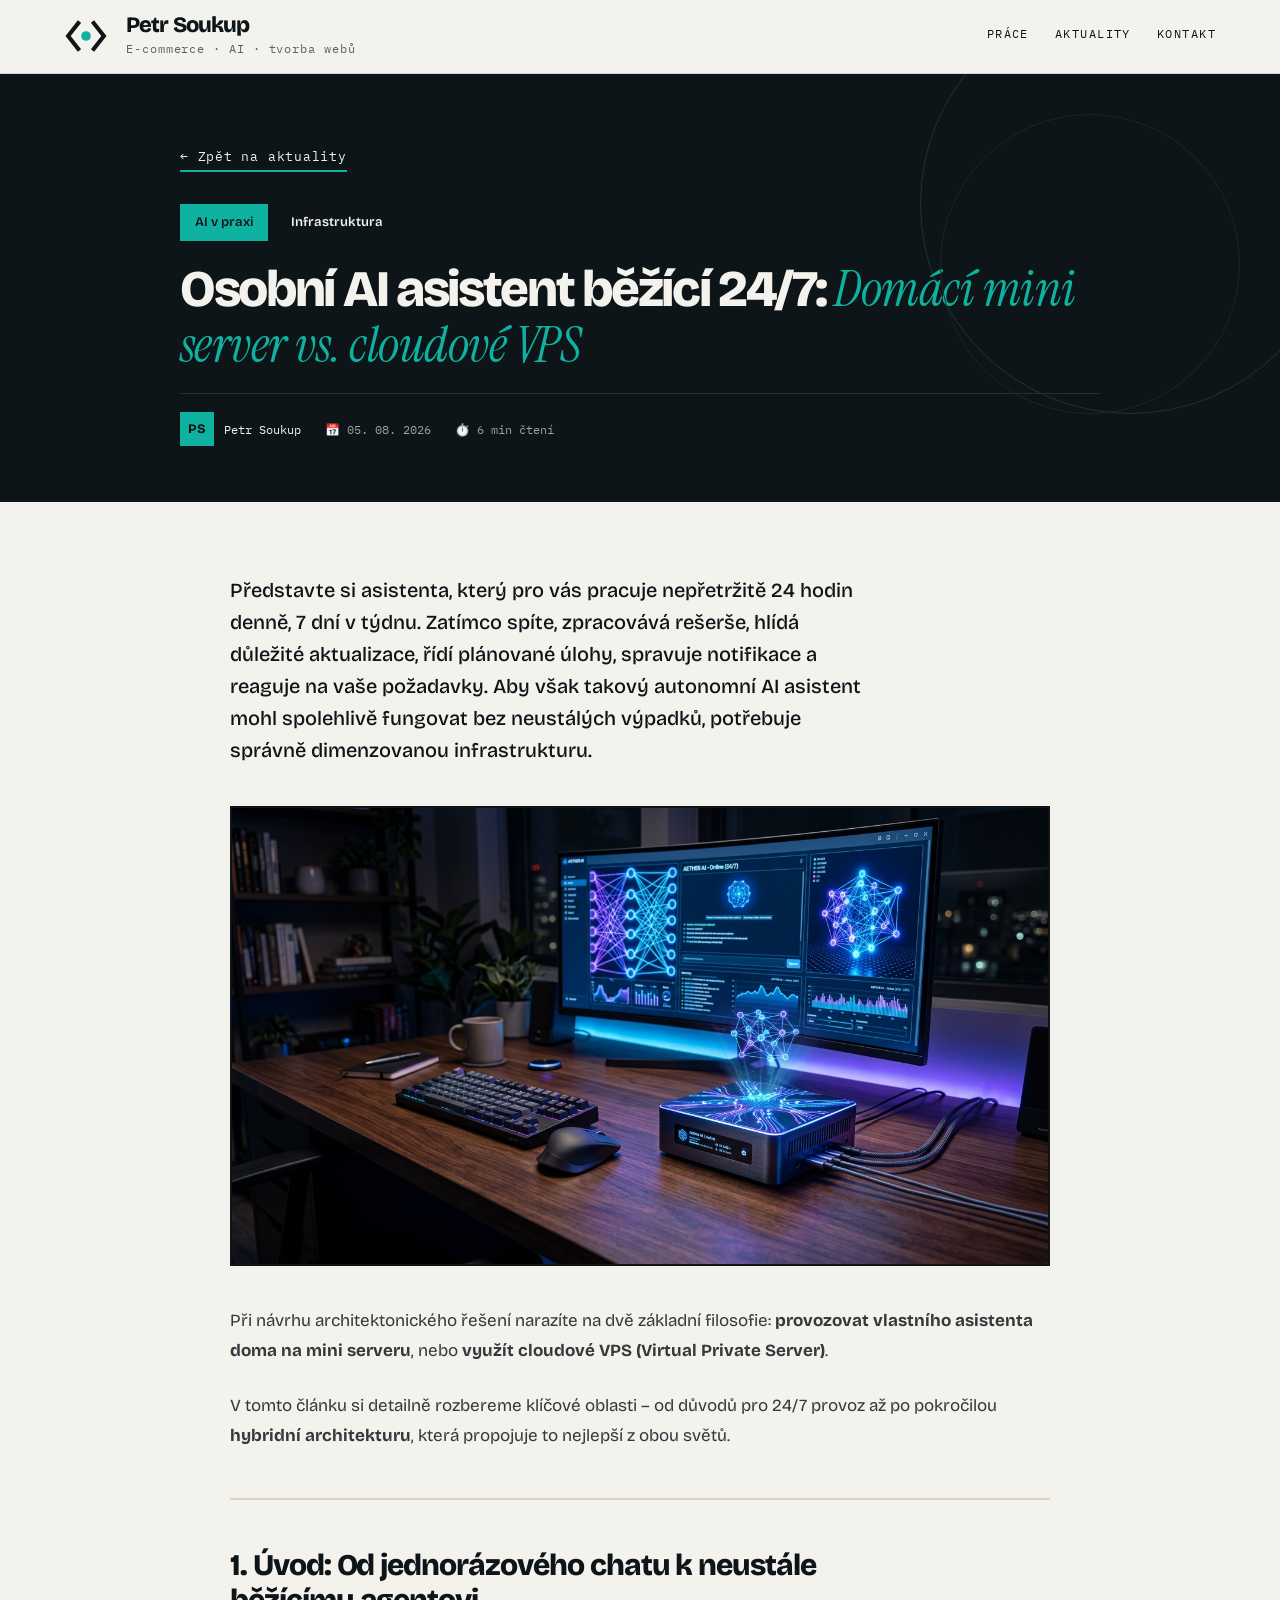
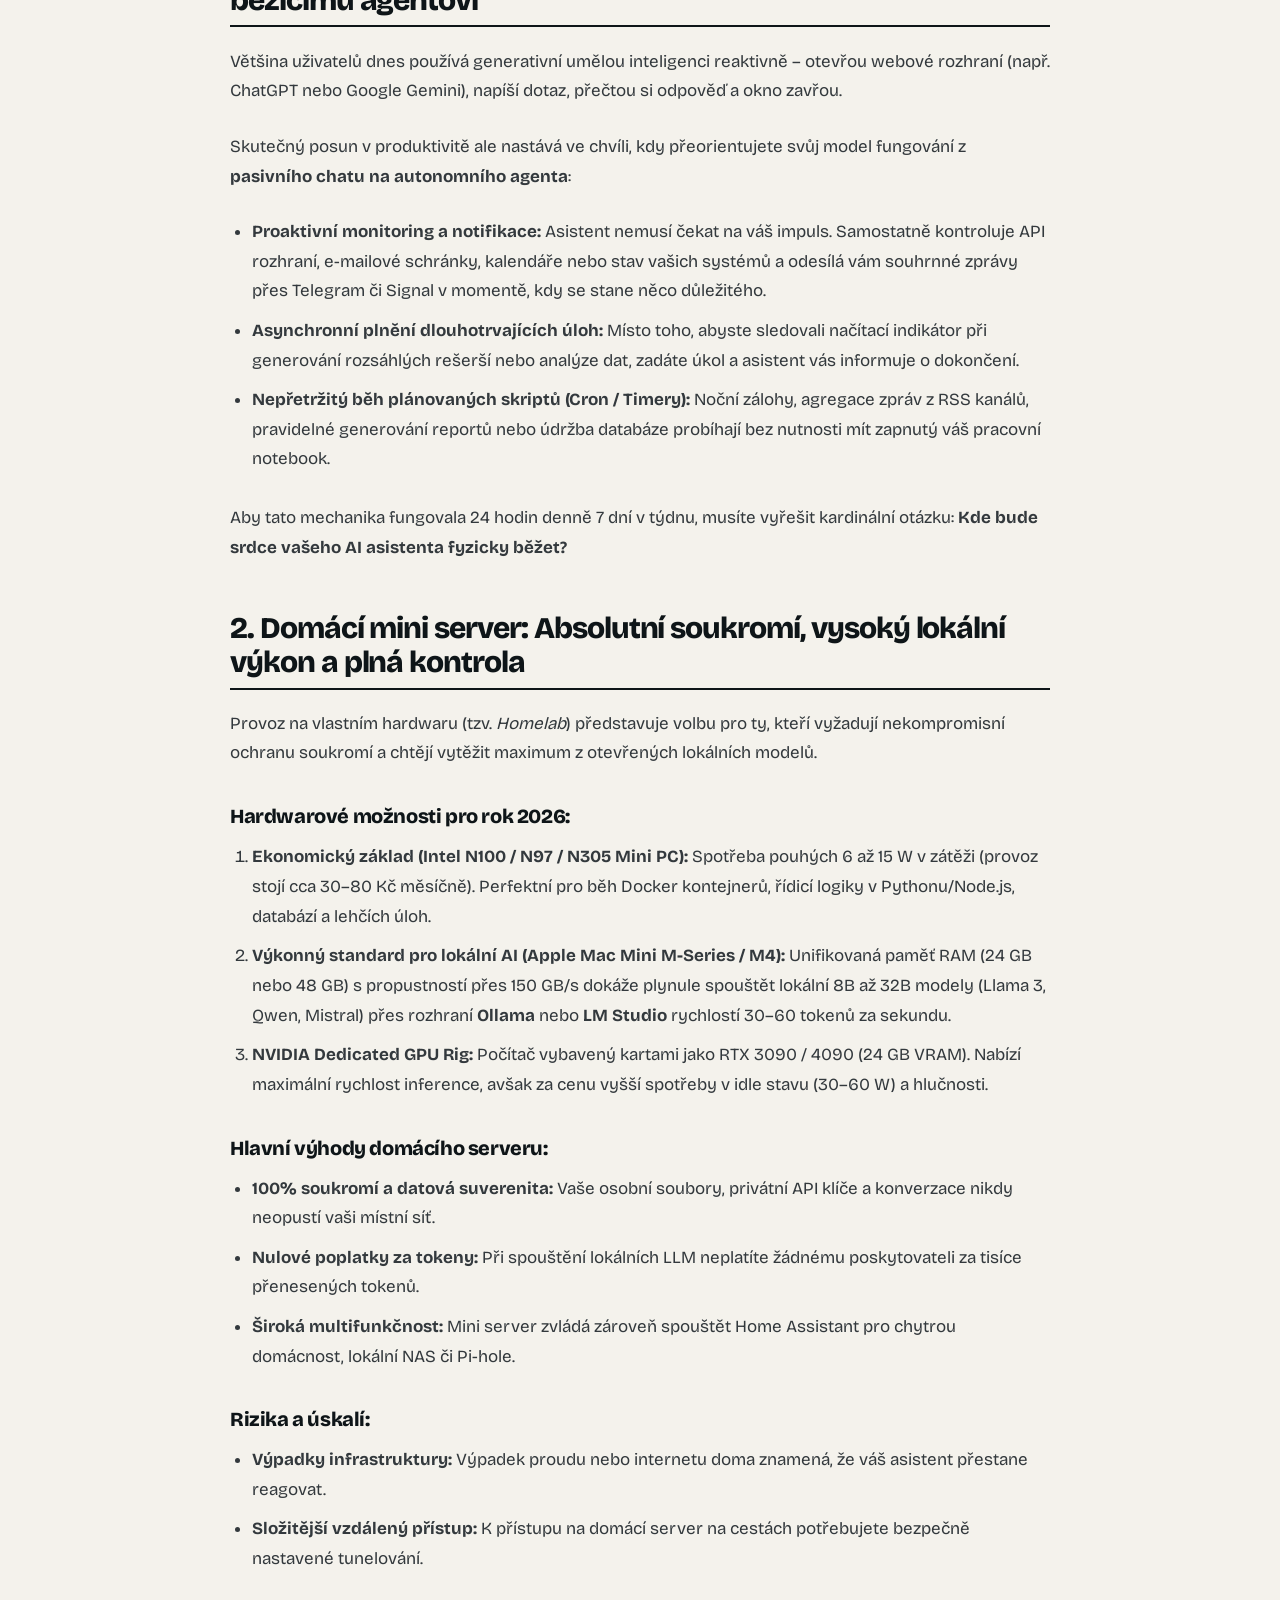
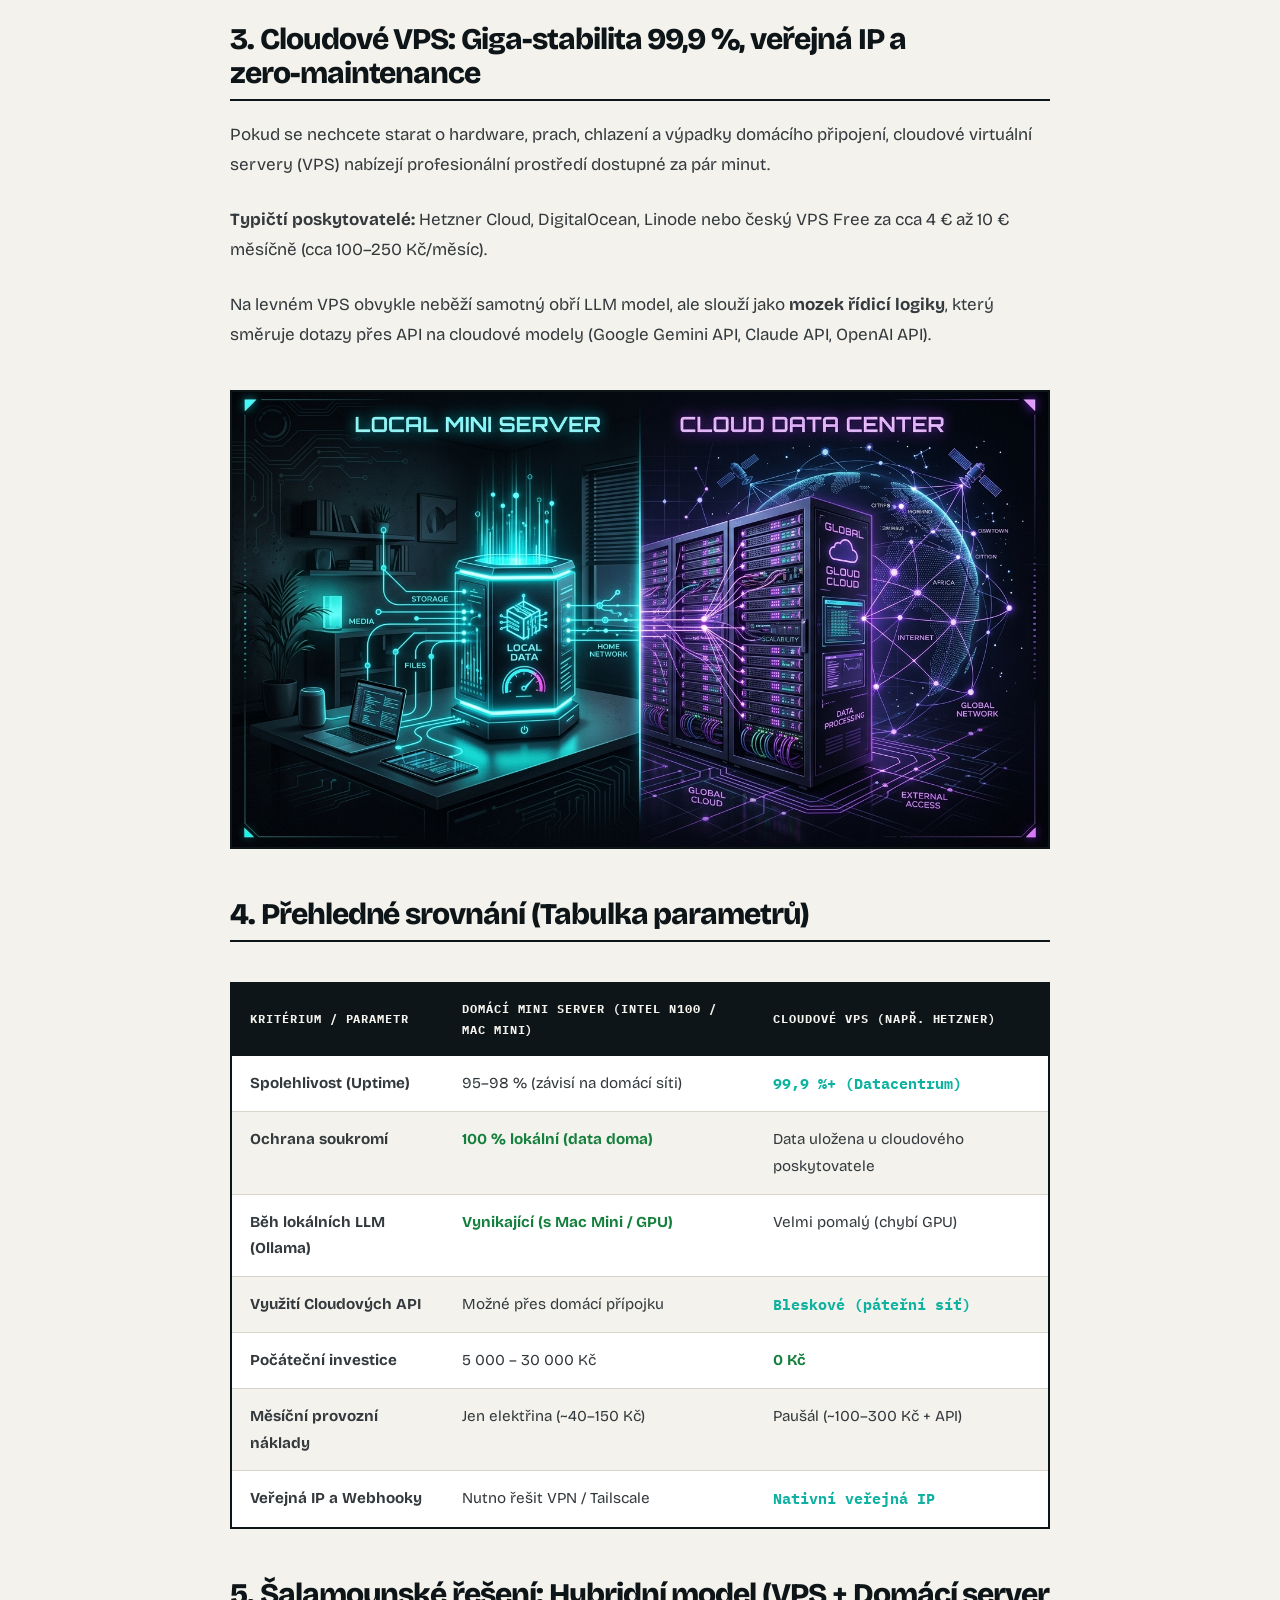
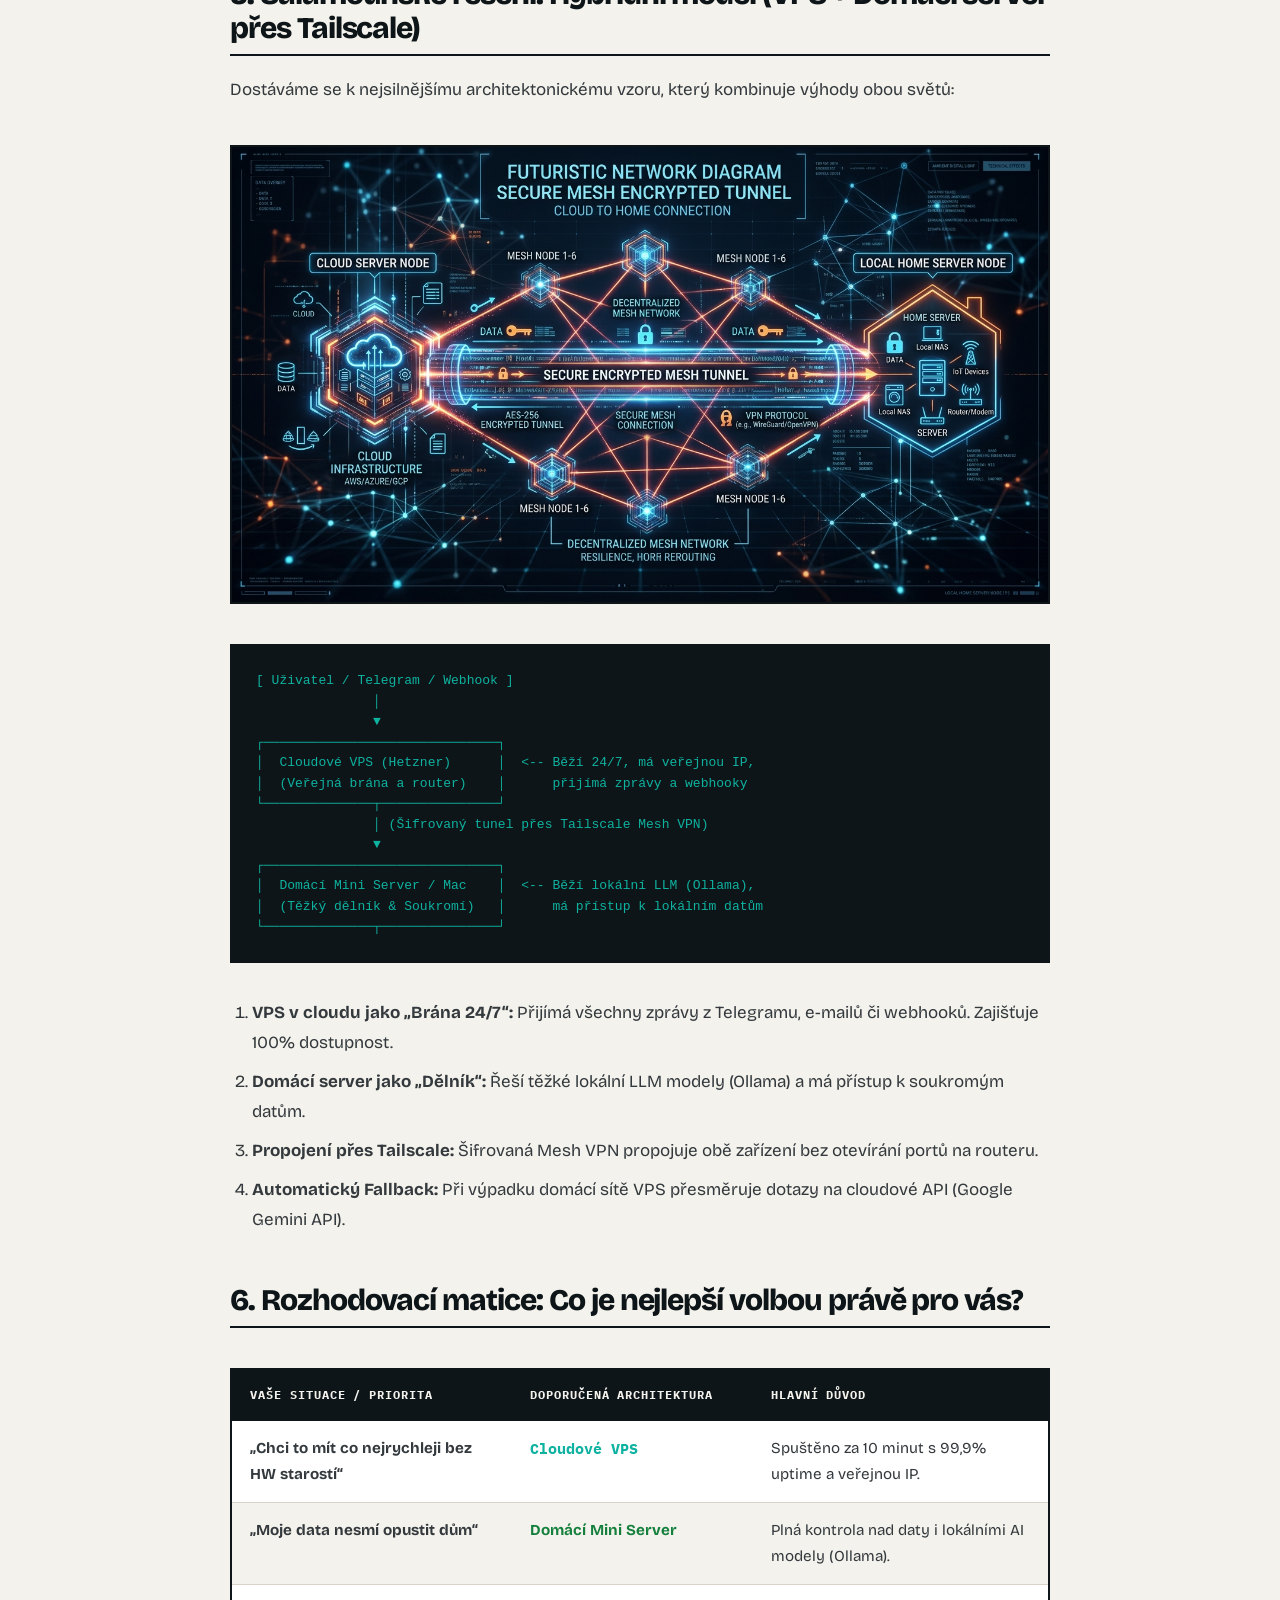
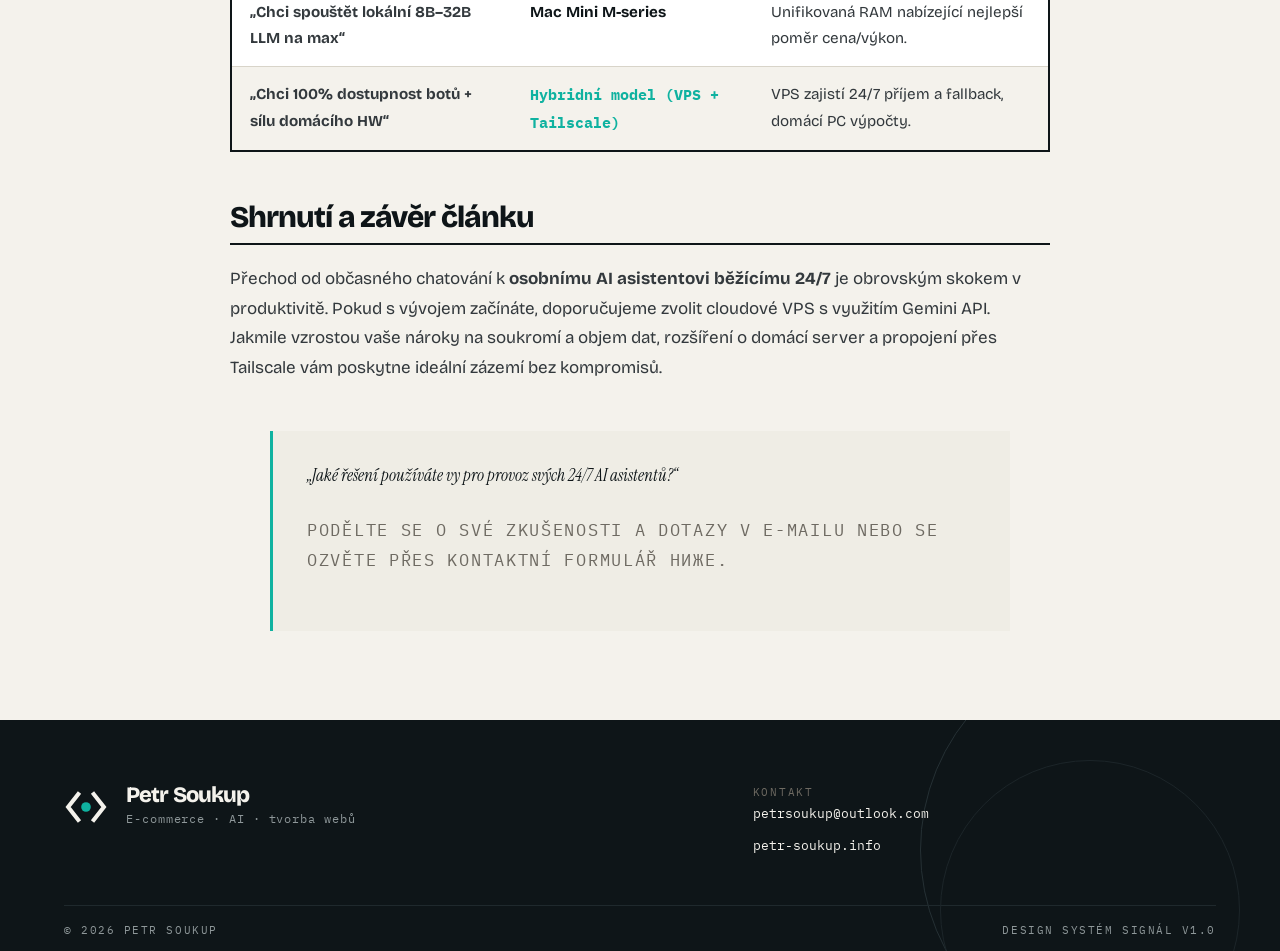
<file: aktuality/osobni-ai-asistent-247.html>
<!DOCTYPE html>
<html lang="cs">
  <head>
    <meta charset="utf-8" />
    <meta name="viewport" content="width=device-width, initial-scale=1" />
    <title>Osobní AI asistent běžící 24/7: Domácí mini server vs. cloudové VPS — Petr Soukup</title>
    <meta
      name="description"
      content="Srovnání a architektura pro provoz 24/7 osobního AI asistenta. Domácí mini server (Intel N100, Mac Mini) vs. cloudové VPS (Hetzner) a hybridní model přes Tailscale."
    />
    <meta name="theme-color" content="#0e1518" />

    <meta property="og:type" content="article" />
    <meta property="og:title" content="Osobní AI asistent běžící 24/7: Domácí mini server vs. cloudové VPS" />
    <meta
      property="og:description"
      content="Srovnání a architektura pro provoz neustále běžícího AI asistenta (Intel N100, Mac Mini, Hetzner VPS a hybridní síť přes Tailscale)."
    />
    <meta property="og:locale" content="cs_CZ" />

    <link
      rel="icon"
      href="data:image/svg+xml,%3Csvg xmlns='http://www.w3.org/2000/svg' viewBox='0 0 100 100'%3E%3Crect width='100' height='100' fill='%230FB2A0'/%3E%3Ctext x='50' y='68' text-anchor='middle' font-family='sans-serif' font-weight='800' font-size='52' letter-spacing='-3' fill='%230E1518'%3Eps%3C/text%3E%3C/svg%3E"
    />

    <link rel="preconnect" href="https://fonts.googleapis.com" />
    <link rel="preconnect" href="https://fonts.gstatic.com" crossorigin />
    <link
      rel="stylesheet"
      href="https://fonts.googleapis.com/css2?family=Bricolage+Grotesque:wght@400;600;800&amp;family=IBM+Plex+Mono:wght@400;500&amp;family=Instrument+Serif:ital@0;1&amp;display=swap"
    />
    <link rel="stylesheet" href="../assets/site.css" />
    <link rel="stylesheet" href="../assets/home.css" />
    <link rel="stylesheet" href="../assets/article.css" />
  </head>
  <body>
    <!-- Reading Progress Bar -->
    <div class="reading-progress">
      <div class="reading-progress__bar" id="progressBar"></div>
    </div>

    <a class="skip-link" href="#obsah">Přeskočit na obsah</a>

    <!-- Site Header -->
    <header class="site-header">
      <a class="logo" href="../" aria-label="Petr Soukup — domů">
        <svg
          class="logo__mark"
          viewBox="0 0 96 96"
          aria-hidden="true"
          focusable="false"
        >
          <g
            fill="none"
            stroke="#0E1518"
            stroke-width="9"
            stroke-linecap="square"
          >
            <path d="M31 20 L9 48 L31 76" />
            <path d="M65 20 L87 48 L65 76" />
          </g>
          <circle cx="48" cy="48" r="10.5" fill="#0FB2A0" />
        </svg>
        <span>
          <span class="logo__name">Petr Soukup</span>
          <span class="logo__role">E-commerce · AI · tvorba webů</span>
        </span>
      </a>

      <nav class="site-nav" aria-label="Hlavní navigace">
        <a href="../#prace">Práce</a>
        <a href="../#aktuality">Aktuality</a>
        <a href="../#kontakt">Kontakt</a>
      </nav>
    </header>

    <main id="obsah">
      <!-- Article Hero Header (on-ink dark surface) -->
      <section class="hero on-ink article-hero">
        <div class="article-hero__inner">
          <a href="../#aktuality" class="link-mono article-hero__back">← Zpět na aktuality</a>

          <ul class="hero__tags">
            <li><span class="tag tag--signal">AI v praxi</span></li>
            <li><span class="tag">Infrastruktura</span></li>
          </ul>

          <h1 class="article-hero__title">
            Osobní AI asistent běžící 24/7:
            <span class="accent">Domácí mini server vs. cloudové VPS</span>
          </h1>

          <div class="article-hero__meta">
            <div class="article-hero__author">
              <div class="article-hero__avatar">PS</div>
              <span>Petr Soukup</span>
            </div>
            <div>📅 05. 08. 2026</div>
            <div>⏱️ 6 min čtení</div>
          </div>
        </div>
      </section>

      <!-- Article Content Body (Paper background) -->
      <section class="article-body">
        <div class="article-body__inner">
          <p class="lede">
            Představte si asistenta, který pro vás pracuje nepřetržitě 24 hodin denně, 7 dní v týdnu. Zatímco spíte, zpracovává rešerše, hlídá důležité aktualizace, řídí plánované úlohy, spravuje notifikace a reaguje na vaše požadavky. Aby však takový autonomní AI asistent mohl spolehlivě fungovat bez neustálých výpadků, potřebuje správně dimenzovanou infrastrukturu.
          </p>

          <img src="images/ai_assistant_hero.jpg" alt="Osobní AI asistent běžící 24/7 v akce">

          <p>
            Při návrhu architektonického řešení narazíte na dvě základní filosofie: <strong>provozovat vlastního asistenta doma na mini serveru</strong>, nebo <strong>využít cloudové VPS (Virtual Private Server)</strong>.
          </p>

          <p>
            V tomto článku si detailně rozbereme klíčové oblasti – od důvodů pro 24/7 provoz až po pokročilou <strong>hybridní architekturu</strong>, která propojuje to nejlepší z obou světů.
          </p>

          <hr>

          <h2>1. Úvod: Od jednorázového chatu k neustále běžícímu agentovi</h2>

          <p>
            Většina uživatelů dnes používá generativní umělou inteligenci reaktivně – otevřou webové rozhraní (např. ChatGPT nebo Google Gemini), napíší dotaz, přečtou si odpověď a okno zavřou. 
          </p>

          <p>
            Skutečný posun v produktivitě ale nastává ve chvíli, kdy přeorientujete svůj model fungování z <strong>pasivního chatu na autonomního agenta</strong>:
          </p>

          <ul>
            <li><strong>Proaktivní monitoring a notifikace:</strong> Asistent nemusí čekat na váš impuls. Samostatně kontroluje API rozhraní, e-mailové schránky, kalendáře nebo stav vašich systémů a odesílá vám souhrnné zprávy přes Telegram či Signal v momentě, kdy se stane něco důležitého.</li>
            <li><strong>Asynchronní plnění dlouhotrvajících úloh:</strong> Místo toho, abyste sledovali načítací indikátor při generování rozsáhlých rešerší nebo analýze dat, zadáte úkol a asistent vás informuje o dokončení.</li>
            <li><strong>Nepřetržitý běh plánovaných skriptů (Cron / Timery):</strong> Noční zálohy, agregace zpráv z RSS kanálů, pravidelné generování reportů nebo údržba databáze probíhají bez nutnosti mít zapnutý váš pracovní notebook.</li>
          </ul>

          <p>
            Aby tato mechanika fungovala 24 hodin denně 7 dní v týdnu, musíte vyřešit kardinální otázku: <strong>Kde bude srdce vašeho AI asistenta fyzicky běžet?</strong>
          </p>

          <h2>2. Domácí mini server: Absolutní soukromí, vysoký lokální výkon a plná kontrola</h2>

          <p>
            Provoz na vlastním hardwaru (tzv. <em>Homelab</em>) představuje volbu pro ty, kteří vyžadují nekompromisní ochranu soukromí a chtějí vytěžit maximum z otevřených lokálních modelů.
          </p>

          <h3>Hardwarové možnosti pro rok 2026:</h3>
          <ol>
            <li><strong>Ekonomický základ (Intel N100 / N97 / N305 Mini PC):</strong> Spotřeba pouhých 6 až 15 W v zátěži (provoz stojí cca 30–80 Kč měsíčně). Perfektní pro běh Docker kontejnerů, řídicí logiky v Pythonu/Node.js, databází a lehčích úloh.</li>
            <li><strong>Výkonný standard pro lokální AI (Apple Mac Mini M-Series / M4):</strong> Unifikovaná paměť RAM (24 GB nebo 48 GB) s propustností přes 150 GB/s dokáže plynule spouštět lokální 8B až 32B modely (Llama 3, Qwen, Mistral) přes rozhraní <strong>Ollama</strong> nebo <strong>LM Studio</strong> rychlostí 30–60 tokenů za sekundu.</li>
            <li><strong>NVIDIA Dedicated GPU Rig:</strong> Počítač vybavený kartami jako RTX 3090 / 4090 (24 GB VRAM). Nabízí maximální rychlost inference, avšak za cenu vyšší spotřeby v idle stavu (30–60 W) a hlučnosti.</li>
          </ol>

          <h3>Hlavní výhody domácího serveru:</h3>
          <ul>
            <li><strong>100% soukromí a datová suverenita:</strong> Vaše osobní soubory, privátní API klíče a konverzace nikdy neopustí vaši místní síť.</li>
            <li><strong>Nulové poplatky za tokeny:</strong> Při spouštění lokálních LLM neplatíte žádnému poskytovateli za tisíce přenesených tokenů.</li>
            <li><strong>Široká multifunkčnost:</strong> Mini server zvládá zároveň spouštět Home Assistant pro chytrou domácnost, lokální NAS či Pi-hole.</li>
          </ul>

          <h3>Rizika a úskalí:</h3>
          <ul>
            <li><strong>Výpadky infrastruktury:</strong> Výpadek proudu nebo internetu doma znamená, že váš asistent přestane reagovat.</li>
            <li><strong>Složitější vzdálený přístup:</strong> K přístupu na domácí server na cestách potřebujete bezpečně nastavené tunelování.</li>
          </ul>

          <h2>3. Cloudové VPS: Giga-stabilita 99,9 %, veřejná IP a zero-maintenance</h2>

          <p>
            Pokud se nechcete starat o hardware, prach, chlazení a výpadky domácího připojení, cloudové virtuální servery (VPS) nabízejí profesionální prostředí dostupné za pár minut.
          </p>

          <p>
            <strong>Typičtí poskytovatelé:</strong> Hetzner Cloud, DigitalOcean, Linode nebo český VPS Free za cca 4 € až 10 € měsíčně (cca 100–250 Kč/měsíc).
          </p>

          <p>
            Na levném VPS obvykle neběží samotný obří LLM model, ale slouží jako <strong>mozek řídicí logiky</strong>, který směruje dotazy přes API na cloudové modely (Google Gemini API, Claude API, OpenAI API).
          </p>

          <img src="images/home_server_vps.jpg" alt="Porovnání Domácí server vs Cloudové VPS">

          <h2>4. Přehledné srovnání (Tabulka parametrů)</h2>

          <div class="article-table-wrapper">
            <table class="article-table">
              <thead>
                <tr>
                  <th>Kritérium / Parametr</th>
                  <th>Domácí Mini Server (Intel N100 / Mac Mini)</th>
                  <th>Cloudové VPS (např. Hetzner)</th>
                </tr>
              </thead>
              <tbody>
                <tr>
                  <td><strong>Spolehlivost (Uptime)</strong></td>
                  <td>95–98 % (závisí na domácí síti)</td>
                  <td><span class="badge-signal">99,9 %+ (Datacentrum)</span></td>
                </tr>
                <tr>
                  <td><strong>Ochrana soukromí</strong></td>
                  <td><span class="badge-ok">100 % lokální (data doma)</span></td>
                  <td>Data uložena u cloudového poskytovatele</td>
                </tr>
                <tr>
                  <td><strong>Běh lokálních LLM (Ollama)</strong></td>
                  <td><span class="badge-ok">Vynikající (s Mac Mini / GPU)</span></td>
                  <td>Velmi pomalý (chybí GPU)</td>
                </tr>
                <tr>
                  <td><strong>Využití Cloudových API</strong></td>
                  <td>Možné přes domácí přípojku</td>
                  <td><span class="badge-signal">Bleskové (páteřní síť)</span></td>
                </tr>
                <tr>
                  <td><strong>Počáteční investice</strong></td>
                  <td>5 000 – 30 000 Kč</td>
                  <td><span class="badge-ok">0 Kč</span></td>
                </tr>
                <tr>
                  <td><strong>Měsíční provozní náklady</strong></td>
                  <td>Jen elektřina (~40–150 Kč)</td>
                  <td>Paušál (~100–300 Kč + API)</td>
                </tr>
                <tr>
                  <td><strong>Veřejná IP a Webhooky</strong></td>
                  <td>Nutno řešit VPN / Tailscale</td>
                  <td><span class="badge-signal">Nativní veřejná IP</span></td>
                </tr>
              </tbody>
            </table>
          </div>

          <h2>5. Šalamounské řešení: Hybridní model (VPS + Domácí server přes Tailscale)</h2>

          <p>
            Dostáváme se k nejsilnějšímu architektonickému vzoru, který kombinuje výhody obou světů:
          </p>

          <img src="images/hybrid_ai_network.jpg" alt="Hybridní síťová architektura přes Tailscale">

          <div class="article-code-block">
            <pre><code>[ Uživatel / Telegram / Webhook ]
               │
               ▼
┌──────────────────────────────┐
│  Cloudové VPS (Hetzner)      │  <-- Běží 24/7, má veřejnou IP,
│  (Veřejná brána a router)    │      přijímá zprávy a webhooky
└──────────────┬───────────────┘
               │ (Šifrovaný tunel přes Tailscale Mesh VPN)
               ▼
┌──────────────────────────────┐
│  Domácí Mini Server / Mac    │  <-- Běží lokální LLM (Ollama),
│  (Těžký dělník & Soukromí)   │      má přístup k lokálním datům
└──────────────┬───────────────┘</code></pre>
          </div>

          <ol>
            <li><strong>VPS v cloudu jako „Brána 24/7“:</strong> Přijímá všechny zprávy z Telegramu, e-mailů či webhooků. Zajišťuje 100% dostupnost.</li>
            <li><strong>Domácí server jako „Dělník“:</strong> Řeší těžké lokální LLM modely (Ollama) a má přístup k soukromým datům.</li>
            <li><strong>Propojení přes Tailscale:</strong> Šifrovaná Mesh VPN propojuje obě zařízení bez otevírání portů na routeru.</li>
            <li><strong>Automatický Fallback:</strong> Při výpadku domácí sítě VPS přesměruje dotazy na cloudové API (Google Gemini API).</li>
          </ol>

          <h2>6. Rozhodovací matice: Co je nejlepší volbou právě pro vás?</h2>

          <div class="article-table-wrapper">
            <table class="article-table">
              <thead>
                <tr>
                  <th>Vaše situace / Priorita</th>
                  <th>Doporučená architektura</th>
                  <th>Hlavní důvod</th>
                </tr>
              </thead>
              <tbody>
                <tr>
                  <td><strong>„Chci to mít co nejrychleji bez HW starostí“</strong></td>
                  <td><strong class="badge-signal">Cloudové VPS</strong></td>
                  <td>Spuštěno za 10 minut s 99,9% uptime a veřejnou IP.</td>
                </tr>
                <tr>
                  <td><strong>„Moje data nesmí opustit dům“</strong></td>
                  <td><strong class="badge-ok">Domácí Mini Server</strong></td>
                  <td>Plná kontrola nad daty i lokálními AI modely (Ollama).</td>
                </tr>
                <tr>
                  <td><strong>„Chci spouštět lokální 8B–32B LLM na max“</strong></td>
                  <td><strong style="color: var(--ink); font-weight: 700;">Mac Mini M-series</strong></td>
                  <td>Unifikovaná RAM nabízející nejlepší poměr cena/výkon.</td>
                </tr>
                <tr>
                  <td><strong>„Chci 100% dostupnost botů + sílu domácího HW“</strong></td>
                  <td><strong class="badge-signal">Hybridní model (VPS + Tailscale)</strong></td>
                  <td>VPS zajistí 24/7 příjem a fallback, domácí PC výpočty.</td>
                </tr>
              </tbody>
            </table>
          </div>

          <h2>Shrnutí a závěr článku</h2>

          <p>
            Přechod od občasného chatování k <strong>osobnímu AI asistentovi běžícímu 24/7</strong> je obrovským skokem v produktivitě. Pokud s vývojem začínáte, doporučujeme zvolit cloudové VPS s využitím Gemini API. Jakmile vzrostou vaše nároky na soukromí a objem dat, rozšíření o domácí server a propojení přes Tailscale vám poskytne ideální zázemí bez kompromisů.
          </p>

          <!-- Discussion Callout Box in Signál v1.0 Style -->
          <blockquote class="quote" style="margin-top: 3rem;">
            <p class="quote__text">„Jaké řešení používáte vy pro provoz svých 24/7 AI asistentů?“</p>
            <p class="quote__source">Podělte se o své zkušenosti a dotazy v e-mailu nebo se ozvěte přes kontaktní formulář ниже.</p>
          </blockquote>
        </div>
      </section>
    </main>

    <!-- Site Footer -->
    <footer class="site-footer on-ink" id="kontakt">
      <div class="site-footer__inner">
        <div>
          <span class="logo">
            <svg
              class="logo__mark"
              viewBox="0 0 96 96"
              aria-hidden="true"
              focusable="false"
            >
              <g
                fill="none"
                stroke="#F4F2EC"
                stroke-width="9"
                stroke-linecap="square"
              >
                <path d="M31 20 L9 48 L31 76" />
                <path d="M65 20 L87 48 L65 76" />
              </g>
              <circle cx="48" cy="48" r="10.5" fill="#0FB2A0" />
            </svg>
            <span>
              <span class="logo__name">Petr Soukup</span>
              <span class="logo__role">E-commerce · AI · tvorba webů</span>
            </span>
          </span>
        </div>

        <div>
          <p class="eyebrow">Kontakt</p>
          <ul class="site-footer__contact">
            <li><a href="mailto:petrsoukup@outlook.com">petrsoukup@outlook.com</a></li>
            <li>petr-soukup.info</li>
          </ul>
        </div>
      </div>

      <div class="site-footer__bottom">
        <span>© 2026 Petr Soukup</span>
        <span>Design systém Signál v1.0</span>
      </div>
    </footer>

    <!-- Reading Progress Bar Script -->
    <script>
      document.addEventListener('DOMContentLoaded', () => {
        const progressBar = document.getElementById('progressBar');
        if (progressBar) {
          window.addEventListener('scroll', () => {
            const windowHeight = window.innerHeight;
            const documentHeight = document.documentElement.scrollHeight - windowHeight;
            const scrolled = window.scrollY;
            const progress = (scrolled / documentHeight) * 100;
            progressBar.style.width = Math.min(progress, 100) + '%';
          });
        }
      });
    </script>
  </body>
</html>
</file>
<file: assets/site.css>
/* ==========================================================================
   Petr Soukup — design systém „Signál" v1.0
   Tokeny a komponenty převzaté z design systému. Hodnoty se needitují ad hoc;
   pokud se má něco změnit, mění se nejdřív design systém.

   Pravidla systému:
   - Bez zaoblení. Linky 2 px. Plné plochy.
   - Poměr ploch 55 % Paper · 25 % Ink · 12 % Sand · 8 % Signál.
   - Signál nikdy jako barva běžného textu na Paperu — jen na Inku, jako
     plocha pod Ink textem, nebo pro kurzívní akcent v titulku.
   ========================================================================== */

/* --- Tokeny: barvy ------------------------------------------------------ */
:root {
  --ink: #0e1518;
  --signal: #0fb2a0;
  --slate: #34464c;
  --sand: #e4dece;
  --paper: #f4f2ec;
  --white: #ffffff;

  /* odstupňovaná čitelnost */
  --text-body: #33393d;
  --text-soft: #4a4e52;
  --text-muted: #6e6a62;
  --text-meta: #5c6165;
  --on-ink: var(--paper);
  --on-ink-muted: #9aa3a6;
  --on-ink-faint: #8e9799;
  --on-sand-body: #3b4145;

  --border: #d8d4c9;
  --border-soft: #edeae1;
  --surface-quote: #efede5;
  /* kružnicový motiv na tmavých plochách */
  --ink-ring-outer: #253034;
  --ink-ring-inner: #1c2529;
}

/* --- Tokeny: typografie ------------------------------------------------- */
:root {
  --font-sans: "Bricolage Grotesque", system-ui, sans-serif;
  --font-serif: "Instrument Serif", Georgia, serif;
  --font-mono: "IBM Plex Mono", ui-monospace, monospace;

  /* v systému pevné px, tady fluidně — návrh je desktopový */
  --size-display: clamp(2.5rem, 6vw, 4rem); /* 64 */
  --size-h1: clamp(2rem, 4.6vw, 2.75rem); /* 44 */
  --size-h2: clamp(1.6rem, 3vw, 1.875rem); /* 30 */
  --size-h3: 1.25rem; /* 20 */
  --size-body: 1.031rem; /* 16.5 */
  --size-small: 0.906rem; /* 14.5 */
  --size-mono: 0.75rem; /* 12 */

  /* systém udává 0.98 / 1.02, ale ty jsou počítané na jednořádkový latinkový
     titulek — u víceřádkové češtiny se háčky srážejí s řádkem nad nimi */
  --lh-display: 1.08;
  --lh-h1: 1.1;
  --lh-h2: 1.15;
  --lh-h3: 1.3;
  --lh-body: 1.62;

  --ls-display: -0.05em;
  --ls-h1: -0.045em;
  --ls-h2: -0.035em;
  --ls-h3: -0.02em;
  --ls-mono: 0.16em;
}

/* --- Tokeny: rozměry ---------------------------------------------------- */
:root {
  --container: 1240px;
  --page-x: clamp(20px, 5vw, 72px);
  --section-y: clamp(48px, 8vw, 72px);
}

/* --- Base --------------------------------------------------------------- */
*,
*::before,
*::after {
  box-sizing: border-box;
}

html {
  scroll-behavior: smooth;
  scroll-padding-top: 96px;
}

body {
  margin: 0;
  font-family: var(--font-sans);
  font-size: var(--size-body);
  line-height: var(--lh-body);
  color: var(--ink);
  background: var(--paper);
  overflow-x: hidden;
  -webkit-font-smoothing: antialiased;
}

img {
  max-width: 100%;
  display: block;
}

a {
  color: var(--ink);
  text-decoration: none;
}

p {
  margin: 0;
  color: var(--text-body);
  text-wrap: pretty;
}

h1,
h2,
h3 {
  margin: 0;
  font-weight: 800;
  text-wrap: pretty;
}

:focus-visible {
  outline: 2px solid var(--signal);
  outline-offset: 3px;
}

.skip-link {
  position: absolute;
  left: -9999px;
  top: 0;
  z-index: 100;
  background: var(--ink);
  color: var(--paper);
  padding: 10px 18px;
  font-family: var(--font-mono);
  font-size: 13px;
}

.skip-link:focus {
  left: var(--page-x);
  top: 10px;
  color: var(--paper);
}

.visually-hidden {
  position: absolute;
  width: 1px;
  height: 1px;
  padding: 0;
  margin: -1px;
  overflow: hidden;
  clip: rect(0 0 0 0);
  white-space: nowrap;
  border: 0;
}

/* --- Typografické role -------------------------------------------------- */
.display {
  font-size: var(--size-display);
  line-height: var(--lh-display);
  letter-spacing: var(--ls-display);
}

.h1 {
  font-size: var(--size-h1);
  line-height: var(--lh-h1);
  letter-spacing: var(--ls-h1);
}

.h2 {
  font-size: var(--size-h2);
  line-height: var(--lh-h2);
  letter-spacing: var(--ls-h2);
}

.h3 {
  font-size: var(--size-h3);
  font-weight: 600;
  line-height: var(--lh-h3);
  letter-spacing: var(--ls-h3);
}

/* jediný povolený způsob, jak dostat Signál do titulku na Paperu */
.accent {
  font-family: var(--font-serif);
  font-style: italic;
  font-weight: 400;
  letter-spacing: -0.01em;
  color: var(--signal);
}

/* mono popisek — v systému nese čísla, štítky, navigaci a kontakty */
.eyebrow {
  font-family: var(--font-mono);
  font-size: 11px;
  letter-spacing: var(--ls-mono);
  text-transform: uppercase;
  color: var(--text-muted);
}

.lede {
  font-size: var(--size-body);
  line-height: var(--lh-body);
  color: var(--text-body);
  max-width: 640px;
}

/* --- Hlavička sekce ----------------------------------------------------- */
.section-head {
  display: flex;
  align-items: baseline;
  flex-wrap: wrap;
  gap: 8px 16px;
  border-bottom: 1px solid var(--border);
  padding-bottom: 14px;
}

.section-head__num {
  font-family: var(--font-mono);
  font-size: 13px;
  color: var(--signal);
}

.section-head__note {
  font-family: var(--font-mono);
  font-size: var(--size-mono);
  color: var(--text-muted);
  margin-left: auto;
}

/* na úzkém displeji poznámka pod nadpis, ať netlačí do zalomení */
@media (max-width: 720px) {
  .section-head__note {
    margin-left: 0;
    flex-basis: 100%;
  }
}

/* --- Tlačítka ----------------------------------------------------------- */
.btn {
  display: inline-flex;
  align-items: center;
  justify-content: center;
  gap: 8px;
  font-family: var(--font-sans);
  font-size: 15px;
  font-weight: 600;
  letter-spacing: -0.01em;
  cursor: pointer;
  border: none;
  transition: background 160ms ease, color 160ms ease;
}

.btn--primary {
  color: var(--paper);
  background: var(--ink);
  padding: 14px 22px;
}

.btn--primary:hover {
  background: var(--signal);
  color: var(--ink);
}

.btn--secondary {
  color: var(--ink);
  background: transparent;
  border: 2px solid var(--ink);
  padding: 12px 20px;
}

.btn--secondary:hover {
  background: var(--ink);
  color: var(--paper);
}

/* na Inku se obrací výchozí stav, hover zůstává Signál */
.on-ink .btn--primary {
  background: var(--paper);
  color: var(--ink);
}

.on-ink .btn--primary:hover {
  background: var(--signal);
  color: var(--ink);
}

.on-ink .btn--secondary {
  color: var(--paper);
  border-color: var(--paper);
}

.on-ink .btn--secondary:hover {
  background: var(--paper);
  color: var(--ink);
}

/* --- Mono odkaz --------------------------------------------------------- */
.link-mono {
  display: inline-block;
  font-family: var(--font-mono);
  font-size: 13px;
  letter-spacing: 0.06em;
  color: var(--ink);
  border-bottom: 2px solid var(--signal);
  padding-bottom: 3px;
  transition: color 160ms ease;
}

.link-mono:hover {
  color: var(--slate);
}

.on-ink .link-mono,
.card--ink .link-mono {
  color: var(--paper);
}

.on-ink .link-mono:hover,
.card--ink .link-mono:hover {
  color: var(--signal);
}

/* --- Štítky ------------------------------------------------------------- */
.tag {
  display: inline-block;
  padding: 8px 15px;
  font-size: 13px;
  font-weight: 600;
  background: var(--ink);
  color: var(--paper);
}

.tag--signal {
  background: var(--signal);
  color: var(--ink);
}

.tag--outline {
  background: transparent;
  border: 1.5px solid var(--ink);
  color: var(--ink);
}

.tag--sand {
  background: var(--sand);
  color: var(--ink);
}

/* --- Karta -------------------------------------------------------------- */
.card {
  display: flex;
  flex-direction: column;
  gap: 12px;
  border: 1px solid var(--border);
  background: var(--white);
  padding: 28px;
}

.card__num {
  font-family: var(--font-mono);
  font-size: var(--size-mono);
  color: var(--signal);
}

.card__date {
  font-family: var(--font-mono);
  font-size: var(--size-mono);
  color: var(--text-muted);
}

.card__title {
  font-size: var(--size-h3);
  font-weight: 600;
  letter-spacing: var(--ls-h3);
  margin: 0;
}

.card__desc {
  font-size: var(--size-small);
  line-height: 1.6;
  color: var(--text-soft);
  margin: 0;
}

.card--ink {
  background: var(--ink);
  border-color: var(--ink);
}

.card--ink .card__title {
  color: var(--paper);
}

.card--ink .card__desc {
  color: var(--on-ink-muted);
}

.card--sand {
  background: var(--sand);
  border-color: var(--sand);
}

.card--sand .card__num {
  color: var(--ink);
}

.card--sand .card__desc {
  color: var(--on-sand-body);
}

/* --- Citace ------------------------------------------------------------- */
.quote {
  border-left: 3px solid var(--signal);
  background: var(--surface-quote);
  padding: 30px 34px;
}

.quote__text {
  font-family: var(--font-serif);
  font-style: italic;
  font-size: 1.688rem;
  line-height: 1.3;
  color: var(--ink);
  max-width: 820px;
  margin: 0;
}

.quote__source {
  font-family: var(--font-mono);
  font-size: 11.5px;
  letter-spacing: 0.1em;
  text-transform: uppercase;
  color: var(--text-muted);
  margin-top: 14px;
}

/* --- Značka ------------------------------------------------------------- */
.logo {
  display: inline-flex;
  align-items: center;
  gap: 18px;
  color: var(--ink);
}

.logo__mark {
  flex: none;
  width: 44px;
  height: 44px;
}

.logo__name {
  display: block;
  font-size: 1.375rem;
  font-weight: 800;
  letter-spacing: -0.04em;
  line-height: 1;
}

.logo__role {
  display: block;
  font-family: var(--font-mono);
  font-size: 11.5px;
  letter-spacing: 0.08em;
  color: var(--text-meta);
  margin-top: 4px;
}

.on-ink .logo,
.on-ink .logo__name {
  color: var(--paper);
}

.on-ink .logo__role {
  color: var(--on-ink-faint);
}

/* --- Tmavá plocha s kružnicovým motivem --------------------------------- */
.on-ink {
  position: relative;
  overflow: hidden;
  background: var(--ink);
  color: var(--paper);
}

.on-ink > * {
  position: relative;
}

.on-ink::before,
.on-ink::after {
  content: "";
  position: absolute;
  border-radius: 50%;
  pointer-events: none;
}

.on-ink::before {
  right: -60px;
  top: -80px;
  width: 420px;
  height: 420px;
  border: 1px solid var(--ink-ring-outer);
}

.on-ink::after {
  right: 40px;
  top: 40px;
  width: 300px;
  height: 300px;
  border: 1px solid var(--ink-ring-inner);
}

/* --- Omezený pohyb ------------------------------------------------------ */
@media (prefers-reduced-motion: reduce) {
  html {
    scroll-behavior: auto;
  }

  *,
  *::before,
  *::after {
    animation-duration: 0.01ms !important;
    animation-iteration-count: 1 !important;
    transition-duration: 0.01ms !important;
  }
}
</file>
<file: assets/home.css>
/* ==========================================================================
   petr-soukup.info — homepage
   Rozvržení stránky. Tokeny a komponenty přicházejí ze site.css, který se
   linkuje před tímto souborem.
   ========================================================================== */

/* --- Hlavička ----------------------------------------------------------- */
.site-header {
  position: sticky;
  top: 0;
  z-index: 30;
  background: rgba(244, 242, 236, 0.92);
  backdrop-filter: blur(8px);
  border-bottom: 1px solid var(--border);
  display: flex;
  align-items: center;
  justify-content: space-between;
  gap: 24px;
  padding: 14px var(--page-x);
}

.site-nav {
  display: flex;
  align-items: center;
  gap: 26px;
}

.site-nav a {
  font-family: var(--font-mono);
  font-size: var(--size-mono);
  letter-spacing: 0.12em;
  text-transform: uppercase;
  color: var(--ink);
  padding-bottom: 3px;
  border-bottom: 2px solid transparent;
  transition: border-color 160ms ease;
}

.site-nav a:hover {
  border-bottom-color: var(--signal);
}

/* --- Hero (tmavá plocha, viz .on-ink v site.css) ------------------------ */
.hero {
  padding: clamp(56px, 10vw, 88px) var(--page-x) clamp(48px, 8vw, 72px);
}

.hero__inner {
  max-width: var(--container);
  margin: 0 auto;
  display: flex;
  flex-direction: column;
  gap: 26px;
  align-items: flex-start;
}

.hero__kicker {
  font-family: var(--font-mono);
  font-size: var(--size-mono);
  letter-spacing: 0.2em;
  text-transform: uppercase;
  color: var(--signal);
}

.hero__title {
  color: var(--paper);
  max-width: 20ch;
}

.hero__lead {
  font-family: var(--font-mono);
  font-size: 13px;
  letter-spacing: 0.06em;
  color: var(--on-ink-muted);
}

.hero__actions {
  display: flex;
  flex-wrap: wrap;
  gap: 12px;
  align-items: center;
  margin-top: 6px;
}

.hero__tags {
  display: flex;
  flex-wrap: wrap;
  gap: 8px;
  margin: 4px 0 0;
  padding: 0;
  list-style: none;
}

/* --- Sekce Práce -------------------------------------------------------- */
.work {
  padding: var(--section-y) var(--page-x);
}

.work__inner {
  max-width: var(--container);
  margin: 0 auto;
  display: flex;
  flex-direction: column;
  gap: 26px;
}

.work__grid {
  display: grid;
  grid-template-columns: repeat(auto-fit, minmax(280px, 1fr));
  gap: 20px;
}

/* karta je celý odkaz; .card přichází ze site.css */
.work-card {
  color: inherit;
  gap: 14px;
  transition: border-color 160ms ease;
}

.work-card:hover {
  border-color: var(--signal);
}

.work-card__meta {
  display: flex;
  align-items: center;
  gap: 10px;
  flex-wrap: wrap;
}

/* popis roztáhnout, aby odkaz sedl na patu karty i při nestejně dlouhých textech */
.work-card .card__desc {
  flex: 1;
}

.work-card__cue {
  align-self: flex-start;
  margin-top: 4px;
}

/* --- Sekce Novinky ------------------------------------------------------ */
.news {
  padding: var(--section-y) var(--page-x);
  background: var(--paper);
  border-top: 1px solid var(--border);
}

.news__inner {
  max-width: var(--container);
  margin: 0 auto;
  display: flex;
  flex-direction: column;
  gap: 26px;
}

.news__grid {
  display: grid;
  grid-template-columns: repeat(auto-fit, minmax(280px, 1fr));
  gap: 20px;
}

.news-card {
  gap: 14px;
  transition: border-color 160ms ease;
}

.news-card:hover {
  border-color: var(--signal);
}

.news-card__meta {
  display: flex;
  align-items: center;
  justify-content: space-between;
  gap: 10px;
  flex-wrap: wrap;
}

.news-card .card__desc {
  flex: 1;
}

.news-card__cue {
  align-self: flex-start;
  margin-top: 4px;
}

/* --- Patička ------------------------------------------------------------ */
.site-footer {
  padding: clamp(44px, 7vw, 64px) var(--page-x) 24px;
}

.site-footer__inner {
  max-width: var(--container);
  margin: 0 auto;
  display: grid;
  grid-template-columns: 1.4fr 1fr;
  gap: 40px;
}

.site-footer__contact {
  list-style: none;
  margin: 0;
  padding: 0;
  display: grid;
  gap: 8px;
  font-family: var(--font-mono);
  font-size: 13px;
  line-height: 1.8;
}

.site-footer__contact a {
  color: var(--paper);
  border-bottom: 2px solid transparent;
  transition: border-color 160ms ease;
}

.site-footer__contact a:hover {
  border-bottom-color: var(--signal);
}

.site-footer__bottom {
  max-width: var(--container);
  margin: clamp(32px, 5vw, 48px) auto 0;
  padding-top: 16px;
  border-top: 1px solid #1f292d;
  display: flex;
  flex-wrap: wrap;
  gap: 8px 24px;
  justify-content: space-between;
  font-family: var(--font-mono);
  font-size: 11px;
  letter-spacing: 0.14em;
  text-transform: uppercase;
  color: var(--on-ink-faint);
}

/* --- Responzivita ------------------------------------------------------- */
@media (max-width: 720px) {
  .site-header {
    flex-wrap: wrap;
    gap: 12px;
  }

  .site-nav {
    gap: 18px;
  }

  .site-footer__inner {
    grid-template-columns: 1fr;
    gap: 30px;
  }

  /* kružnice na malých plochách přetahují — zmenšit */
  .on-ink::before {
    width: 260px;
    height: 260px;
    right: -80px;
    top: -60px;
  }

  .on-ink::after {
    width: 180px;
    height: 180px;
    right: -20px;
    top: 30px;
  }
}
</file>
<file: nikola/styles.css>
/* ==========================================================================
   Nikola Bartáková — Website v2
   Vlastní design systém této stránky (paleta sand/ember, Barlow Condensed +
   Work Sans). Je nezávislý na assets/site.css, který nese značku Petr Soukup.
   ========================================================================== */

/* --- Tokens: barvy ------------------------------------------------------ */
:root {
  /* base palette */
  --ink-950: #191512;
  --ink-800: #33291f;
  --ink-600: #5c4c3a;
  --sand-100: #faf6ef;
  --sand-200: #f1e9d9;
  --sand-300: #e4d7bd;
  --ember-500: #e4572e;
  --ember-600: #c4441f;
  --ember-700: #9e3417;
  --ember-100: #fdeae1;
  --moss-500: #5f7350;
  --moss-600: #48583a;
  --moss-100: #e9efe2;
  --gold-500: #c99a3c;
  --gold-100: #f8ecd2;
  --white: #ffffff;
  --success: #4d7c3f;
  --danger: #b8402a;
  --warning: #c9862f;

  /* semantic aliases */
  --bg-page: var(--sand-100);
  --bg-page-alt: var(--sand-200);
  --bg-inverse: var(--ink-950);
  --surface-card: var(--white);
  --surface-card-alt: var(--sand-200);
  --surface-sunken: var(--sand-300);
  --text-primary: var(--ink-950);
  --text-secondary: var(--ink-600);
  --text-inverse: var(--sand-100);
  --text-muted: #8a7a65;
  --border-default: rgba(25, 21, 18, 0.12);
  --border-strong: rgba(25, 21, 18, 0.22);
  --accent-primary: var(--ember-500);
  --accent-primary-hover: var(--ember-600);
  --accent-primary-active: var(--ember-700);
  --accent-secondary: var(--moss-500);
  --accent-tertiary: var(--gold-500);
  --focus-ring: var(--ember-500);
}

/* --- Tokens: typografie ------------------------------------------------- */
:root {
  --font-display: "Barlow Condensed", system-ui, sans-serif;
  --font-body: "Work Sans", system-ui, sans-serif;

  --text-display-xl: 5rem;
  --text-display-l: 3.4rem;
  --text-display-m: 2.4rem;
  --text-heading-l: 1.75rem;
  --text-heading-m: 1.375rem;
  --text-heading-s: 1.125rem;
  --text-body-l: 1.125rem;
  --text-body-m: 1rem;
  --text-body-s: 0.875rem;
  --text-caption: 0.75rem;

  --lh-tight: 1.05;
  --lh-snug: 1.25;
  --lh-normal: 1.5;
  --lh-relaxed: 1.65;

  --tracking-display: 0.01em;
  --tracking-caps: 0.08em;
}

/* --- Tokens: spacing ---------------------------------------------------- */
:root {
  --space-1: 4px;
  --space-2: 8px;
  --space-3: 12px;
  --space-4: 16px;
  --space-5: 20px;
  --space-6: 24px;
  --space-8: 32px;
  --space-10: 40px;
  --space-12: 48px;
  --space-16: 64px;
  --space-20: 80px;
  --space-24: 96px;
  --space-32: 128px;

  --container-max: 1200px;
  --radius-s: 6px;
  --radius-m: 10px;
  --radius-l: 16px;
  --radius-pill: 999px;
}

/* --- Tokens: efekty ----------------------------------------------------- */
:root {
  --shadow-s: 0 1px 2px rgba(25, 21, 18, 0.08);
  --shadow-m: 0 4px 16px rgba(25, 21, 18, 0.1);
  --shadow-l: 0 12px 32px rgba(25, 21, 18, 0.14);
  --shadow-inset: inset 0 1px 3px rgba(25, 21, 18, 0.12);

  --ease-standard: cubic-bezier(0.4, 0, 0.2, 1);
  --ease-out: cubic-bezier(0.16, 1, 0.3, 1);
  --duration-fast: 120ms;
  --duration-normal: 200ms;
  --duration-slow: 320ms;

  /* vodorovné odsazení sekcí — v návrhu 56px, fluidně na malých displejích */
  --page-x: clamp(20px, 4vw, 56px);
}

/* --- Base --------------------------------------------------------------- */
*,
*::before,
*::after {
  box-sizing: border-box;
}

html {
  scroll-behavior: smooth;
  /* aby kotvy neskončily pod sticky hlavičkou */
  scroll-padding-top: 88px;
}

body {
  margin: 0;
  font-family: var(--font-body);
  color: var(--text-primary);
  background: var(--bg-page);
  overflow-x: hidden;
  -webkit-font-smoothing: antialiased;
}

img {
  max-width: 100%;
  display: block;
}

a {
  color: var(--accent-primary-hover);
  text-decoration: none;
}

a:hover {
  color: var(--accent-primary-active);
}

:focus-visible {
  outline: 2px solid var(--focus-ring);
  outline-offset: 3px;
  border-radius: var(--radius-s);
}

.skip-link {
  position: absolute;
  left: -9999px;
  top: 0;
  z-index: 100;
  background: var(--ember-500);
  color: #fff;
  padding: 10px 18px;
  font-size: var(--text-body-s);
  font-weight: 600;
}

.skip-link:focus {
  left: var(--page-x);
  top: 10px;
  color: #fff;
}

.visually-hidden {
  position: absolute;
  width: 1px;
  height: 1px;
  padding: 0;
  margin: -1px;
  overflow: hidden;
  clip: rect(0 0 0 0);
  white-space: nowrap;
  border: 0;
}

/* --- Opakující se typografické prvky ------------------------------------ */
.eyebrow {
  font-size: 11px;
  font-weight: 700;
  letter-spacing: 0.24em;
  text-transform: uppercase;
  color: var(--ember-600);
}

.section-title {
  font-family: var(--font-display);
  font-weight: 800;
  line-height: 1;
  text-transform: uppercase;
  margin: 12px 0 0;
  font-size: clamp(2.1rem, 4.4vw, 3.2rem);
}

.section-head {
  display: flex;
  align-items: flex-end;
  justify-content: space-between;
  gap: 32px;
  margin-bottom: 44px;
}

.section-head__note {
  font-size: 16px;
  line-height: 1.6;
  color: var(--text-secondary);
  max-width: 38ch;
  margin: 0;
}

/* --- Tlačítka (DS komponenta Button) ------------------------------------ */
.btn {
  font-family: var(--font-body);
  font-weight: 600;
  border-radius: var(--radius-pill);
  border: 1.5px solid transparent;
  cursor: pointer;
  display: inline-flex;
  align-items: center;
  justify-content: center;
  gap: 8px;
  text-align: center;
  transition: background var(--duration-fast) var(--ease-standard),
    color var(--duration-fast) var(--ease-standard),
    transform var(--duration-fast) var(--ease-standard);
}

.btn--sm {
  padding: 8px 16px;
  font-size: 14px;
}

.btn--md {
  padding: 12px 24px;
  font-size: 15px;
}

.btn--lg {
  padding: 15px 30px;
  font-size: 16px;
}

.btn--primary {
  background: var(--accent-primary);
  color: #fff;
}

.btn--primary:hover {
  background: var(--accent-primary-hover);
  color: #fff;
}

.btn--secondary {
  background: transparent;
  color: var(--text-primary);
  border-color: var(--border-strong);
}

.btn--secondary:hover {
  background: var(--sand-200);
  color: var(--text-primary);
}

.btn--ghost {
  background: transparent;
  color: var(--accent-primary-hover);
}

.btn--ghost:hover {
  background: var(--ember-100);
}

.btn--inverse {
  background: #fff;
  color: var(--ink-950);
}

.btn--inverse:hover {
  background: var(--sand-200);
  color: var(--ink-950);
}

/* --- Karta (DS komponenta Card) ----------------------------------------- */
.card {
  background: var(--surface-card);
  border-radius: var(--radius-l);
  overflow: hidden;
  border: 1px solid var(--border-default);
  box-shadow: var(--shadow-s);
  display: flex;
  flex-direction: column;
  min-height: 200px;
  padding: var(--space-5);
  gap: 8px;
  transition: box-shadow var(--duration-normal) var(--ease-out),
    transform var(--duration-normal) var(--ease-out);
}

.card:hover {
  box-shadow: var(--shadow-l);
  transform: translateY(-2px);
}

.card__title {
  font-family: var(--font-display);
  font-weight: 700;
  font-size: var(--text-heading-m);
  color: var(--text-primary);
  margin: 0;
}

.card__desc {
  font-family: var(--font-body);
  font-size: var(--text-body-s);
  color: var(--text-secondary);
  line-height: var(--lh-normal);
  flex: 1;
  margin: 0;
}

/* --- Responzivita sdílených prvků --------------------------------------- */
@media (max-width: 900px) {
  .section-head {
    flex-direction: column;
    align-items: flex-start;
    gap: 16px;
    margin-bottom: 32px;
  }
}

/* --- Omezený pohyb ------------------------------------------------------ */
@media (prefers-reduced-motion: reduce) {
  html {
    scroll-behavior: auto;
  }

  *,
  *::before,
  *::after {
    animation-duration: 0.01ms !important;
    animation-iteration-count: 1 !important;
    transition-duration: 0.01ms !important;
  }

  .card:hover {
    transform: none;
  }
}

/* --- Rám webu (proužek zpět na rozcestník) ------------------------------ */
.site-frame {
  display: flex;
  align-items: center;
  justify-content: space-between;
  flex-wrap: wrap;
  gap: 8px 20px;
  padding: 8px var(--page-x);
  background: var(--ink-950);
  color: var(--text-inverse);
  font-size: 11px;
  font-weight: 600;
  letter-spacing: 0.16em;
  text-transform: uppercase;
}

.site-frame__back {
  display: inline-flex;
  align-items: center;
  gap: 8px;
  color: var(--text-inverse);
  transition: color var(--duration-fast) var(--ease-standard);
}

.site-frame__back:hover {
  color: var(--ember-500);
}

.site-frame__note {
  color: var(--text-muted);
  letter-spacing: 0.12em;
}

/* --- Hlavička ----------------------------------------------------------- */
.site-header {
  position: sticky;
  top: 0;
  z-index: 30;
  background: rgba(250, 246, 239, 0.92);
  backdrop-filter: blur(8px);
  border-bottom: 1px solid var(--border-default);
  display: flex;
  align-items: center;
  justify-content: space-between;
  gap: 24px;
  padding: 16px var(--page-x);
}

.brand {
  display: flex;
  flex-direction: column;
  line-height: 1;
  color: var(--text-primary);
}

.brand:hover {
  color: var(--text-primary);
}

.brand__name {
  font-family: var(--font-display);
  font-weight: 800;
  font-size: 23px;
  text-transform: uppercase;
  letter-spacing: 0.02em;
}

.brand__role {
  font-size: 10px;
  font-weight: 600;
  letter-spacing: 0.22em;
  text-transform: uppercase;
  color: var(--text-muted);
  margin-top: 4px;
}

.main-nav {
  display: flex;
  gap: 32px;
  align-items: center;
}

.main-nav a {
  font-size: 13px;
  font-weight: 600;
  text-transform: uppercase;
  letter-spacing: 0.08em;
  color: var(--text-primary);
  border-bottom: 2px solid transparent;
  padding-bottom: 2px;
  transition: color var(--duration-fast) var(--ease-standard),
    border-color var(--duration-fast) var(--ease-standard);
}

.main-nav a:hover,
.main-nav a.is-active {
  color: var(--ember-600);
  border-bottom-color: var(--ember-500);
}

.nav-toggle {
  display: none;
  flex-direction: column;
  justify-content: center;
  gap: 5px;
  width: 42px;
  height: 36px;
  padding: 0;
  background: transparent;
  border: 1.5px solid var(--border-strong);
  border-radius: var(--radius-s);
  cursor: pointer;
}

.nav-toggle span {
  display: block;
  width: 18px;
  height: 2px;
  margin: 0 auto;
  background: var(--text-primary);
  transition: transform var(--duration-fast) var(--ease-standard),
    opacity var(--duration-fast) var(--ease-standard);
}

.nav-toggle[aria-expanded="true"] span:nth-child(1) {
  transform: translateY(7px) rotate(45deg);
}

.nav-toggle[aria-expanded="true"] span:nth-child(2) {
  opacity: 0;
}

.nav-toggle[aria-expanded="true"] span:nth-child(3) {
  transform: translateY(-7px) rotate(-45deg);
}

/* --- Hero --------------------------------------------------------------- */
.hero {
  display: grid;
  grid-template-columns: 1.02fr 1fr;
  align-items: stretch;
  min-height: 660px;
  border-bottom: 1px solid var(--border-default);
}

.hero__content {
  display: flex;
  flex-direction: column;
  justify-content: center;
  gap: 26px;
  padding: 80px var(--page-x) 88px;
}

.hero__kicker {
  display: flex;
  align-items: center;
  gap: 12px;
}

.hero__kicker::before {
  content: "";
  width: 38px;
  height: 2px;
  background: var(--ember-500);
  flex: none;
}

.hero__title {
  font-family: var(--font-display);
  font-weight: 800;
  font-size: clamp(2.6rem, 6.4vw, 5.1rem);
  line-height: 0.92;
  letter-spacing: -0.01em;
  text-transform: uppercase;
  margin: 0;
  text-wrap: balance;
}

.hero__title em {
  font-style: normal;
  color: var(--ember-500);
}

.hero__lead {
  font-size: 18px;
  line-height: 1.6;
  color: var(--text-secondary);
  max-width: 44ch;
  margin: 0;
  text-wrap: pretty;
}

.hero__actions {
  display: flex;
  gap: 12px;
  flex-wrap: wrap;
}

.hero__stats {
  display: grid;
  grid-template-columns: repeat(3, max-content);
  gap: 44px;
  margin: 14px 0 0;
  padding: 26px 0 0;
  border-top: 1px solid var(--border-default);
  list-style: none;
}

.stat__value {
  display: block;
  font-family: var(--font-display);
  font-weight: 800;
  font-size: 34px;
  line-height: 1;
}

.stat__label {
  display: block;
  font-size: 12px;
  font-weight: 600;
  letter-spacing: 0.1em;
  text-transform: uppercase;
  color: var(--text-muted);
  margin-top: 6px;
}

.hero__media {
  position: relative;
  background: var(--ink-950);
  overflow: hidden;
}

.hero__media img {
  position: absolute;
  inset: 0;
  width: 100%;
  height: 100%;
  object-fit: cover;
  object-position: 62% 40%;
}

.hero__media::after {
  content: "";
  position: absolute;
  inset: 0;
  background: linear-gradient(
    90deg,
    rgba(25, 21, 18, 0.28),
    rgba(25, 21, 18, 0) 42%
  );
}

.hero__badge {
  position: absolute;
  left: 0;
  bottom: 40px;
  z-index: 1;
  background: var(--ember-500);
  color: #fff;
  padding: 14px 22px 14px 26px;
  font-family: var(--font-display);
  font-weight: 800;
  font-size: 20px;
  text-transform: uppercase;
  letter-spacing: 0.03em;
}

/* --- Služby ------------------------------------------------------------- */
.services {
  padding: 88px var(--page-x) 96px;
}

.services__grid {
  display: grid;
  grid-template-columns: repeat(2, 1fr);
  border-top: 1px solid var(--border-default);
}

.service {
  display: flex;
  gap: 22px;
  padding: 26px 28px 26px 4px;
  border-bottom: 1px solid var(--border-default);
  transition: background var(--duration-normal) var(--ease-standard);
}

.service:hover {
  background: var(--sand-200);
}

/* druhý sloupec má dělicí linku vlevo */
.services__grid .service:nth-child(even) {
  border-left: 1px solid var(--border-default);
  padding-left: 28px;
}

.service__number {
  font-family: var(--font-display);
  font-weight: 700;
  font-size: 15px;
  color: var(--ember-500);
  letter-spacing: 0.08em;
  padding-top: 6px;
}

.service__title {
  font-family: var(--font-display);
  font-weight: 700;
  font-size: 26px;
  text-transform: uppercase;
  margin: 0;
}

.service__desc {
  font-size: 15px;
  line-height: 1.55;
  color: var(--text-secondary);
  margin: 6px 0 0;
}

/* --- O mně -------------------------------------------------------------- */
.about {
  background: var(--ink-950);
  color: var(--text-inverse);
  display: grid;
  grid-template-columns: 1fr 1.05fr;
  align-items: stretch;
}

.about__media {
  position: relative;
  min-height: 560px;
  overflow: hidden;
}

.about__media img {
  position: absolute;
  inset: 0;
  width: 100%;
  height: 100%;
  object-fit: cover;
  object-position: 30% 45%;
}

.about__content {
  display: flex;
  flex-direction: column;
  justify-content: center;
  gap: 24px;
  padding: 88px var(--page-x);
}

.about .eyebrow {
  color: var(--ember-500);
}

.about__title {
  font-family: var(--font-display);
  font-weight: 800;
  font-size: clamp(2.1rem, 4.6vw, 3.4rem);
  line-height: 0.98;
  text-transform: uppercase;
  margin: 0;
  color: #fff;
}

.about__text {
  font-size: 17px;
  line-height: 1.65;
  color: rgba(250, 246, 239, 0.78);
  max-width: 52ch;
  margin: 0;
  text-wrap: pretty;
}

.about__quote {
  margin: 0;
  padding-left: 22px;
  border-left: 2px solid var(--ember-500);
  font-family: var(--font-display);
  font-weight: 700;
  font-size: 26px;
  line-height: 1.15;
  text-transform: uppercase;
  color: #fff;
  max-width: 26ch;
}

.about__actions {
  display: flex;
  gap: 12px;
  margin-top: 6px;
  flex-wrap: wrap;
}

/* --- Shop --------------------------------------------------------------- */
.shop {
  padding: 88px var(--page-x) 96px;
  background: var(--sand-200);
}

.shop .section-head {
  margin-bottom: 36px;
}

.shop__link {
  font-size: 14px;
  font-weight: 600;
  color: var(--ember-600);
  text-transform: uppercase;
  letter-spacing: 0.08em;
  white-space: nowrap;
}

.shop__grid {
  display: grid;
  grid-template-columns: repeat(3, 1fr);
  gap: 22px;
}

/* --- Spolupráce --------------------------------------------------------- */
.partners {
  padding: 44px var(--page-x);
  border-bottom: 1px solid var(--border-default);
  display: flex;
  align-items: center;
  gap: 40px;
  flex-wrap: wrap;
}

.partners .eyebrow {
  color: var(--text-muted);
}

.partners__list {
  display: flex;
  gap: 38px;
  flex-wrap: wrap;
  font-family: var(--font-display);
  font-weight: 700;
  font-size: 22px;
  text-transform: uppercase;
  color: var(--ink-600);
  letter-spacing: 0.04em;
  list-style: none;
  margin: 0;
  padding: 0;
}

/* --- CTA ---------------------------------------------------------------- */
.cta {
  background: var(--ember-500);
  color: #fff;
  padding: 72px var(--page-x);
  display: flex;
  align-items: center;
  justify-content: space-between;
  gap: 40px;
  flex-wrap: wrap;
}

.cta__title {
  font-family: var(--font-display);
  font-weight: 800;
  font-size: clamp(1.9rem, 4vw, 3rem);
  line-height: 1;
  text-transform: uppercase;
  margin: 0;
}

.cta__text {
  font-size: 17px;
  line-height: 1.55;
  margin: 12px 0 0;
  color: rgba(255, 255, 255, 0.9);
}

/* --- Patička ------------------------------------------------------------ */
.site-footer {
  background: var(--ink-950);
  color: rgba(250, 246, 239, 0.62);
  padding: 56px var(--page-x) 30px;
  font-size: 14px;
}

.site-footer__top {
  display: grid;
  grid-template-columns: 1.4fr 1fr 1fr 1fr;
  gap: 36px;
  padding-bottom: 36px;
  border-bottom: 1px solid rgba(250, 246, 239, 0.14);
}

.site-footer__brand {
  font-family: var(--font-display);
  font-weight: 800;
  font-size: 24px;
  text-transform: uppercase;
  color: #fff;
  letter-spacing: 0.02em;
}

.site-footer__tagline {
  margin: 10px 0 0;
  line-height: 1.6;
  max-width: 34ch;
}

.site-footer__col {
  display: flex;
  flex-direction: column;
  gap: 10px;
}

.site-footer__col h3 {
  font-size: 11px;
  font-weight: 700;
  letter-spacing: 0.2em;
  text-transform: uppercase;
  color: rgba(250, 246, 239, 0.42);
  margin: 0;
}

.site-footer__col ul {
  list-style: none;
  margin: 0;
  padding: 0;
  display: flex;
  flex-direction: column;
  gap: 10px;
}

.site-footer__col a {
  color: inherit;
}

.site-footer__col a:hover {
  color: #fff;
}

.site-footer__col a.is-strong {
  color: #fff;
}

.site-footer__bottom {
  display: flex;
  justify-content: space-between;
  gap: 20px;
  padding-top: 20px;
  font-size: 13px;
  color: rgba(250, 246, 239, 0.45);
  flex-wrap: wrap;
}

/* --- Responzivita ------------------------------------------------------- */
@media (max-width: 1100px) {
  .main-nav {
    gap: 22px;
  }

  .site-footer__top {
    grid-template-columns: 1fr 1fr;
  }
}

@media (max-width: 900px) {
  html {
    scroll-padding-top: 76px;
  }

  /* mobilní navigace */
  .nav-toggle {
    display: flex;
    order: 3;
  }

  .main-nav {
    display: none;
    order: 4;
    width: 100%;
    flex-direction: column;
    align-items: flex-start;
    gap: 4px;
    padding-top: 12px;
    margin-top: 12px;
    border-top: 1px solid var(--border-default);
  }

  .main-nav.is-open {
    display: flex;
  }

  .main-nav a {
    width: 100%;
    padding: 10px 0;
    font-size: 15px;
    border-bottom: none;
    border-left: 2px solid transparent;
    padding-left: 12px;
  }

  .main-nav a:hover,
  .main-nav a.is-active {
    border-bottom-color: transparent;
    border-left-color: var(--ember-500);
  }

  .site-header {
    flex-wrap: wrap;
    padding: 14px var(--page-x);
  }

  .site-header .btn {
    order: 2;
  }

  /* hero pod sebe */
  .hero {
    grid-template-columns: 1fr;
    min-height: 0;
  }

  .hero__content {
    order: 2;
    padding: 48px var(--page-x) 56px;
    gap: 22px;
  }

  .hero__media {
    order: 1;
    min-height: 58vh;
  }

  .hero__stats {
    gap: 28px;
  }

  /* služby do jednoho sloupce */
  .services {
    padding: 56px var(--page-x) 64px;
  }

  .services__grid {
    grid-template-columns: 1fr;
  }

  .services__grid .service:nth-child(even) {
    border-left: none;
    padding-left: 4px;
  }

  /* o mně pod sebe */
  .about {
    grid-template-columns: 1fr;
  }

  .about__media {
    min-height: 46vh;
  }

  .about__content {
    padding: 56px var(--page-x) 64px;
  }

  /* shop */
  .shop {
    padding: 56px var(--page-x) 64px;
  }

  .shop__grid {
    grid-template-columns: repeat(auto-fit, minmax(240px, 1fr));
  }

  .cta {
    padding: 56px var(--page-x);
  }
}

@media (max-width: 560px) {
  .hero__stats {
    grid-template-columns: repeat(3, 1fr);
    gap: 16px;
  }

  .stat__value {
    font-size: 28px;
  }

  .stat__label {
    font-size: 11px;
    letter-spacing: 0.06em;
  }

  .hero__actions .btn,
  .about__actions .btn {
    flex: 1 1 100%;
  }

  .hero__badge {
    bottom: 24px;
    font-size: 16px;
    padding: 12px 18px 12px 20px;
  }

  .partners {
    gap: 20px;
  }

  .partners__list {
    gap: 22px;
    font-size: 18px;
  }

  .site-footer__top {
    grid-template-columns: 1fr;
    gap: 28px;
  }
}
</file>
<file: assets/article.css>
/* ==========================================================================
   petr-soukup.info — Článek (Aktuality)
   Design systém „Signál" v1.0
   ========================================================================== */

/* --- Hlavička článku --------------------------------------------------- */
.article-hero {
  padding: clamp(48px, 8vw, 72px) var(--page-x) clamp(40px, 6vw, 56px);
}

.article-hero__inner {
  max-width: 920px;
  margin: 0 auto;
  display: flex;
  flex-direction: column;
  gap: 20px;
  align-items: flex-start;
}

.article-hero__back {
  margin-bottom: 8px;
}

.article-hero__title {
  color: var(--paper);
  font-size: clamp(2rem, 4.5vw, 3.2rem);
  line-height: var(--lh-h1);
  letter-spacing: var(--ls-h1);
}

.article-hero__meta {
  display: flex;
  flex-wrap: wrap;
  align-items: center;
  gap: 16px 24px;
  font-family: var(--font-mono);
  font-size: var(--size-mono);
  color: var(--on-ink-muted);
  border-top: 1px solid var(--ink-ring-outer);
  padding-top: 18px;
  width: 100%;
}

.article-hero__author {
  display: flex;
  align-items: center;
  gap: 10px;
  color: var(--paper);
}

.article-hero__avatar {
  width: 34px;
  height: 34px;
  background: var(--signal);
  color: var(--ink);
  font-weight: 800;
  font-family: var(--font-sans);
  font-size: 13px;
  display: flex;
  align-items: center;
  justify-content: center;
}

/* --- Tělo článku ------------------------------------------------------- */
.article-body {
  padding: var(--section-y) var(--page-x);
  background: var(--paper);
}

.article-body__inner {
  max-width: 820px;
  margin: 0 auto;
  font-size: 1.063rem;
  line-height: 1.75;
  color: var(--text-body);
}

.article-body p {
  margin-bottom: 1.6rem;
  font-size: 1.063rem;
  line-height: 1.75;
}

.article-body p.lede {
  font-size: 1.25rem;
  line-height: 1.6;
  color: var(--ink);
  font-weight: 500;
  margin-bottom: 2.2rem;
}

.article-body h2 {
  font-size: var(--size-h2);
  line-height: var(--lh-h2);
  letter-spacing: var(--ls-h2);
  color: var(--ink);
  margin-top: 3rem;
  margin-bottom: 1.2rem;
  padding-bottom: 8px;
  border-bottom: 2px solid var(--ink);
}

.article-body h3 {
  font-size: var(--size-h3);
  line-height: var(--lh-h3);
  letter-spacing: var(--ls-h3);
  color: var(--ink);
  margin-top: 2.2rem;
  margin-bottom: 0.8rem;
}

.article-body ul, 
.article-body ol {
  margin: 0 0 1.8rem 1.4rem;
  padding: 0;
}

.article-body li {
  margin-bottom: 0.6rem;
  color: var(--text-body);
}

.article-body hr {
  border: 0;
  height: 2px;
  background: var(--border);
  margin: 3rem 0;
}

/* Obrázky v článku — pravidlo Signál: bez zaoblení, linka 2px */
.article-body img {
  width: 100%;
  height: auto;
  border: 2px solid var(--ink);
  margin: 2.5rem 0;
  display: block;
}

.article-img-caption {
  font-family: var(--font-mono);
  font-size: var(--size-mono);
  color: var(--text-muted);
  margin-top: -1.8rem;
  margin-bottom: 2.2rem;
  text-align: center;
}

/* Tabulky v článku — Signál v1.0 */
.article-table-wrapper {
  overflow-x: auto;
  margin: 2.5rem 0;
  border: 2px solid var(--ink);
}

.article-table {
  width: 100%;
  border-collapse: collapse;
  text-align: left;
  background: var(--white);
  font-size: 0.95rem;
}

.article-table th {
  background: var(--ink);
  color: var(--paper);
  font-family: var(--font-mono);
  font-size: 12px;
  letter-spacing: 0.08em;
  text-transform: uppercase;
  padding: 14px 18px;
  border-bottom: 2px solid var(--ink);
}

.article-table td {
  padding: 14px 18px;
  border-bottom: 1px solid var(--border);
  color: var(--text-body);
  vertical-align: top;
}

.article-table tr:last-child td {
  border-bottom: none;
}

.article-table tr:nth-child(even) td {
  background: var(--paper);
}

.article-table .badge-signal {
  color: var(--signal);
  font-weight: 700;
  font-family: var(--font-mono);
}

.article-table .badge-ok {
  color: #15803d;
  font-weight: 700;
}

/* Kód / Diagram — dark container */
.article-code-block {
  background: var(--ink);
  color: var(--paper);
  padding: 24px;
  border: 2px solid var(--ink);
  margin: 2.2rem 0;
  overflow-x: auto;
}

.article-code-block pre {
  margin: 0;
  font-family: var(--font-mono);
  font-size: 13px;
  line-height: 1.5;
  color: var(--signal);
}

/* Ukazatel čtení (Progress Bar) */
.reading-progress {
  position: fixed;
  top: 0;
  left: 0;
  width: 100%;
  height: 3px;
  background: transparent;
  z-index: 100;
}

.reading-progress__bar {
  height: 100%;
  background: var(--signal);
  width: 0%;
  transition: width 100ms ease-out;
}

/* --- Případové studie & Metriky ----------------------------------------- */
.stat-grid {
  display: grid;
  grid-template-columns: repeat(auto-fit, minmax(180px, 1fr));
  gap: 16px;
  margin: 2.2rem 0;
}

.stat-box {
  border: 1px solid var(--border);
  background: var(--white);
  padding: 22px 24px;
  display: flex;
  flex-direction: column;
  gap: 6px;
  border-left: 3px solid var(--signal);
}

.stat-box__val {
  font-size: clamp(2rem, 3.5vw, 2.6rem);
  font-weight: 800;
  line-height: 1.05;
  color: var(--ink);
  letter-spacing: -0.03em;
}

.stat-box__val .accent {
  color: var(--signal);
}

.stat-box__label {
  font-family: var(--font-mono);
  font-size: 11px;
  text-transform: uppercase;
  letter-spacing: 0.12em;
  color: var(--text-muted);
}

.stat-box__desc {
  font-size: 13px;
  color: var(--text-soft);
  line-height: 1.45;
}

/* --- Pipeline & Kroky procesu ------------------------------------------- */
.pipeline-grid {
  display: grid;
  grid-template-columns: repeat(auto-fit, minmax(240px, 1fr));
  gap: 16px;
  margin: 2.5rem 0;
}

.pipeline-step {
  border: 1px solid var(--border);
  background: var(--white);
  padding: 24px;
  display: flex;
  flex-direction: column;
  gap: 10px;
  transition: border-color 160ms ease;
}

.pipeline-step:hover {
  border-color: var(--signal);
}

.pipeline-step__num {
  font-family: var(--font-mono);
  font-size: 12px;
  font-weight: 600;
  color: var(--signal);
  letter-spacing: 0.14em;
}

.pipeline-step__title {
  font-size: 1.125rem;
  font-weight: 700;
  letter-spacing: -0.015em;
  color: var(--ink);
  margin: 0;
}

.pipeline-step__desc {
  font-size: 0.925rem;
  line-height: 1.55;
  color: var(--text-soft);
  margin: 0;
}

/* --- CTA Box na konci případovky ---------------------------------------- */
.cta-box {
  background: var(--ink);
  color: var(--paper);
  padding: clamp(32px, 5vw, 48px);
  margin: 3.5rem 0 1rem;
  display: flex;
  flex-direction: column;
  gap: 18px;
  align-items: flex-start;
  border-left: 4px solid var(--signal);
}

.cta-box h3 {
  color: var(--paper);
  font-size: clamp(1.4rem, 2.5vw, 1.875rem);
  margin: 0;
}

.cta-box p {
  color: var(--on-ink-muted);
  font-size: 1.05rem;
  line-height: 1.6;
  max-width: 620px;
  margin: 0;
}
</file>
